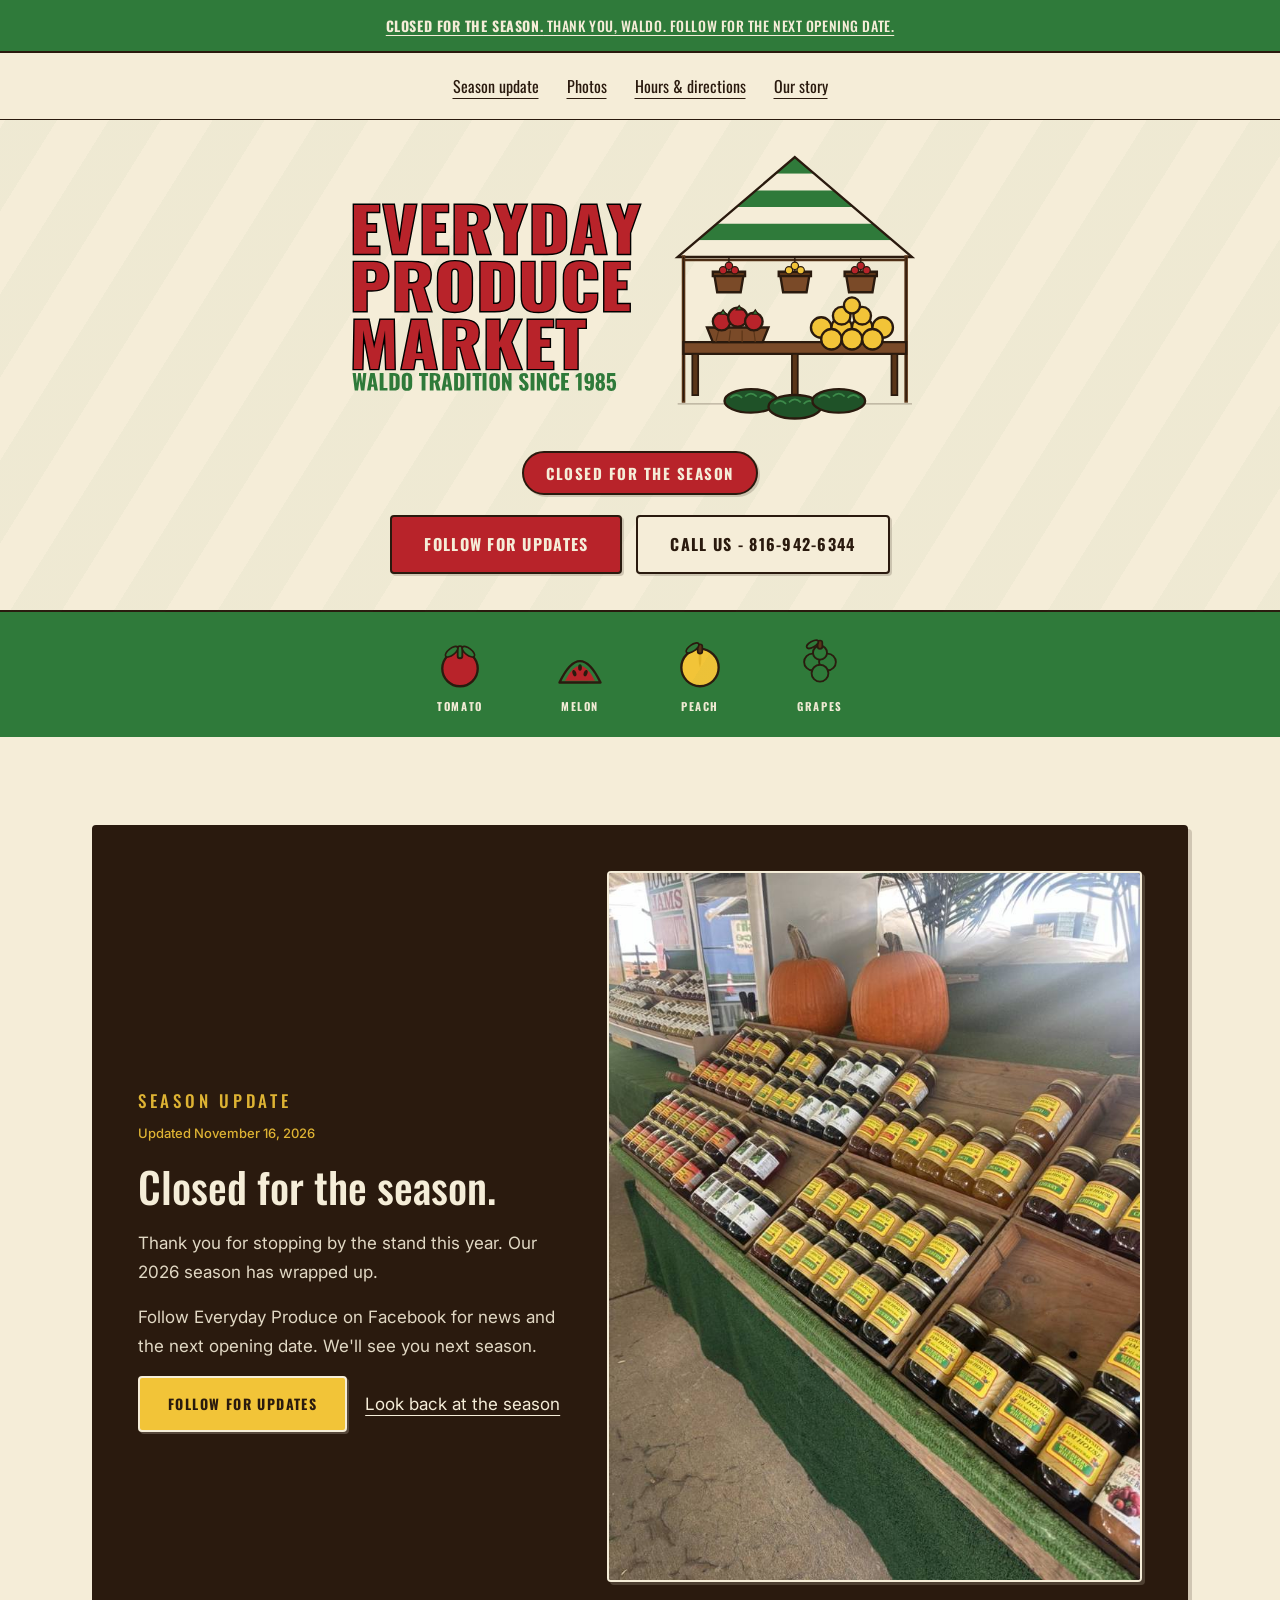
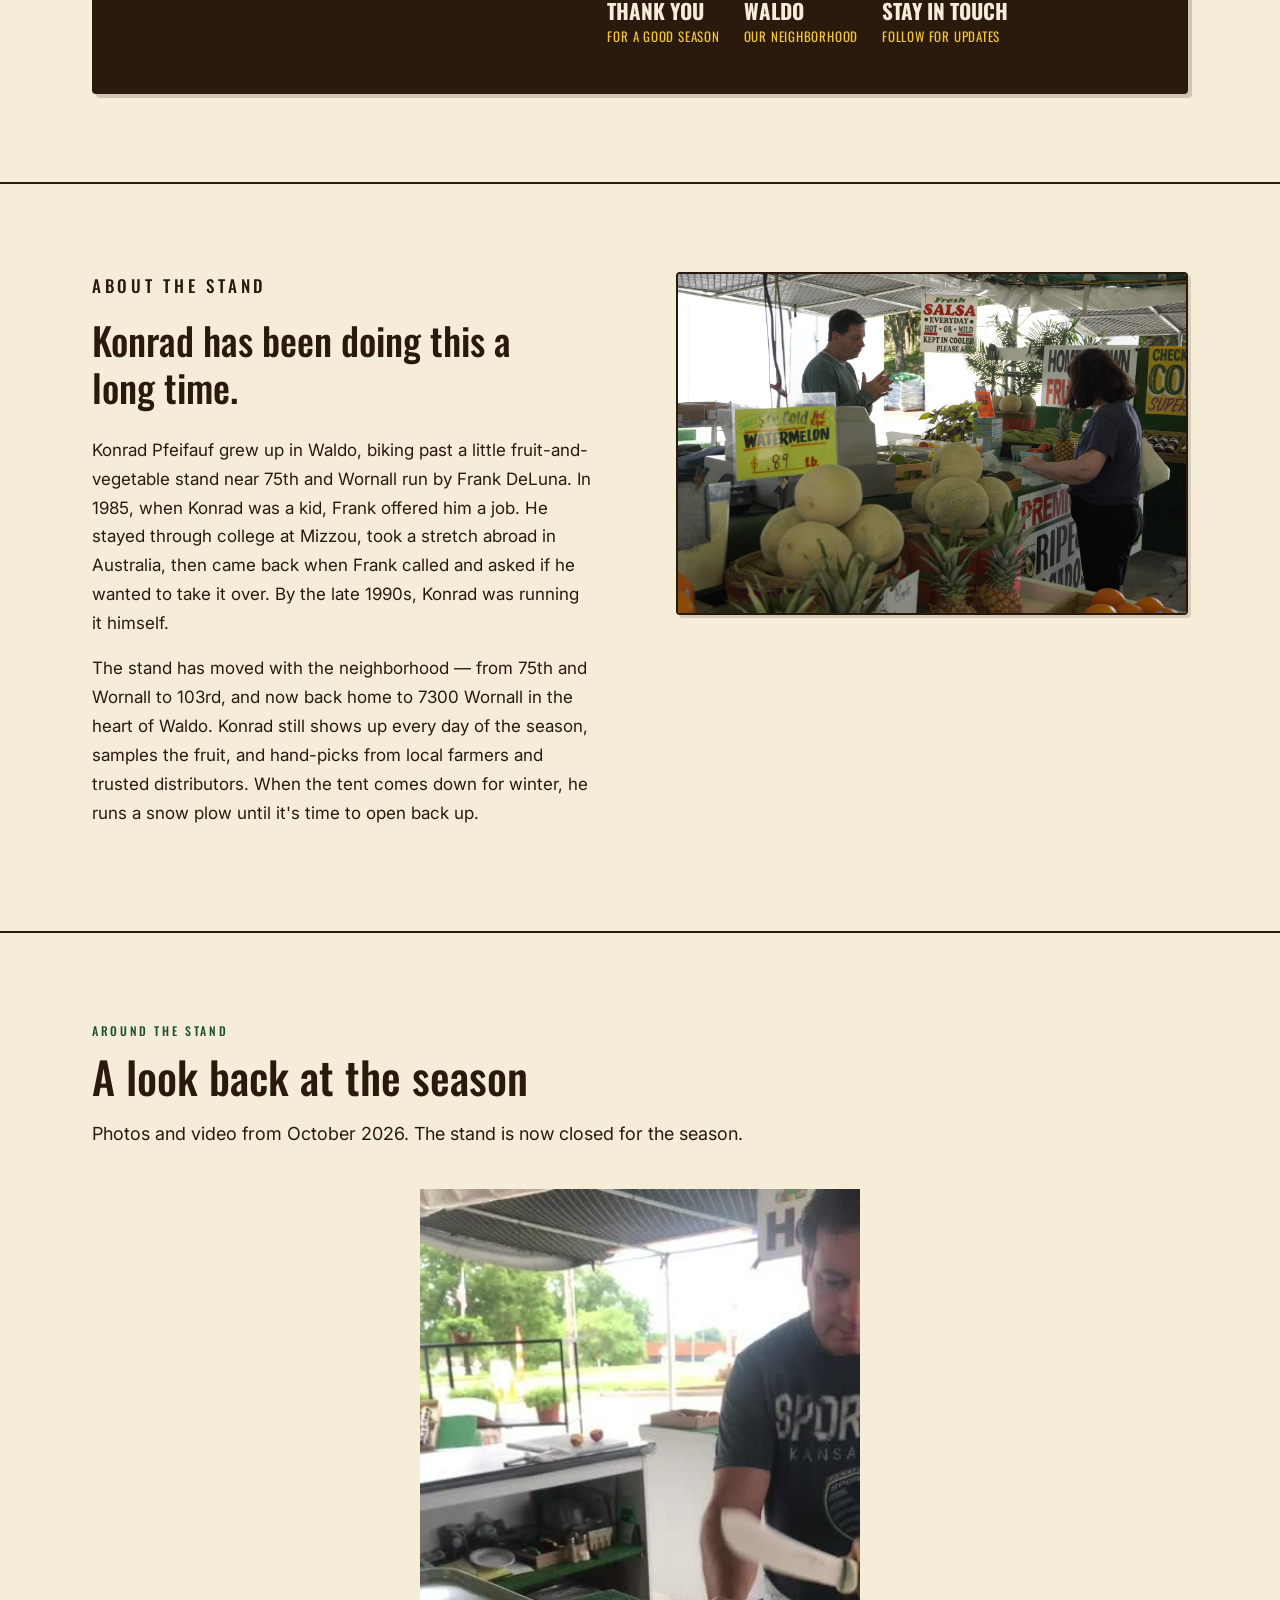
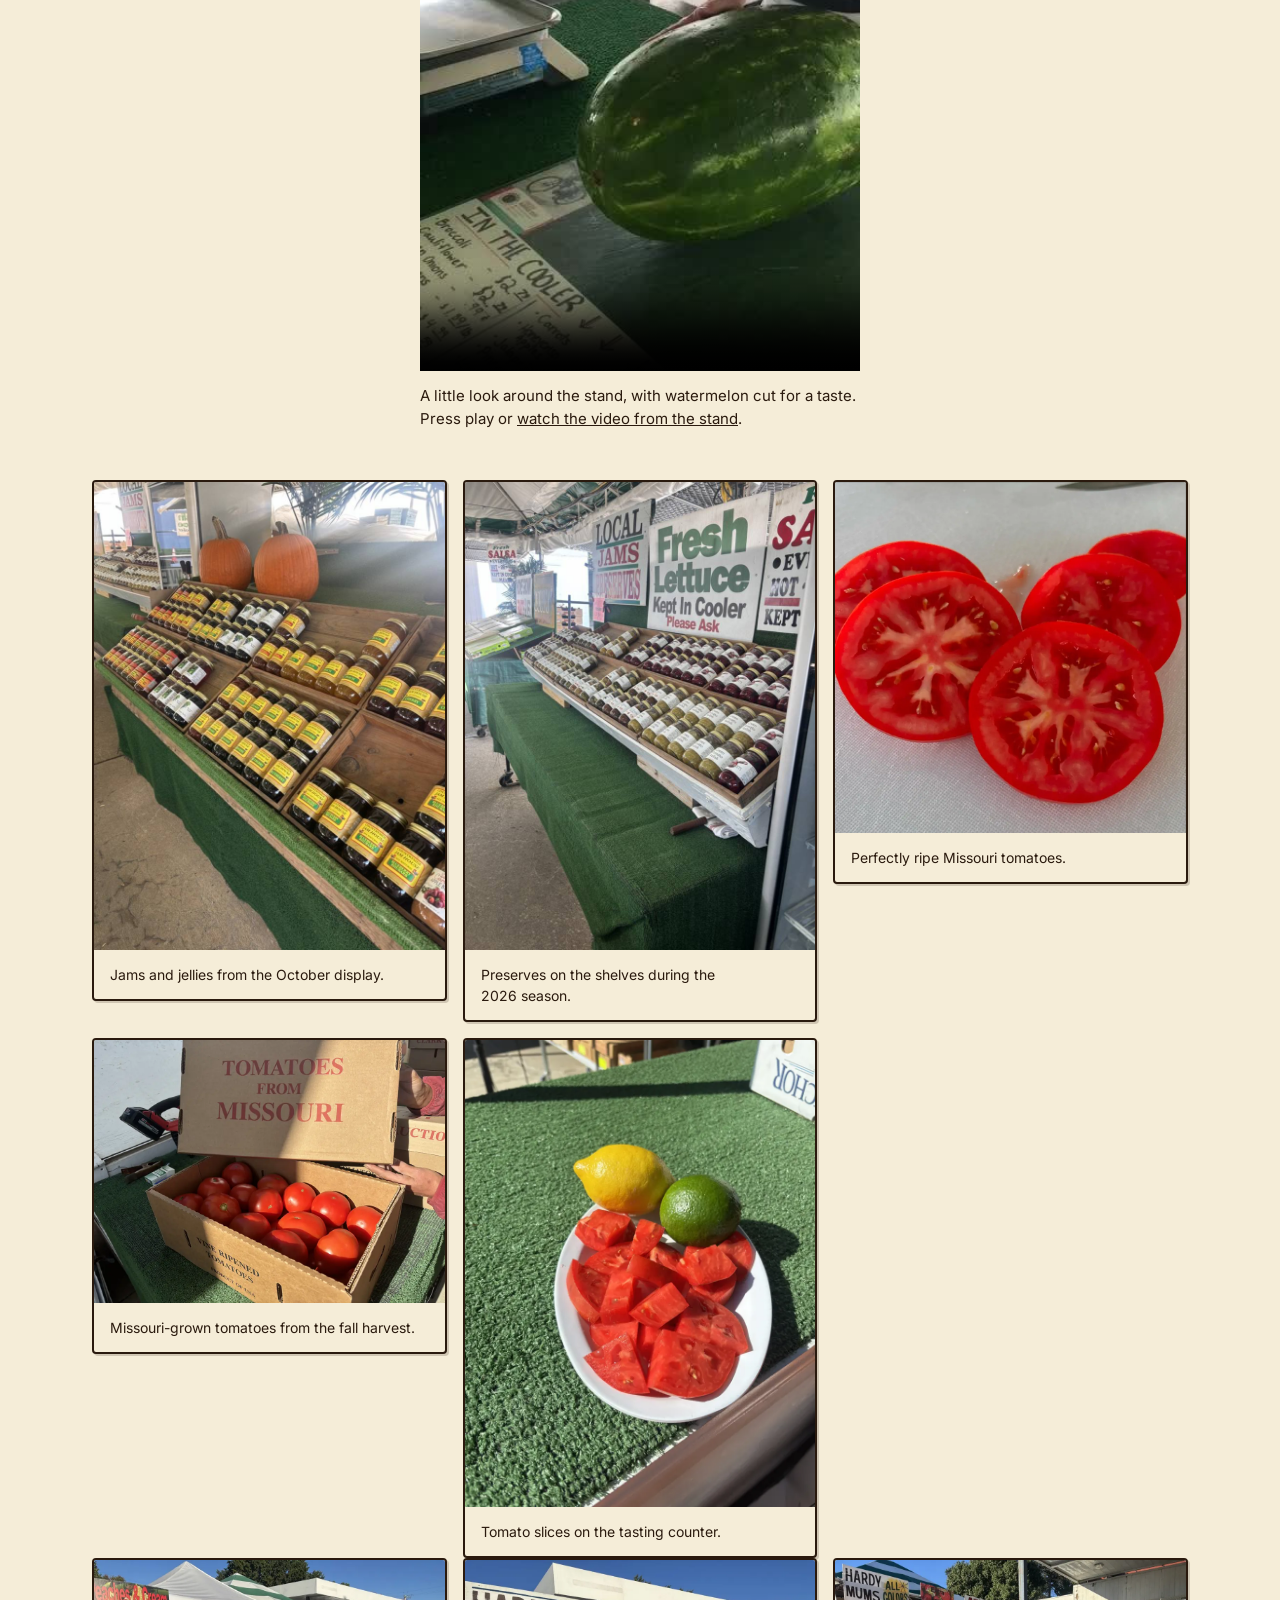
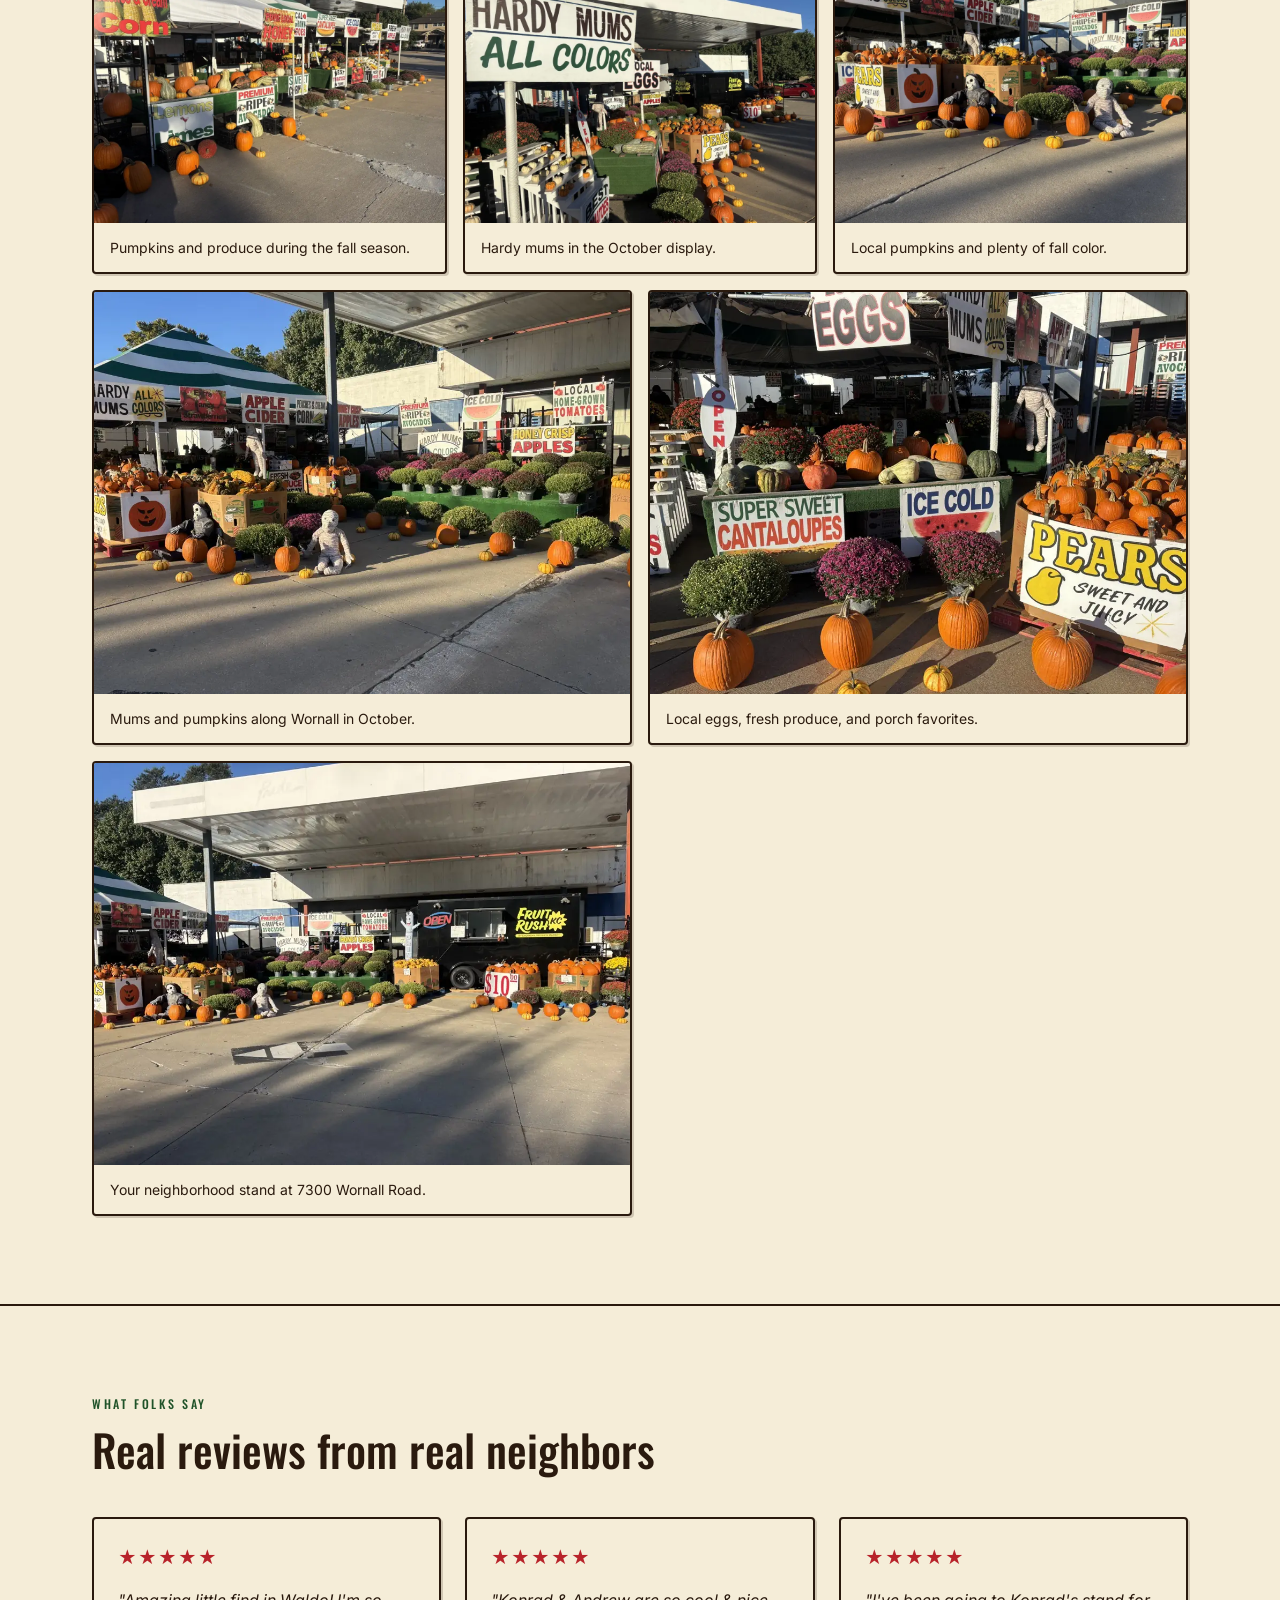
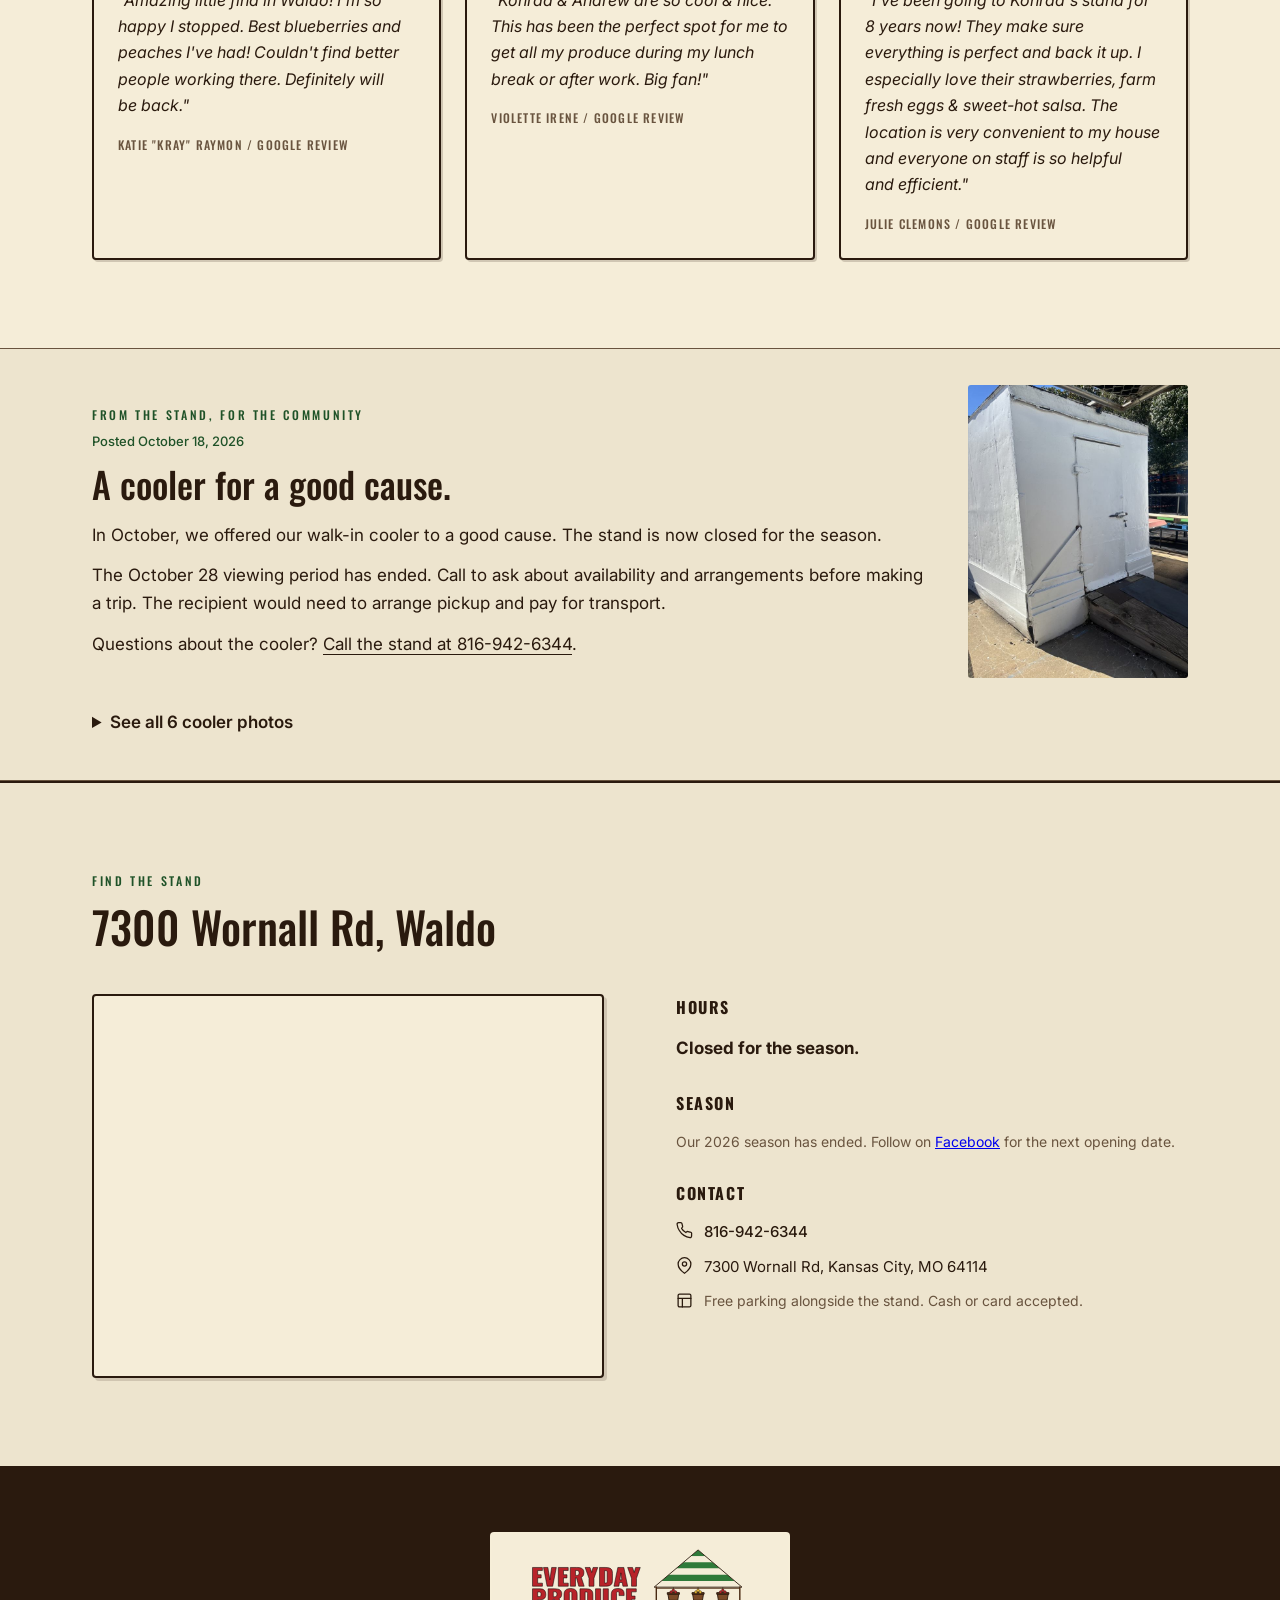
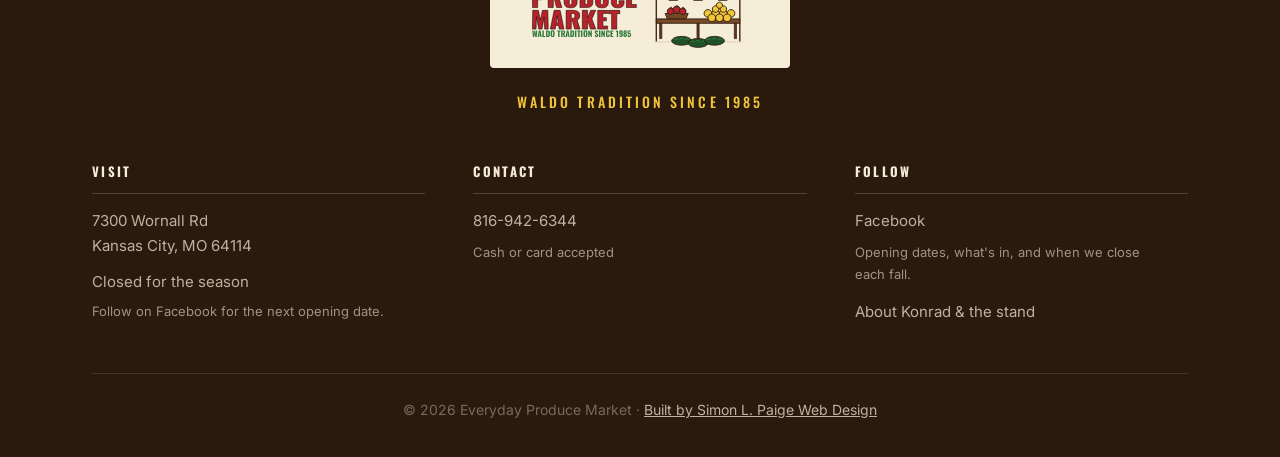
<file: index.html>
<!DOCTYPE html>
<html lang="en">
<head>
  <meta charset="UTF-8">
  <meta name="viewport" content="width=device-width, initial-scale=1.0">
  <title>Everyday Produce Market | Fresh Local Produce in Waldo, Kansas City</title>
  <meta name="description" content="Closed for the season. Thank you, Waldo, for another year at Everyday Produce Market. Follow on Facebook for the next opening date. 7300 Wornall Rd, Kansas City.">
  <meta property="og:title" content="Everyday Produce Market | Closed for the Season">
  <meta property="og:description" content="Closed for the season. Thank you, Waldo, for another year at Everyday Produce Market. Follow on Facebook for the next opening date. 7300 Wornall Rd, Kansas City.">
  <meta property="og:image" content="https://everyday-produce.com/photos/weekly-update-2026-10-17/ripe-missouri-tomato-slices.jpg">
  <meta property="og:image:alt" content="Ripe Missouri tomato slices photographed at the stand during the 2026 season.">
  <meta name="twitter:card" content="summary_large_image">
  <meta property="og:locale" content="en_US">
  <meta property="og:site_name" content="Everyday Produce Market">
  <meta property="og:type" content="website">
  <meta property="og:url" content="https://everyday-produce.com">
  <link rel="canonical" href="https://everyday-produce.com">
  <link rel="icon" href="assets/favicon.svg">
  <meta name="theme-color" content="#2F7A3A">
  <link rel="preload" as="image" href="assets/logo-horizontal.svg?v=3" fetchpriority="high">
  <link rel="preconnect" href="https://fonts.googleapis.com">
  <link rel="preconnect" href="https://fonts.gstatic.com" crossorigin>
  <link href="https://fonts.googleapis.com/css2?family=Alfa+Slab+One&family=Oswald:wght@500;700&family=Inter:wght@400;500;600&display=swap" rel="stylesheet">
  <style>
    :root {
      --red:        #B8232A;
      --red-dark:   #8F1A20;
      --green:      #2F7A3A;
      --green-dark: #1F5228;
      --yellow:     #F2C438;
      --brown:      #7A4A28;
      --brown-dark: #5A3518;
      --cream:      #F5EDD8;
      --cream-mid:  #EDE4CE;
      --ink:        #2A1A0E;
      --ink-muted:  #69543F;
      --shadow:     2px 2px 0 rgba(42,26,14,0.18);
    }
    *, *::before, *::after { box-sizing: border-box; margin: 0; padding: 0; }
    html { scroll-behavior: smooth; }
    body {
      background: var(--cream);
      color: var(--ink);
      font-family: 'Inter', sans-serif;
      font-size: 17px;
      line-height: 1.65;
      text-wrap: pretty;
    }

    img { display: block; max-width: 100%; }

    /* Skip link */
    .skip-link {
      position: absolute; top: -200%; left: 16px;
      background: var(--ink); color: var(--cream);
      padding: 8px 20px; border-radius: 4px;
      font-family: 'Oswald', sans-serif; font-weight: 700; font-size: 14px;
      text-transform: uppercase; letter-spacing: 0.08em; text-decoration: none;
      z-index: 9999;
    }
    .skip-link:focus { top: 12px; }

    /* Global layout */
    .container { max-width: 1160px; margin: 0 auto; padding: 0 32px; }
    .section-pad { padding: 88px 0; }
    @media (max-width: 768px) { .section-pad { padding: 56px 0; } .container { padding: 0 20px; } }

    /* Typography helpers */
    .eyebrow {
      font-family: 'Oswald', sans-serif; font-weight: 500;
      font-size: 12px; text-transform: uppercase; letter-spacing: 0.22em;
      color: var(--green-dark); margin-bottom: 8px;
    }
    .section-h2 {
      font-family: 'Oswald', sans-serif; font-weight: 500;
      font-size: clamp(28px, 4vw, 44px); line-height: 1.25; color: var(--ink);
    }

    /* Buttons */
    .btn {
      display: inline-flex; align-items: center; justify-content: center;
      font-family: 'Oswald', sans-serif; font-weight: 700; font-size: 16px;
      text-transform: uppercase; letter-spacing: 0.08em; text-decoration: none;
      padding: 14px 32px; border-radius: 4px; border: 2px solid var(--ink);
      cursor: pointer; transition: background 120ms, transform 120ms;
      box-shadow: var(--shadow); white-space: nowrap;
    }
    .btn:focus-visible { outline: 3px solid var(--ink); outline-offset: 3px; }
    .btn-primary  { background: var(--red);   color: var(--cream); }
    .btn-primary:hover  { background: var(--red-dark); transform: translateY(-1px); }
    .btn-secondary { background: var(--cream); color: var(--ink); }
    .btn-secondary:hover { background: #e6dcc4; transform: translateY(-1px); }

    /* Status pill */
    .status-pill {
      display: inline-flex; align-items: center; gap: 8px;
      font-family: 'Oswald', sans-serif; font-weight: 700; font-size: 15px;
      text-transform: uppercase; letter-spacing: 0.10em; color: var(--cream);
      padding: 8px 22px; border-radius: 999px; border: 2px solid var(--ink);
      box-shadow: var(--shadow);
    }
    .status-open   { background: var(--green); }
    .status-closed { background: var(--red); }

    /* Cards */
    .card {
      background: var(--cream); border: 2px solid var(--ink);
      box-shadow: var(--shadow); border-radius: 4px; padding: 24px;
    }

    /* Logo image */
    .ep-logo { display: block; width: 100%; height: auto; }
    .hero-logo { max-width: 640px; width: 100%; }
    .footer-logo-img { max-width: 240px; width: 100%; }

    /* HERO */
    #hero {
      background: var(--cream);
      display: flex; flex-direction: column; position: relative; overflow: hidden;
    }
    #hero::before {
      content: ''; position: absolute; inset: 0; pointer-events: none;
      background: repeating-linear-gradient(
        -58deg, transparent 0, transparent 44px,
        rgba(47,122,58,0.032) 44px, rgba(47,122,58,0.032) 88px
      );
    }
    .hero-inner {
      flex: 1; display: flex; flex-direction: column;
      align-items: center; justify-content: center;
      text-align: center; padding: 32px 24px 36px; gap: 20px;
      position: relative; z-index: 1;
    }
    .hero-ctas { display: flex; flex-wrap: wrap; justify-content: center; gap: 14px; }

    /* Produce strip */
    .produce-strip {
      border-top: 2px solid var(--ink); background: var(--green);
      padding: 22px 32px; display: flex; justify-content: center;
      align-items: center; gap: clamp(20px, 5vw, 64px); flex-wrap: wrap;
    }
    .produce-chip {
      display: flex; flex-direction: column; align-items: center; gap: 7px;
    }
    .produce-chip svg { width: 56px; height: 56px; }
    .produce-chip span {
      font-family: 'Oswald', sans-serif; font-weight: 700; font-size: 11px;
      text-transform: uppercase; letter-spacing: 0.14em; color: var(--cream);
    }

    /* ABOUT */
    #about { border-top: 2px solid var(--ink); }
    .about-grid {
      display: grid; grid-template-columns: 1fr 1fr;
      gap: 72px; align-items: start;
    }
    @media (max-width: 768px) { .about-grid { grid-template-columns: 1fr; gap: 40px; } }
    .about-h2 {
      font-family: 'Oswald', sans-serif; font-weight: 500; font-size: clamp(26px, 3.5vw, 38px);
      line-height: 1.25; margin: 8px 0 24px; color: var(--ink);
    }
    .about-text p { font-size: 17px; line-height: 1.7; margin-bottom: 16px; color: var(--ink); }
    .about-photo {
      width: 100%; height: auto; display: block;
      border: 2px solid var(--ink); box-shadow: 3px 3px 0 rgba(42,26,14,0.15);
      border-radius: 4px;
    }

    /* GALLERY */
    #gallery { border-top: 2px solid var(--ink); background: var(--cream); }
    .gallery-header { margin-bottom: 40px; }
    .gallery-grid {
      display: grid;
      grid-template-columns: repeat(4, 1fr);
      grid-auto-rows: 240px;
      gap: 16px;
    }
    .gallery-item {
      border: 2px solid var(--ink);
      box-shadow: var(--shadow);
      border-radius: 4px;
      overflow: hidden;
      position: relative;
      background: var(--cream);
    }
    .gallery-item img {
      width: 100%;
      height: 100%;
      object-fit: cover;
      object-position: center center;
      display: block;
      transition: transform 250ms cubic-bezier(0.4, 0, 0.2, 1);
    }
    .gallery-item:hover img,
    .gallery-item:focus-within img { transform: scale(1.04); }
    .gallery-item.tall { grid-row: span 2; }
    .gallery-item.wide { grid-column: span 2; }
    .gallery-grid.bottom-gallery {
      grid-template-columns: repeat(2, minmax(0, 1fr));
      grid-auto-rows: auto;
      margin-top: 16px;
    }
    .bottom-gallery .gallery-item {
      aspect-ratio: 4 / 3;
    }
    @media (max-width: 760px) {
      .gallery-grid {
        grid-template-columns: repeat(2, 1fr);
        grid-auto-rows: 220px;
      }
      .gallery-grid.bottom-gallery {
        grid-template-columns: 1fr;
      }
      .gallery-item.wide { grid-column: span 2; }
    }
    @media (max-width: 520px) {
      .gallery-grid { grid-template-columns: 1fr; }
      .gallery-item.wide { grid-column: span 1; }
    }
    @media (prefers-reduced-motion: reduce) {
      .gallery-item img { transition: none; }
      .gallery-item:hover img,
      .gallery-item:focus-within img { transform: none; }
    }


    /* REVIEWS */
    #reviews { border-top: 2px solid var(--ink); }
    .reviews-grid {
      display: grid; grid-template-columns: repeat(3,1fr); gap: 24px; margin-top: 40px;
    }
    @media (max-width: 900px) { .reviews-grid { grid-template-columns: 1fr; } }
    .review-card {
      background: var(--cream); border: 2px solid var(--ink);
      box-shadow: var(--shadow); border-radius: 4px; padding: 24px;
    }
    .review-stars { color: var(--red); font-size: 18px; letter-spacing: 1px; margin-bottom: 14px; }
    .review-quote { font-style: italic; line-height: 1.65; margin-bottom: 16px; font-size: 16px; }
    .review-meta {
      font-family: 'Oswald', sans-serif; font-weight: 500; font-size: 12px;
      text-transform: uppercase; letter-spacing: 0.1em; color: var(--ink-muted);
    }

    /* VISIT */
    #visit { background: var(--cream-mid); border-top: 2px solid var(--ink); }
    .visit-grid {
      display: grid; grid-template-columns: 1fr 1fr; gap: 72px; align-items: start; margin-top: 40px;
    }
    @media (max-width: 768px) { .visit-grid { grid-template-columns: 1fr; gap: 40px; } }
    .map-frame {
      width: 100%; aspect-ratio: 4/3;
      border: 2px solid var(--ink); box-shadow: 3px 3px 0 rgba(42,26,14,0.15);
      border-radius: 4px; overflow: hidden; background: var(--cream);
    }
    .map-frame iframe { width: 100%; height: 100%; border: 0; display: block; }
    .hours-h3 {
      font-family: 'Oswald', sans-serif; font-weight: 700; font-size: 16px;
      text-transform: uppercase; letter-spacing: 0.1em; margin-bottom: 14px; margin-top: 28px;
    }
    .hours-h3:first-child { margin-top: 0; }
    .hours-table { width: 100%; border-collapse: collapse; margin-bottom: 8px; }
    .hours-table th {
      font-family: 'Oswald', sans-serif; font-weight: 700; font-size: 12px;
      text-transform: uppercase; letter-spacing: 0.12em; padding: 6px 0;
      text-align: left; border-bottom: 2px solid var(--ink); color: var(--ink);
    }
    .hours-table th:last-child { text-align: right; }
    .hours-table td {
      font-family: 'Inter', sans-serif; font-size: 15px; line-height: 1.5;
      padding: 9px 0; border-bottom: 1px solid rgba(42,26,14,0.12); color: var(--ink);
    }
    .hours-table td:last-child { text-align: right; font-weight: 500; }
    .contact-row { display: flex; align-items: flex-start; gap: 11px; margin-bottom: 10px; font-size: 15px; }
    .contact-row svg { flex-shrink: 0; margin-top: 2px; }
    .contact-row a { color: var(--ink); text-decoration: none; font-weight: 500; }
    .contact-row a:hover { color: var(--red); }
    .contact-note { font-size: 14px; color: var(--ink-muted); line-height: 1.5; }

    /* FOOTER */
    footer {
      background: var(--ink); color: var(--cream);
      padding: 64px 0 36px; border-top: 2px solid var(--ink);
    }
    .footer-top { text-align: center; margin-bottom: 48px; }
    .footer-logo-badge {
      display: inline-block; background: var(--cream);
      border: 2px solid rgba(245,237,216,0.25); border-radius: 4px;
      padding: 14px 28px; margin-bottom: 14px;
    }
    .footer-tagline {
      font-family: 'Oswald', sans-serif; font-weight: 500; font-size: 14px;
      text-transform: uppercase; letter-spacing: 0.22em; color: var(--yellow);
    }
    .footer-cols {
      display: grid; grid-template-columns: repeat(3,1fr); gap: 48px; margin-bottom: 48px;
    }
    @media (max-width: 768px) { .footer-cols { grid-template-columns: 1fr; gap: 32px; } }
    .footer-col h4 {
      font-family: 'Oswald', sans-serif; font-weight: 700; font-size: 13px;
      text-transform: uppercase; letter-spacing: 0.18em; color: var(--cream);
      padding-bottom: 10px; margin-bottom: 14px;
      border-bottom: 1px solid rgba(245,237,216,0.2);
    }
    .footer-col p, .footer-col a {
      font-family: 'Inter', sans-serif; font-size: 15px; line-height: 1.7;
      color: rgba(245,237,216,0.72); text-decoration: none; display: block;
    }
    .footer-col a:hover { color: var(--cream); }
    .footer-dim { font-size: 13px !important; opacity: 0.8; margin-top: 6px; }
    .footer-bottom {
      border-top: 1px solid rgba(245,237,216,0.12); padding-top: 24px;
      text-align: center; font-family: 'Inter', sans-serif; font-size: 14px;
      color: rgba(245,237,216,0.38);
    }
    .footer-bottom a {
      color: rgba(245,237,216,0.72);
      text-decoration: underline;
    }
    .footer-bottom a:hover {
      color: var(--cream);
    }
    /* THIS WEEK CALLOUT */

    .this-week-callout {
      background: var(--ink);
      color: var(--cream);
      border: 2px solid var(--ink);
      box-shadow: 4px 4px 0 rgba(42,26,14,0.18);
      border-radius: 4px;
      padding: clamp(24px, 4vw, 44px);
      display: grid;
      grid-template-columns: 0.9fr 1.1fr;
      gap: 32px;
      align-items: center;
    }
    @media (max-width: 820px) { .this-week-callout { grid-template-columns: 1fr; } }
    .this-week-callout .eyebrow { color: var(--yellow); }
    .this-week-callout h2 {
      font-family: 'Oswald', sans-serif;
      font-weight: 500;
      font-size: clamp(26px, 4vw, 42px);
      line-height: 1.25;
      margin: 8px 0 16px;
    }
    .this-week-callout p { font-size: 17px; line-height: 1.7; margin-bottom: 16px; opacity: 0.9; }
    .this-week-callout .callout-cta {
      display: inline-block;
      background: var(--yellow);
      color: var(--ink);
      padding: 14px 28px;
      border-radius: 4px;
      border: 2px solid var(--cream);
      font-family: 'Oswald', sans-serif;
      font-weight: 700;
      font-size: 14px;
      letter-spacing: 0.1em;
      text-transform: uppercase;
      text-decoration: none;
      box-shadow: 2px 2px 0 rgba(245,237,216,0.22);
    }
    .this-week-callout .callout-cta:hover,
    .this-week-callout .callout-cta:focus { background: var(--red); color: var(--cream); }
    .callout-photo-slot {
      margin-bottom: 18px;
      border: 2px solid var(--cream);
      border-radius: 4px;
      overflow: hidden;
      box-shadow: 3px 3px 0 rgba(245,237,216,0.18);
    }
    .callout-photo-slot img {
      width: 100%; height: auto; display: block;
    }
    

    .house-stat-row { display: flex; flex-wrap: wrap; gap: 18px; }
    .house-stat { font-family: 'Oswald', sans-serif; }
    .house-stat .num { display: block; color: var(--cream); font-size: 21px; font-weight: 700; line-height: 1; text-transform: uppercase; }
    .house-stat .label { display: block; color: var(--yellow); font-size: 11px; letter-spacing: 0.14em; margin-top: 5px; text-transform: uppercase; }

/* TODAY'S NEWS BANNER */
    .news-banner {
      background: var(--green);
      color: var(--cream);
      border-bottom: 2px solid var(--ink);
      text-align: center;
      padding: 14px 20px;
      font-family: 'Oswald', sans-serif;
      font-weight: 500;
      font-size: 14px;
      letter-spacing: 0.04em;
      text-transform: uppercase;
    }
    .news-banner strong { font-weight: 700; }
    .news-banner a { color: inherit; text-decoration: underline; text-underline-offset: 3px; }
    .news-banner a:hover { color: var(--yellow); }
    @media (max-width: 640px) {
      .news-banner { font-size: 13px; padding: 12px 16px; }
    }

    /* SEASON LEDE (the "Right now" line) */
    .season-lede {
      font-size: 18px;
      line-height: 1.6;
      margin-top: 16px;
      max-width: 760px;
      color: var(--ink);
    }

    /* Gallery: ensure <picture> wrappers fill their tile */
    .gallery-item picture { display: block; width: 100%; height: 100%; }
  


    /* Keep seasonal photos whole, with captions that explain the display. */
    .quick-nav { display: flex; flex-wrap: wrap; justify-content: center; gap: 4px 16px; padding: 10px 20px; border-bottom: 1px solid var(--ink); }
    .quick-nav a { color: var(--ink); font-family: 'Oswald', sans-serif; font-size: 16px; padding: 10px 6px; text-underline-offset: 5px; }
    a:focus-visible { outline: 3px solid var(--ink); outline-offset: 4px; }
    .this-week-callout a:focus-visible, footer a:focus-visible { outline-color: var(--cream); }
    .market-video { max-width: 440px; margin: 0 auto 36px; }
    .market-video video { display: block; width: 100%; height: auto; background: #15251a; color: var(--cream); }
    .market-video figcaption a { color: var(--ink); }
    .market-video figcaption { padding: 14px 0; font-size: 15px; line-height: 1.5; }
    .update-date { display: block; font-family: 'Inter', sans-serif; font-size: 13px; letter-spacing: 0; text-transform: none; margin-top: 6px; }
    .callout-actions { display: flex; flex-wrap: wrap; align-items: center; gap: 18px; }
    .callout-link { color: var(--cream); text-underline-offset: 5px; padding: 10px 0; }
    .house-stat-row { gap: 24px; }
    .house-stat .label { font-size: 13px; letter-spacing: 0.06em; }
    .gallery-grid { grid-template-columns: repeat(3, minmax(0, 1fr)); grid-auto-rows: auto; align-items: start; }
    .gallery-item img { height: auto; object-fit: contain; transition: none; }
    .gallery-item:hover img, .gallery-item:focus-within img { transform: none; }
    .gallery-item picture { height: auto; }
    .gallery-item figcaption { padding: 14px 16px; font-size: 14px; line-height: 1.5; }
    .bottom-gallery .gallery-item { aspect-ratio: auto; }
    section { scroll-margin-top: 16px; }
    @media (max-width: 760px) { .gallery-grid { grid-template-columns: 1fr; } .gallery-item { max-width: 520px; width: 100%; margin: 0 auto; } }
    @media (prefers-reduced-motion: reduce) { html { scroll-behavior: auto; } .btn { transition: none; } }
    /* A quiet community notice alongside the visit information. */
    .community-notice { padding: 36px 0; border-top: 1px solid var(--ink-muted); border-bottom: 1px solid var(--ink-muted); background: var(--cream-mid); }
    .community-layout { display: grid; grid-template-columns: minmax(0, 1fr) 220px; gap: 32px; align-items: center; }
    .community-copy h2 { font-family: 'Oswald', sans-serif; font-size: clamp(26px, 4vw, 36px); font-weight: 500; line-height: 1.2; margin: 10px 0 16px; }
    .community-copy p + p { margin-top: 12px; }
    .community-notice a { color: var(--ink); text-underline-offset: 4px; }
    .community-photo { width: 220px; height: auto; border-radius: 3px; }
    .community-notice details { margin-top: 22px; }
    .community-notice summary { cursor: pointer; padding: 8px 0; font-weight: 600; }
    .cooler-photos { display: grid; grid-template-columns: repeat(3, minmax(0, 1fr)); gap: 16px; margin-top: 16px; }
    .cooler-photos img { width: 100%; height: auto; }
    @media (max-width: 600px) { .community-layout { grid-template-columns: 1fr; gap: 20px; } .community-photo { width: 100%; max-width: 260px; } .cooler-photos { grid-template-columns: repeat(2, minmax(0, 1fr)); gap: 12px; } }
  </style>
</head>
<body>
<h1 style="position:absolute;left:-9999px;width:1px;height:1px;overflow:hidden">Everyday Produce Market - Fresh Local Produce in Waldo, Kansas City</h1>

  <a class="skip-link" href="#main">Skip to main content</a>
  <!-- TODAY'S NEWS BANNER -->
  <header>
  <div class="news-banner" role="region" aria-label="Latest update from the stand">
    <a href="#this-week"><strong>Closed for the season.</strong> Thank you, Waldo. Follow for the next opening date.</a>
  </div>

  <nav class="quick-nav" aria-label="Main navigation">
    <a href="#this-week">Season update</a><a href="#gallery">Photos</a><a href="#visit">Hours &amp; directions</a><a href="about.html">Our story</a>
  </nav>
  </header>

  <main id="main">

    <!-- HERO -->
    <section id="hero" aria-label="Hero">
      <div class="hero-inner">
        <img src="assets/logo-horizontal.svg?v=3" alt="Everyday Produce Market - Waldo Tradition Since 1985" class="ep-logo hero-logo" width="920" height="400">

        <div id="status-pill" class="status-pill status-closed" aria-live="polite" aria-atomic="true" aria-label="Seasonal hours">
          Closed for the season
        </div>

        <div class="hero-ctas">
          <a href="https://www.facebook.com/everydayproduce"
             class="btn btn-primary" target="_blank" rel="noopener">Follow for updates</a>
          <a href="tel:+18169426344" class="btn btn-secondary">Call us - 816-942-6344</a>
        </div>
      </div>

      <!-- Produce strip -->
      <div class="produce-strip" aria-hidden="true" role="presentation">

        <!-- Tomato -->
        <div class="produce-chip">
          <svg viewBox="0 0 60 60" fill="none" xmlns="http://www.w3.org/2000/svg">
            <circle cx="30" cy="37" r="19" fill="#B8232A" stroke="#2A1A0E" stroke-width="2.5"/>
            <rect x="27.5" y="13" width="5" height="13" rx="2.5" fill="#2F7A3A" stroke="#2A1A0E" stroke-width="2"/>
            <ellipse cx="21" cy="19" rx="8" ry="3.5" fill="#2F7A3A" stroke="#2A1A0E" stroke-width="1.8" transform="rotate(-38 21 19)"/>
            <ellipse cx="39" cy="19" rx="8" ry="3.5" fill="#2F7A3A" stroke="#2A1A0E" stroke-width="1.8" transform="rotate(38 39 19)"/>
          </svg>
          <span>Tomato</span>
        </div>

        <!-- Watermelon slice -->
        <div class="produce-chip">
          <svg viewBox="0 0 60 60" fill="none" xmlns="http://www.w3.org/2000/svg">
            <path d="M8 52 Q30 6 52 52Z" fill="#2F7A3A" stroke="#2A1A0E" stroke-width="2.5" stroke-linejoin="round"/>
            <path d="M14 50 Q30 18 46 50Z" fill="#B8232A"/>
            <ellipse cx="24" cy="42" rx="2" ry="3.5" fill="#2A1A0E" transform="rotate(-18 24 42)"/>
            <ellipse cx="30" cy="36" rx="2" ry="3.5" fill="#2A1A0E"/>
            <ellipse cx="36" cy="42" rx="2" ry="3.5" fill="#2A1A0E" transform="rotate(18 36 42)"/>
          </svg>
          <span>Melon</span>
        </div>

        <!-- Peach -->
        <div class="produce-chip">
          <svg viewBox="0 0 60 60" fill="none" xmlns="http://www.w3.org/2000/svg">
            <circle cx="30" cy="36" r="20" fill="#F2C438" stroke="#2A1A0E" stroke-width="2.5"/>
            <path d="M30 16 Q27 26 30 36 Q33 26 30 16" fill="#D4A419" opacity="0.5"/>
            <rect x="27.5" y="11" width="5" height="10" rx="2.5" fill="#5A3518" stroke="#2A1A0E" stroke-width="1.8"/>
            <ellipse cx="22" cy="15" rx="8" ry="3.5" fill="#2F7A3A" stroke="#2A1A0E" stroke-width="1.8" transform="rotate(-35 22 15)"/>
          </svg>
          <span>Peach</span>
        </div>

        <!-- Grapes -->
        <div class="produce-chip">
          <svg viewBox="0 0 60 60" fill="none" xmlns="http://www.w3.org/2000/svg">
            <circle cx="22" cy="30" r="9"  fill="#2F7A3A" stroke="#2A1A0E" stroke-width="2"/>
            <circle cx="38" cy="30" r="9"  fill="#2F7A3A" stroke="#2A1A0E" stroke-width="2"/>
            <circle cx="30" cy="42" r="9"  fill="#2F7A3A" stroke="#2A1A0E" stroke-width="2"/>
            <circle cx="30" cy="20" r="7.5" fill="#2F7A3A" stroke="#2A1A0E" stroke-width="2"/>
            <rect x="27.5" y="7" width="5" height="9" rx="2.5" fill="#5A3518" stroke="#2A1A0E" stroke-width="1.8"/>
            <ellipse cx="22" cy="11" rx="7" ry="3" fill="#2F7A3A" stroke="#2A1A0E" stroke-width="1.8" transform="rotate(-30 22 11)"/>
          </svg>
          <span>Grapes</span>
        </div>

      </div>
    </section>


    <!-- THIS WEEK CALLOUT -->
    <section id="this-week" class="section-pad callout-section" aria-labelledby="weekly-heading">
      <div class="container">
        <div class="house-callout this-week-callout">
          <div class="callout-copy">
            <p class="eyebrow">Season update <time class="update-date" datetime="2026-11-16">Updated November 16, 2026</time></p>
            <h2 id="weekly-heading">Closed for the season.</h2>
            <p>Thank you for stopping by the stand this year. Our 2026 season has wrapped up.</p>
            <p>Follow Everyday Produce on Facebook for news and the next opening date. We'll see you next season.</p>
            <div class="callout-actions"><a href="https://www.facebook.com/everydayproduce" class="callout-cta" target="_blank" rel="noopener">Follow for updates</a><a href="#gallery" class="callout-link">Look back at the season</a></div>
          </div>
          <div class="callout-card">
            <div class="callout-photo-slot">
              <img src="photos/weekly-update-2026-10-20/jams-and-jellies.jpg" alt="Jars of jams and jellies displayed in wooden bins beside pumpkins at Everyday Produce." loading="lazy" width="720" height="960">
            </div>
            <div class="house-stat-row">
              <div class="house-stat"><span class="num">Thank you</span><span class="label">for a good season</span></div>
              <div class="house-stat"><span class="num">Waldo</span><span class="label">our neighborhood</span></div>
              <div class="house-stat"><span class="num">Stay in touch</span><span class="label">follow for updates</span></div>
            </div>
          </div>
        </div>
      </div>
    </section>

    <!-- ABOUT -->
    <section id="about" class="section-pad">
      <div class="container">
        <div class="about-grid">

          <div class="about-text">
            <p class="eyebrow">About the stand</p>
            <h2 class="about-h2">Konrad has been doing this a long time.</h2>
            <p>Konrad Pfeifauf grew up in Waldo, biking past a little fruit-and-vegetable stand near 75th and Wornall run by Frank DeLuna. In 1985, when Konrad was a kid, Frank offered him a job. He stayed through college at Mizzou, took a stretch abroad in Australia, then came back when Frank called and asked if he wanted to take it over. By the late 1990s, Konrad was running it himself.</p>
            <p>The stand has moved with the neighborhood &mdash; from 75th and Wornall to 103rd, and now back home to 7300 Wornall in the heart of Waldo. Konrad still shows up every day of the season, samples the fruit, and hand-picks from local farmers and trusted distributors. When the tent comes down for winter, he runs a snow plow until it's time to open back up.</p>
          </div>

          <img class="about-photo"
               src="photos/about-customers.jpg"
               alt="Konrad at the register helping a customer under the stand's awning on Wornall Rd"
               width="1600" height="1067" loading="lazy">

        </div>
      </div>
    </section>

    <!-- GALLERY -->
    <section id="gallery" class="section-pad" aria-label="Around the stand">
      <div class="container">
        <div class="gallery-header">
          <p class="eyebrow">Around the stand</p>
          <h2 class="section-h2">A look back at the season</h2>
          <p class="season-lede">Photos and video from October 2026. The stand is now closed for the season.</p>
        </div>


        <figure class="market-video">
          <video controls playsinline preload="none" poster="photos/weekly-update-2026-10-17/watermelon-video-poster.jpg" width="360" height="640" aria-label="A visit to Everyday Produce, including watermelon being cut at the stand" aria-describedby="market-video-caption">
            <source src="videos/market-walkthrough-2026-10-17.mp4" type="video/mp4">
            Your browser does not support embedded video. Use the link below to watch.
          </video>
          <figcaption id="market-video-caption">A little look around the stand, with watermelon cut for a taste. Press play or <a href="videos/market-walkthrough-2026-10-17.mp4">watch the video from the stand</a>.</figcaption>
        </figure>

        <div class="gallery-grid">
          <figure class="gallery-item">
            <img src="photos/weekly-update-2026-10-20/jams-and-jellies.jpg" alt="Jars of jams and jellies in wooden display bins with pumpkins behind them." loading="lazy" decoding="async" width="720" height="960">
            <figcaption>Jams and jellies from the October display.</figcaption>
          </figure>
          <figure class="gallery-item">
            <img src="photos/weekly-update-2026-10-20/market-preserves.jpg" alt="Rows of jarred preserves and other market favorites beneath the local jams sign." loading="lazy" decoding="async" width="720" height="960">
            <figcaption>Preserves on the shelves during the 2026 season.</figcaption>
          </figure>
          <figure class="gallery-item">
            <picture>
              <source srcset="photos/weekly-update-2026-10-17/ripe-missouri-tomato-slices.webp" type="image/webp">
              <img src="photos/weekly-update-2026-10-17/ripe-missouri-tomato-slices.jpg" alt="Close-up of ripe red Missouri tomato slices on a white cutting board." loading="lazy" decoding="async" width="1000" height="1000">
            </picture>
            <figcaption>Perfectly ripe Missouri tomatoes.</figcaption>
          </figure>
          <figure class="gallery-item">
            <picture>
              <source srcset="photos/weekly-update-2026-10-17/tomatoes-from-missouri.webp" type="image/webp">
              <img src="photos/weekly-update-2026-10-17/tomatoes-from-missouri.jpg" alt="Ripe red tomatoes in an open box labeled Tomatoes from Missouri." loading="lazy" decoding="async" width="1000" height="750">
            </picture>
            <figcaption>Missouri-grown tomatoes from the fall harvest.</figcaption>
          </figure>
          <figure class="gallery-item">
            <picture>
              <source srcset="photos/weekly-update-2026-10-17/tomato-tasting-plate.webp" type="image/webp">
              <img src="photos/weekly-update-2026-10-17/tomato-tasting-plate.jpg" alt="A plate of cut red tomatoes with a lemon and lime on the market counter." loading="lazy" decoding="async" width="750" height="1000">
            </picture>
            <figcaption>Tomato slices on the tasting counter.</figcaption>
          </figure>
        </div>
        <div class="gallery-grid">
          <figure class="gallery-item">
            <picture>
              <source srcset="photos/weekly-update-2026-10-17/pumpkins-and-produce.webp" type="image/webp">
              <img src="photos/weekly-update-2026-10-17/pumpkins-and-produce.jpg" alt="Pumpkins and produce displays stretch along the sidewalk under the market tents." loading="lazy" decoding="async" width="1000" height="750">
            </picture>
            <figcaption>Pumpkins and produce during the fall season.</figcaption>
          </figure>
          <figure class="gallery-item">
            <picture>
              <source srcset="photos/weekly-update-2026-10-17/hardy-mums.webp" type="image/webp">
              <img src="photos/weekly-update-2026-10-17/hardy-mums.jpg" alt="Hardy mums in several colors sit beside pumpkins beneath the market awning." loading="lazy" decoding="async" width="1000" height="750">
            </picture>
            <figcaption>Hardy mums in the October display.</figcaption>
          </figure>
          <figure class="gallery-item">
            <picture>
              <source srcset="photos/weekly-update-2026-10-17/fall-pumpkin-display.webp" type="image/webp">
              <img src="photos/weekly-update-2026-10-17/fall-pumpkin-display.jpg" alt="Pumpkins, flowering mums, and Halloween decorations fill the front of the stand." loading="lazy" decoding="async" width="1000" height="750">
            </picture>
            <figcaption>Local pumpkins and plenty of fall color.</figcaption>
          </figure>
        </div>
        <div class="gallery-grid bottom-gallery">
          <figure class="gallery-item">
            <picture>
              <source srcset="photos/weekly-update-2026-10-17/market-fall-colors.webp" type="image/webp">
              <img src="photos/weekly-update-2026-10-17/market-fall-colors.jpg" alt="Mums, pumpkins, and produce displays line the open-air market on Wornall Road." loading="lazy" decoding="async" width="1000" height="750">
            </picture>
            <figcaption>Mums and pumpkins along Wornall in October.</figcaption>
          </figure>
          <figure class="gallery-item">
            <picture>
              <source srcset="photos/weekly-update-2026-10-17/local-eggs-and-fall-produce.webp" type="image/webp">
              <img src="photos/weekly-update-2026-10-17/local-eggs-and-fall-produce.jpg" alt="A local eggs sign hangs above produce bins, pumpkins, and flowering mums." loading="lazy" decoding="async" width="1000" height="750">
            </picture>
            <figcaption>Local eggs, fresh produce, and porch favorites.</figcaption>
          </figure>
          <figure class="gallery-item">
            <picture>
              <source srcset="photos/weekly-update-2026-10-17/wornall-market-front.webp" type="image/webp">
              <img src="photos/weekly-update-2026-10-17/wornall-market-front.jpg" alt="A wide view of Everyday Produce with pumpkins and colorful mums along the sidewalk." loading="lazy" decoding="async" width="1000" height="750">
            </picture>
            <figcaption>Your neighborhood stand at 7300 Wornall Road.</figcaption>
          </figure>
        </div>
      </div>
    </section>

    <!-- REVIEWS -->
    <section id="reviews" class="section-pad">
      <div class="container">
        <p class="eyebrow">What folks say</p>
        <h2 class="section-h2">Real reviews from real neighbors</h2>

        <div class="reviews-grid">

          <article class="review-card">
            <div class="review-stars" aria-label="5 out of 5 stars">★★★★★</div>
            <p class="review-quote">"Amazing little find in Waldo! I'm so happy I stopped. Best blueberries and peaches I've had! Couldn't find better people working there. Definitely will be back."</p>
            <p class="review-meta">Katie "KRay" Raymon / Google Review</p>
          </article>

          <article class="review-card">
            <div class="review-stars" aria-label="5 out of 5 stars">★★★★★</div>
            <p class="review-quote">"Konrad &amp; Andrew are so cool &amp; nice. This has been the perfect spot for me to get all my produce during my lunch break or after work. Big fan!"</p>
            <p class="review-meta">Violette Irene / Google Review</p>
          </article>

          <article class="review-card">
            <div class="review-stars" aria-label="5 out of 5 stars">★★★★★</div>
            <p class="review-quote">"I've been going to Konrad's stand for 8 years now! They make sure everything is perfect and back it up. I especially love their strawberries, farm fresh eggs &amp; sweet-hot salsa. The location is very convenient to my house and everyone on staff is so helpful and efficient."</p>
            <p class="review-meta">Julie Clemons / Google Review</p>
          </article>

        </div>
      </div>
    </section>

    <!-- COMMUNITY DONATION -->
    <section id="cooler-donation" class="community-notice" aria-labelledby="cooler-heading">
      <div class="container">
        <div class="community-layout">
          <div class="community-copy">
            <p class="eyebrow">From the stand, for the community <time class="update-date" datetime="2026-10-18">Posted October 18, 2026</time></p>
            <h2 id="cooler-heading">A cooler for a good cause.</h2>
            <p>In October, we offered our walk-in cooler to a good cause. The stand is now closed for the season.</p>
            <p>The October 28 viewing period has ended. Call to ask about availability and arrangements before making a trip. The recipient would need to arrange pickup and pay for transport.</p>
            <p>Questions about the cooler? <a href="tel:+18169426344">Call the stand at 816-942-6344</a>.</p>
          </div>
          <a href="photos/cooler-donation-2026-10-18/cooler-front.jpg" aria-label="View the cooler exterior photo"><img class="community-photo" src="photos/cooler-donation-2026-10-18/cooler-front.jpg" alt="White walk-in cooler with its entry door and access ramp." loading="lazy" decoding="async" width="675" height="900"></a>
        </div>
        <details>
          <summary>See all 6 cooler photos</summary>
          <div class="cooler-photos">
              <a href="photos/cooler-donation-2026-10-18/cooler-front.jpg"><img src="photos/cooler-donation-2026-10-18/cooler-front.jpg" alt="White walk-in cooler with its entry door and access ramp." loading="lazy" decoding="async" width="675" height="900"></a>
              <a href="photos/cooler-donation-2026-10-18/cooler-interior.jpg"><img src="photos/cooler-donation-2026-10-18/cooler-interior.jpg" alt="Interior refrigeration unit above boxes of watermelon in the cooler." loading="lazy" decoding="async" width="675" height="900"></a>
              <a href="photos/cooler-donation-2026-10-18/cooler-door.jpg"><img src="photos/cooler-donation-2026-10-18/cooler-door.jpg" alt="Front view of the cooler door, latch, and access ramp." loading="lazy" decoding="async" width="675" height="900"></a>
              <a href="photos/cooler-donation-2026-10-18/cooler-rear-equipment.jpg"><img src="photos/cooler-donation-2026-10-18/cooler-rear-equipment.jpg" alt="Exterior corner showing refrigeration equipment and electrical connections." loading="lazy" decoding="async" width="675" height="900"></a>
              <a href="photos/cooler-donation-2026-10-18/cooler-side.jpg"><img src="photos/cooler-donation-2026-10-18/cooler-side.jpg" alt="Side panels and corner of the walk-in cooler." loading="lazy" decoding="async" width="675" height="900"></a>
              <a href="photos/cooler-donation-2026-10-18/cooler-back.jpg"><img src="photos/cooler-donation-2026-10-18/cooler-back.jpg" alt="Full exterior wall with refrigeration equipment above it." loading="lazy" decoding="async" width="675" height="900"></a>
          </div>
        </details>
      </div>
    </section>

    <!-- VISIT -->
    <section id="visit" class="section-pad">
      <div class="container">
        <p class="eyebrow">Find the stand</p>
        <h2 class="section-h2">7300 Wornall Rd, Waldo</h2>

        <div class="visit-grid">

          <div class="map-frame">
            <iframe
              src="https://www.google.com/maps/embed?pb=!1m18!1m12!1m3!1d3100.0!2d-94.5935!3d38.9935!2m3!1f0!2f0!3f0!3m2!1i1024!2i768!4f13.1!3m3!1m2!1s0x87c0ead8f1a4f33d%3A0x2d6e1a8c6e7a2f3e!2s7300%20Wornall%20Rd%2C%20Kansas%20City%2C%20MO%2064114!5e0!3m2!1sen!2sus!4v1700000000000!5m2!1sen!2sus"
              loading="lazy"
              referrerpolicy="no-referrer-when-downgrade"
              allowfullscreen=""
              title="Everyday Produce Market on Google Maps"></iframe>
          </div>

          <div class="hours-block">
            <p class="hours-h3">Hours</p>
            <p><strong>Closed for the season.</strong></p>

            <p class="hours-h3">Season</p>
            <p class="contact-note" style="margin-bottom:24px;">Our 2026 season has ended. Follow on <a href="https://www.facebook.com/everydayproduce" target="_blank" rel="noopener">Facebook</a> for the next opening date.</p>

            <p class="hours-h3">Contact</p>
            <div class="contact-row">
              <svg width="17" height="17" viewBox="0 0 24 24" fill="none" stroke="currentColor" stroke-width="1.8" stroke-linecap="round" stroke-linejoin="round" aria-hidden="true"><path d="M22 16.92v3a2 2 0 0 1-2.18 2 19.79 19.79 0 0 1-8.63-3.07A19.5 19.5 0 0 1 4.69 12 19.79 19.79 0 0 1 1.6 3.47 2 2 0 0 1 3.57 1h3a2 2 0 0 1 2 1.72 12.84 12.84 0 0 0 .7 2.81 2 2 0 0 1-.45 2.11L7.91 8.91a16 16 0 0 0 6 6l.92-.92a2 2 0 0 1 2.11-.45 12.84 12.84 0 0 0 2.81.7A2 2 0 0 1 22 16.92Z"/></svg>
              <a href="tel:+18169426344">816-942-6344</a>
            </div>
            <div class="contact-row">
              <svg width="17" height="17" viewBox="0 0 24 24" fill="none" stroke="currentColor" stroke-width="1.8" stroke-linecap="round" stroke-linejoin="round" aria-hidden="true"><path d="M21 10c0 7-9 13-9 13s-9-6-9-13a9 9 0 0 1 18 0z"/><circle cx="12" cy="10" r="3"/></svg>
              <span>7300 Wornall Rd, Kansas City, MO 64114</span>
            </div>
            <div class="contact-row" style="align-items:flex-start;">
              <svg width="17" height="17" viewBox="0 0 24 24" fill="none" stroke="currentColor" stroke-width="1.8" stroke-linecap="round" stroke-linejoin="round" aria-hidden="true" style="margin-top:2px;"><rect x="3" y="3" width="18" height="18" rx="2" ry="2"/><path d="M3 9h18M9 21V9"/></svg>
              <span class="contact-note">Free parking alongside the stand. Cash or card accepted.</span>
            </div>
          </div>

        </div>
      </div>
    </section>

  </main>

  <!-- FOOTER -->
  <footer>
    <div class="container">

      <div class="footer-top">
        <div class="footer-logo-badge">
          <img src="assets/logo-horizontal.svg?v=3" alt="Everyday Produce Market" class="ep-logo footer-logo-img" width="920" height="400">
        </div>
        <p class="footer-tagline">Waldo Tradition Since 1985</p>
      </div>

      <div class="footer-cols">
        <div class="footer-col">
          <h4>Visit</h4>
          <p>7300 Wornall Rd<br>Kansas City, MO 64114</p>
          <p style="margin-top:10px;">Closed for the season</p>
          <p class="footer-dim">Follow on Facebook for the next opening date.</p>
        </div>
        <div class="footer-col">
          <h4>Contact</h4>
          <a href="tel:+18169426344">816-942-6344</a>
          <p class="footer-dim" style="margin-top:8px;">Cash or card accepted</p>
        </div>
        <div class="footer-col">
          <h4>Follow</h4>
          <a href="https://www.facebook.com/everydayproduce" target="_blank" rel="noopener">Facebook</a>
          <p class="footer-dim" style="margin-top:8px;">Opening dates, what's in, and when we close each fall.</p>
          <p style="margin-top:14px;"><a href="about.html">About Konrad &amp; the stand</a></p>
        </div>
      </div>

      <p class="footer-bottom">
        &copy; 2026 Everyday Produce Market &middot; <a href="https://simonlpaige.com" rel="noopener" class="site-credit">Built by Simon L. Paige Web Design</a>
      </p>

    </div>
  </footer>



  <!-- Structured data -->
  <script type="application/ld+json">
{
  "@context": "https://schema.org",
  "@graph": [
    {
      "@type": "GroceryStore",
      "name": "Everyday Produce Market",
      "image": "https://everyday-produce.com/photos/weekly-update-2026-10-17/ripe-missouri-tomato-slices.jpg",
      "url": "https://everyday-produce.com",
      "telephone": "+18169426344",
      "address": {
        "@type": "PostalAddress",
        "streetAddress": "7300 Wornall Rd",
        "addressLocality": "Kansas City",
        "addressRegion": "MO",
        "postalCode": "64114",
        "addressCountry": "US"
      },
      "geo": {
        "@type": "GeoCoordinates",
        "latitude": 38.9609,
        "longitude": -94.5943
      },
      "openingHoursSpecification": {
        "@type": "OpeningHoursSpecification",
        "dayOfWeek": [
          "Monday",
          "Tuesday",
          "Wednesday",
          "Thursday",
          "Friday",
          "Saturday",
          "Sunday"
        ],
        "opens": "00:00",
        "closes": "00:00"
      },
      "sameAs": [
        "https://www.facebook.com/everydayproduce",
        "https://www.yelp.com/biz/everyday-produce-market-kansas-city-2"
      ],
      "description": "Closed for the season. Thank you, Waldo, for another year at Everyday Produce Market. Follow on Facebook for the next opening date. 7300 Wornall Rd, Kansas City.",
      "@id": "https://everyday-produce.com/#market",
      "logo": "https://everyday-produce.com/assets/logo-horizontal.svg",
      "foundingDate": "1985"
    },
    {
      "@type": "WebSite",
      "@id": "https://everyday-produce.com/#website",
      "url": "https://everyday-produce.com/",
      "name": "Everyday Produce Market",
      "publisher": {
        "@id": "https://everyday-produce.com/#market"
      }
    },
    {
      "@type": "WebPage",
      "@id": "https://everyday-produce.com/#webpage",
      "url": "https://everyday-produce.com/",
      "name": "Everyday Produce Market | Fresh Local Produce in Waldo, Kansas City",
      "dateModified": "2026-11-16",
      "inLanguage": "en-US",
      "isPartOf": {
        "@id": "https://everyday-produce.com/#website"
      },
      "about": {
        "@id": "https://everyday-produce.com/#market"
      },
      "description": "Closed for the season. Thank you, Waldo, for another year at Everyday Produce Market. Follow on Facebook for the next opening date. 7300 Wornall Rd, Kansas City."
    }
  ]
}
  </script>

</body>
</html>
</file>
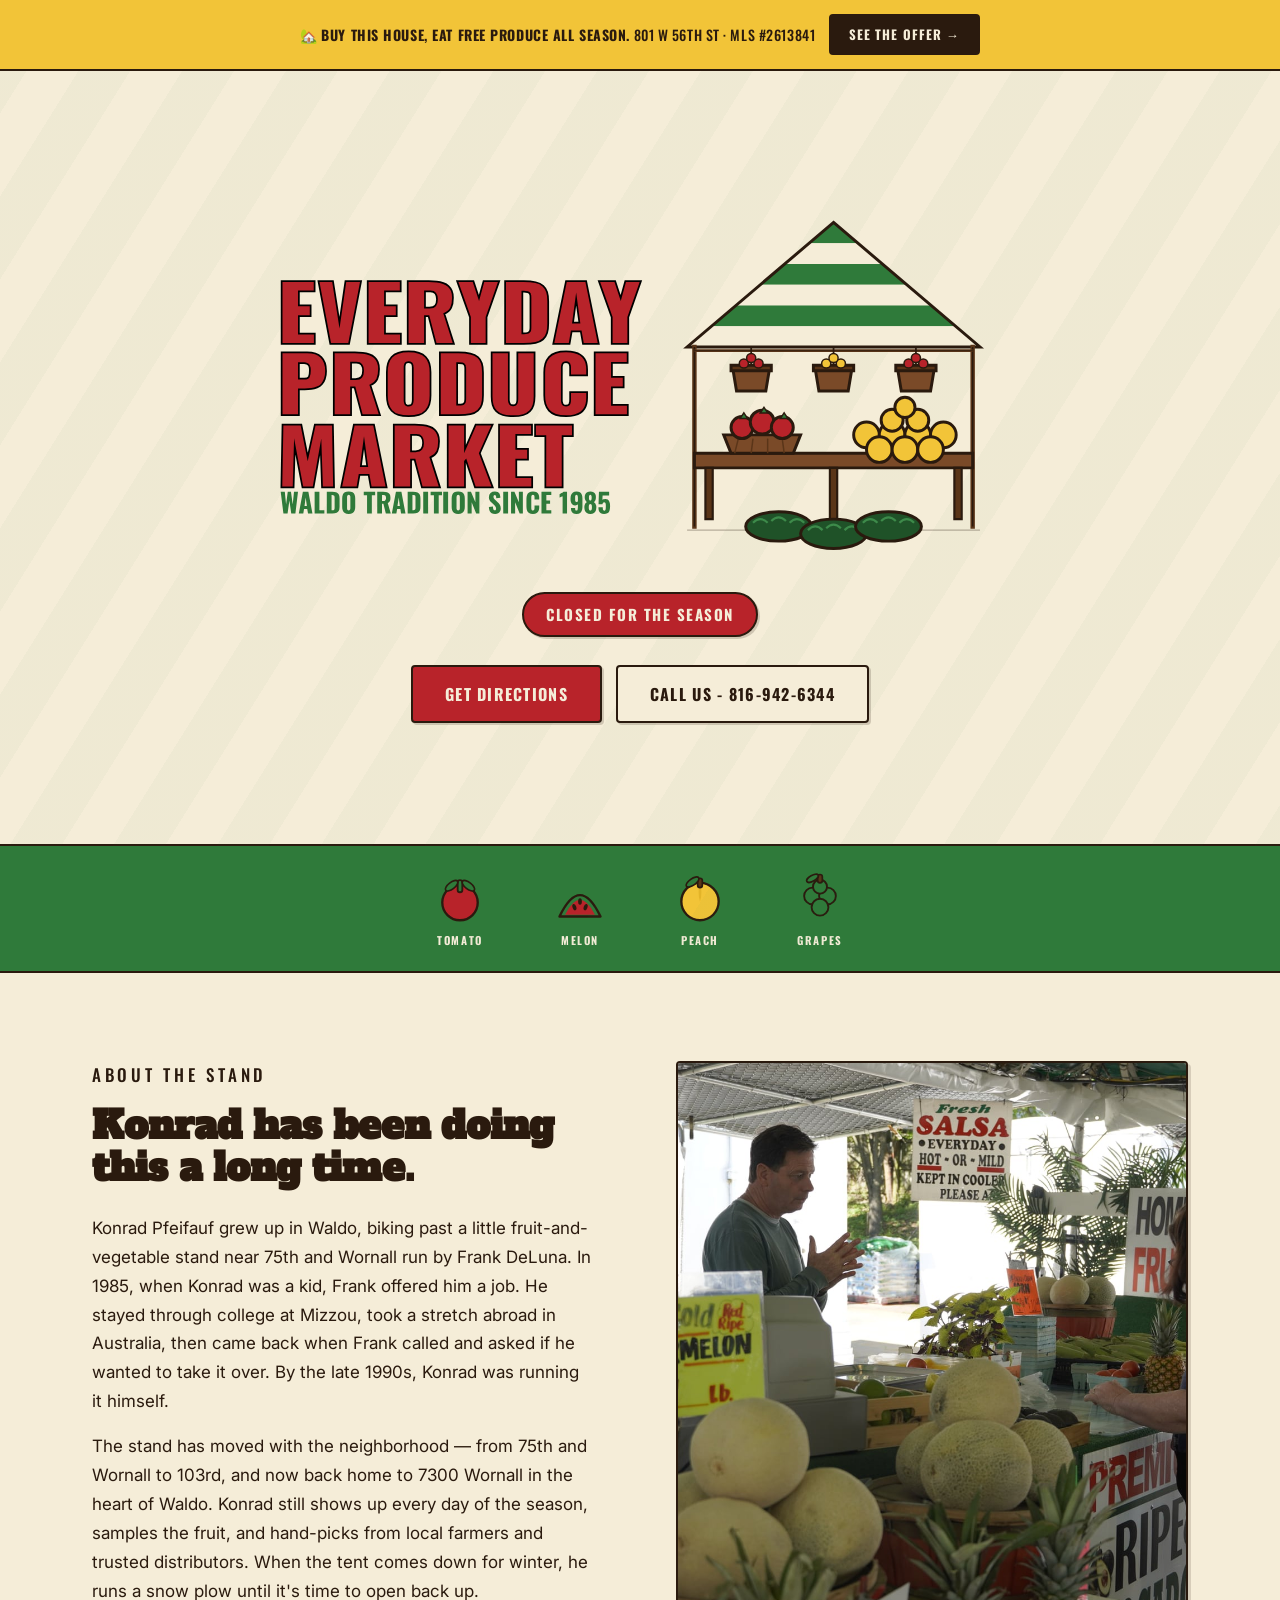
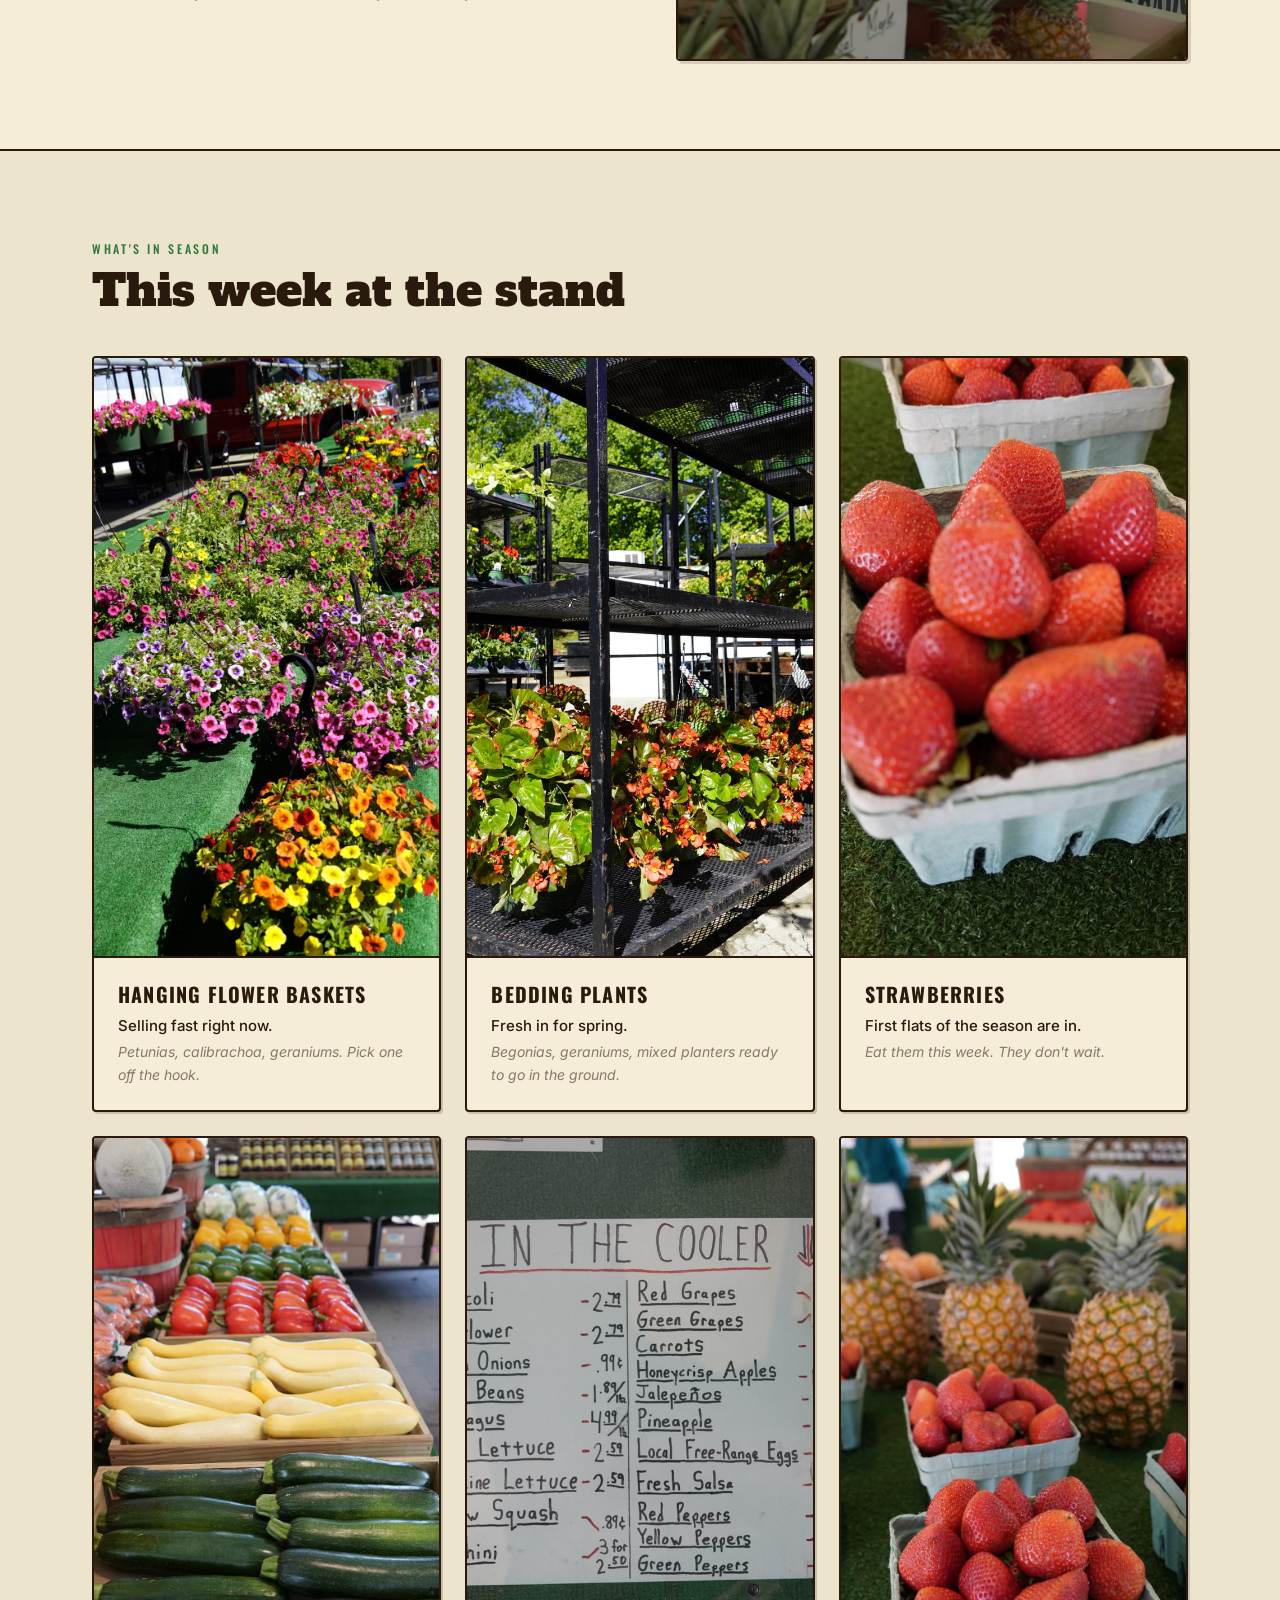
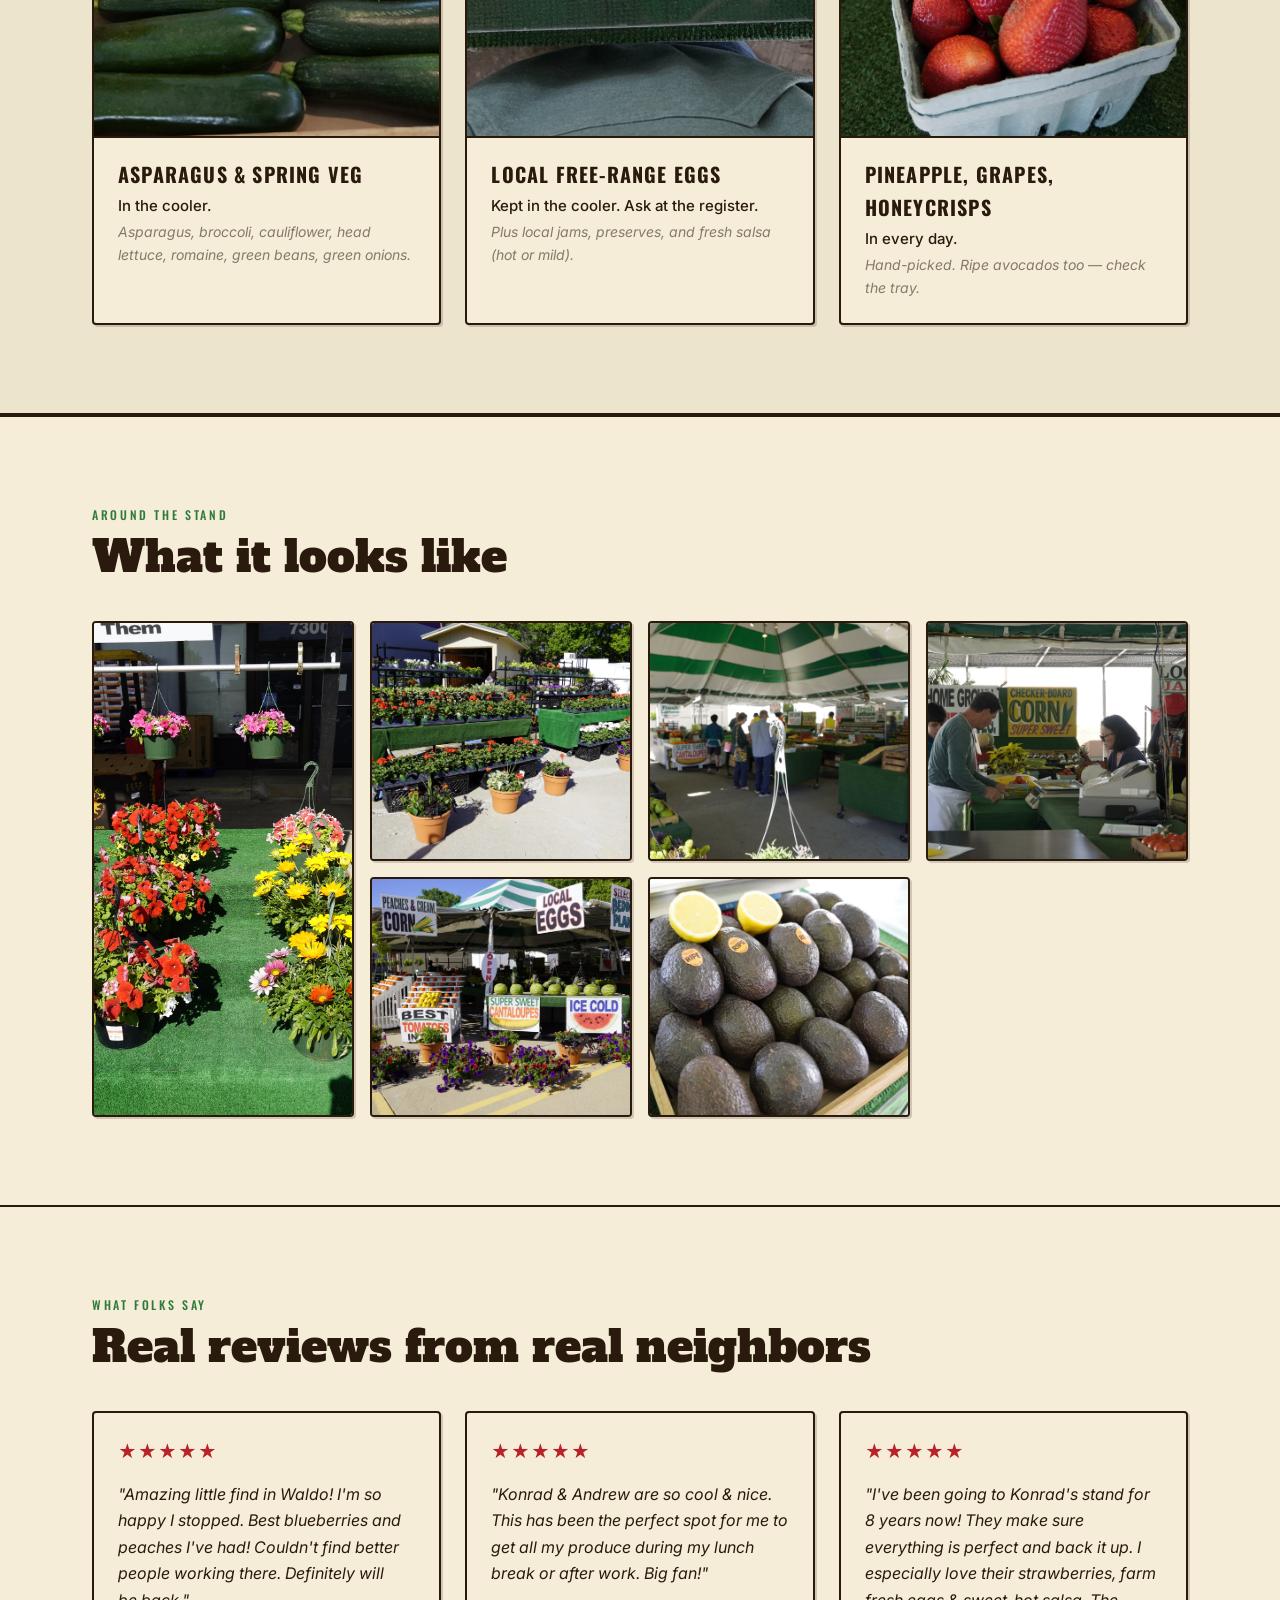
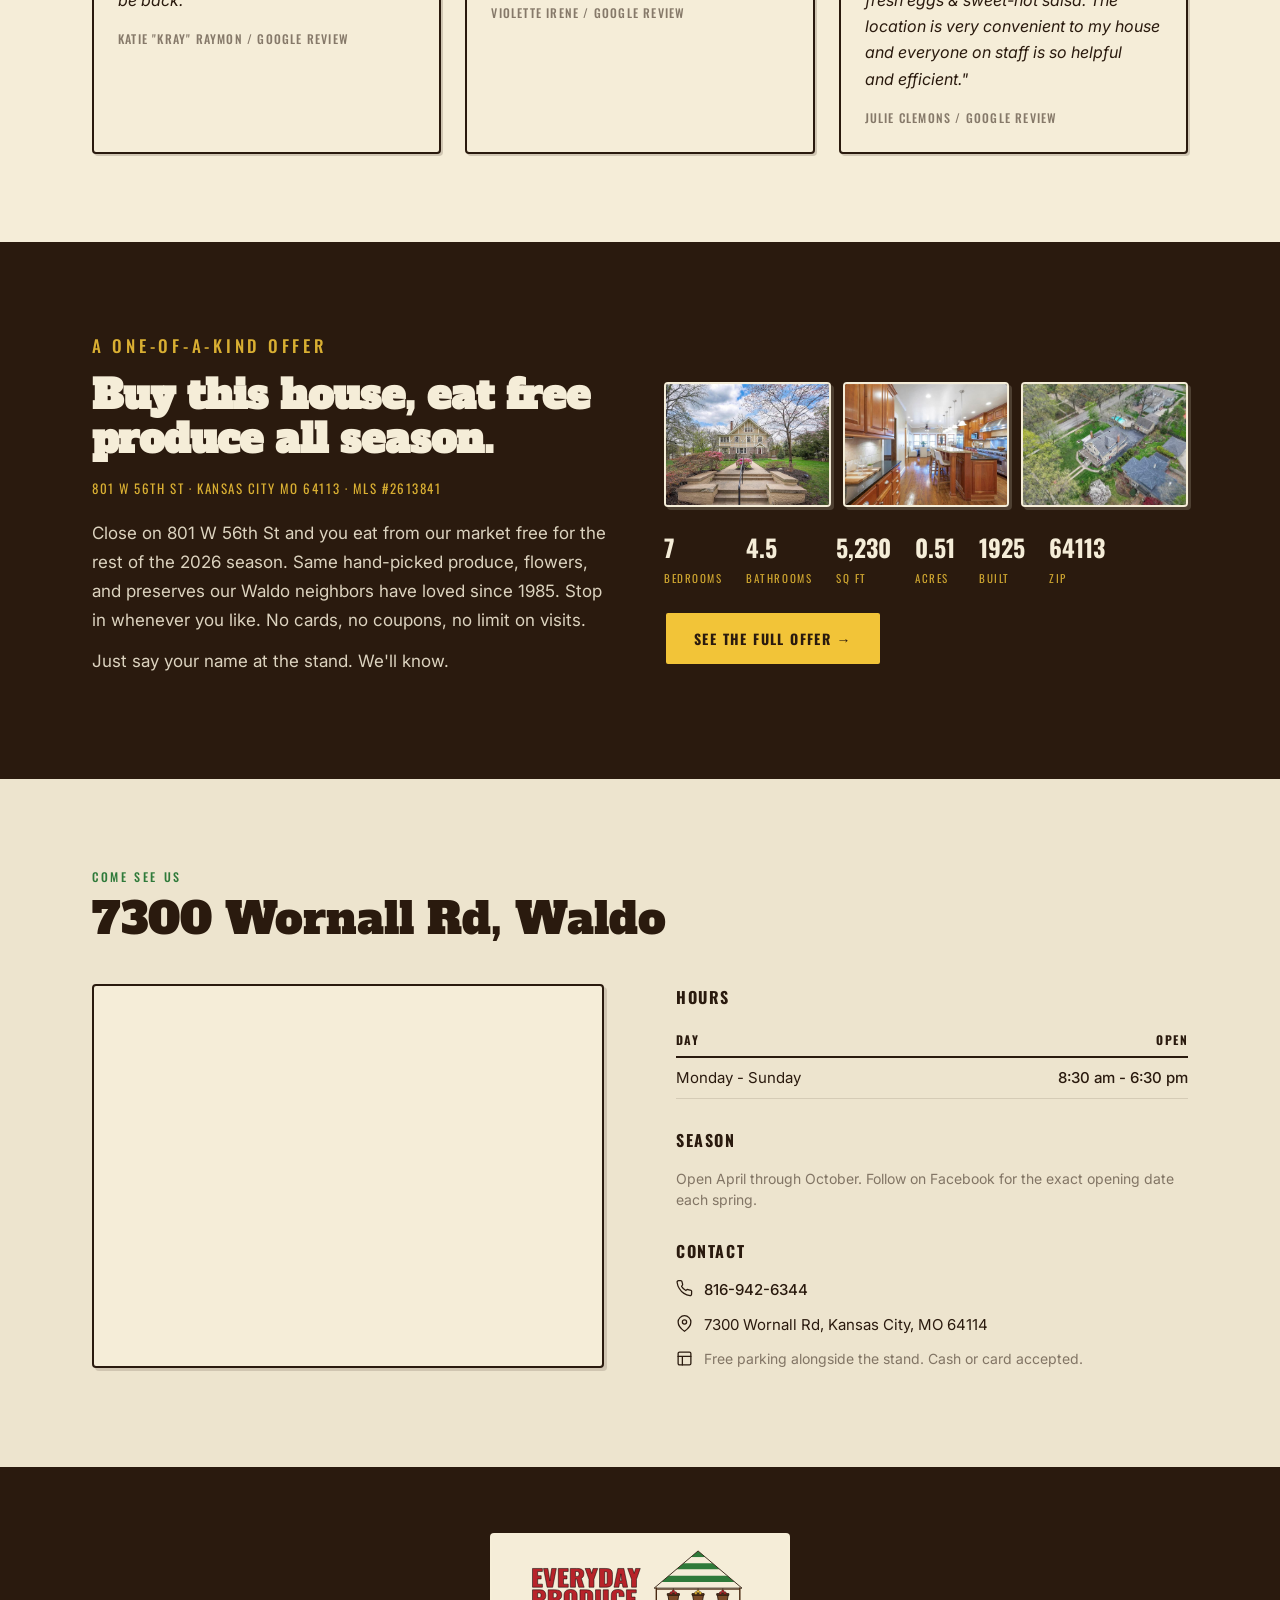
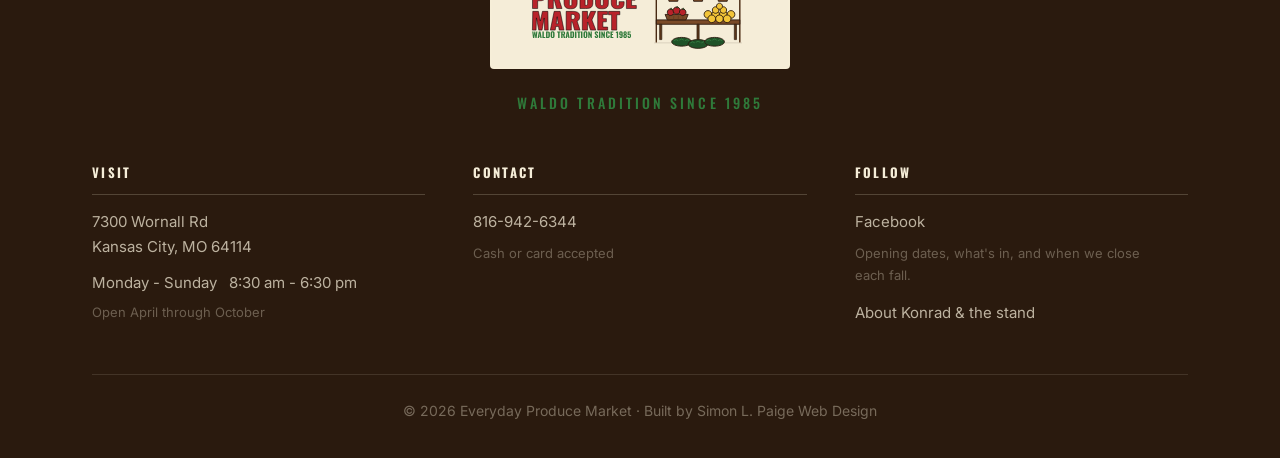
<file: v2/index.html>
<!DOCTYPE html>
<html lang="en">
<head>
  <meta charset="UTF-8">
  <meta name="viewport" content="width=device-width, initial-scale=1.0">
  <title>Everyday Produce Market | Fresh Local Produce in Waldo, Kansas City</title>
  <meta name="description" content="A neighborhood produce stand at 7300 Wornall Rd in Waldo, Kansas City. Open April through October. Waldo tradition since 1985.">
  <meta property="og:title" content="Everyday Produce Market | Waldo's Favorite Produce Stand">
  <meta property="og:description" content="Seasonal fruit and vegetables from local growers. Open April through October at 7300 Wornall Rd, Waldo, Kansas City.">
  <meta property="og:image" content="https://everyday-produce.com/photos/hero.jpg">
  <meta property="og:type" content="website">
  <meta property="og:url" content="https://everyday-produce.com">
  <link rel="canonical" href="https://everyday-produce.com">
  <link rel="icon" href="assets/favicon.svg">
  <meta name="theme-color" content="#2F7A3A">
  <link rel="preload" as="image" href="../photos/hero.jpg" fetchpriority="high">
  <link rel="preconnect" href="https://fonts.googleapis.com">
  <link rel="preconnect" href="https://fonts.gstatic.com" crossorigin>
  <link href="https://fonts.googleapis.com/css2?family=Alfa+Slab+One&family=Oswald:wght@500;700&family=Inter:wght@400;500;600&display=swap" rel="stylesheet">
  <style>
    :root {
      --red:        #B8232A;
      --red-dark:   #8F1A20;
      --green:      #2F7A3A;
      --green-dark: #1F5228;
      --yellow:     #F2C438;
      --brown:      #7A4A28;
      --brown-dark: #5A3518;
      --cream:      #F5EDD8;
      --cream-mid:  #EDE4CE;
      --ink:        #2A1A0E;
      --ink-muted:  rgba(42,26,14,0.55);
      --shadow:     2px 2px 0 rgba(42,26,14,0.18);
    }
    *, *::before, *::after { box-sizing: border-box; margin: 0; padding: 0; }
    html { scroll-behavior: smooth; }
    body {
      background: var(--cream);
      color: var(--ink);
      font-family: 'Inter', sans-serif;
      font-size: 17px;
      line-height: 1.65;
      text-wrap: pretty;
    }

    img { display: block; max-width: 100%; }

    /* Skip link */
    .skip-link {
      position: absolute; top: -200%; left: 16px;
      background: var(--ink); color: var(--cream);
      padding: 8px 20px; border-radius: 4px;
      font-family: 'Oswald', sans-serif; font-weight: 700; font-size: 14px;
      text-transform: uppercase; letter-spacing: 0.08em; text-decoration: none;
      z-index: 9999;
    }
    .skip-link:focus { top: 12px; }

    /* Global layout */
    .container { max-width: 1160px; margin: 0 auto; padding: 0 32px; }
    .section-pad { padding: 88px 0; }
    @media (max-width: 768px) { .section-pad { padding: 56px 0; } .container { padding: 0 20px; } }

    /* Typography helpers */
    .eyebrow {
      font-family: 'Oswald', sans-serif; font-weight: 500;
      font-size: 12px; text-transform: uppercase; letter-spacing: 0.22em;
      color: var(--green); margin-bottom: 8px;
    }
    .section-h2 {
      font-family: 'Alfa Slab One', serif; font-weight: 400;
      font-size: clamp(28px, 4vw, 44px); line-height: 1.1; color: var(--ink);
    }

    /* Buttons */
    .btn {
      display: inline-flex; align-items: center; justify-content: center;
      font-family: 'Oswald', sans-serif; font-weight: 700; font-size: 16px;
      text-transform: uppercase; letter-spacing: 0.08em; text-decoration: none;
      padding: 14px 32px; border-radius: 4px; border: 2px solid var(--ink);
      cursor: pointer; transition: background 120ms, transform 120ms;
      box-shadow: var(--shadow); white-space: nowrap;
    }
    .btn:focus-visible { outline: 3px solid var(--ink); outline-offset: 3px; }
    .btn-primary  { background: var(--red);   color: var(--cream); }
    .btn-primary:hover  { background: var(--red-dark); transform: translateY(-1px); }
    .btn-secondary { background: var(--cream); color: var(--ink); }
    .btn-secondary:hover { background: #e6dcc4; transform: translateY(-1px); }

    /* Status pill */
    .status-pill {
      display: inline-flex; align-items: center; gap: 8px;
      font-family: 'Oswald', sans-serif; font-weight: 700; font-size: 15px;
      text-transform: uppercase; letter-spacing: 0.10em; color: var(--cream);
      padding: 8px 22px; border-radius: 999px; border: 2px solid var(--ink);
      box-shadow: var(--shadow);
    }
    .status-open   { background: var(--green); }
    .status-closed { background: var(--red); }

    /* Cards */
    .card {
      background: var(--cream); border: 2px solid var(--ink);
      box-shadow: var(--shadow); border-radius: 4px; padding: 24px;
    }

    /* Logo image */
    .ep-logo { display: block; width: 100%; height: auto; }
    .hero-logo { max-width: 800px; width: 100%; }
    .footer-logo-img { max-width: 240px; width: 100%; }

    /* HERO */
    #hero {
      min-height: 100svh; background: var(--cream);
      display: flex; flex-direction: column; position: relative; overflow: hidden;
    }
    #hero::before {
      content: ''; position: absolute; inset: 0; pointer-events: none;
      background: repeating-linear-gradient(
        -58deg, transparent 0, transparent 44px,
        rgba(47,122,58,0.032) 44px, rgba(47,122,58,0.032) 88px
      );
    }
    .hero-inner {
      flex: 1; display: flex; flex-direction: column;
      align-items: center; justify-content: center;
      text-align: center; padding: 56px 24px 32px; gap: 28px;
      position: relative; z-index: 1;
    }
    .hero-ctas { display: flex; flex-wrap: wrap; justify-content: center; gap: 14px; }

    /* Produce strip */
    .produce-strip {
      border-top: 2px solid var(--ink); background: var(--green);
      padding: 22px 32px; display: flex; justify-content: center;
      align-items: center; gap: clamp(20px, 5vw, 64px); flex-wrap: wrap;
    }
    .produce-chip {
      display: flex; flex-direction: column; align-items: center; gap: 7px;
    }
    .produce-chip svg { width: 56px; height: 56px; }
    .produce-chip span {
      font-family: 'Oswald', sans-serif; font-weight: 700; font-size: 11px;
      text-transform: uppercase; letter-spacing: 0.14em; color: var(--cream);
    }

    /* ABOUT */
    #about { border-top: 2px solid var(--ink); }
    .about-grid {
      display: grid; grid-template-columns: 1fr 1fr;
      gap: 72px; align-items: start;
    }
    @media (max-width: 768px) { .about-grid { grid-template-columns: 1fr; gap: 40px; } }
    .about-h2 {
      font-family: 'Alfa Slab One', serif; font-size: clamp(24px, 3.5vw, 38px);
      line-height: 1.1; margin: 8px 0 24px; color: var(--ink);
    }
    .about-text p { font-size: 17px; line-height: 1.7; margin-bottom: 16px; color: var(--ink); }
    .about-photo {
      width: 100%; aspect-ratio: 4/3; object-fit: cover;
      border: 2px solid var(--ink); box-shadow: 3px 3px 0 rgba(42,26,14,0.15);
      border-radius: 4px;
    }

    /* SEASON */
    #season {
      background: var(--cream-mid);
      border-top: 2px solid var(--ink); border-bottom: 2px solid var(--ink);
    }
    .season-header { margin-bottom: 40px; }
    .season-grid {
      display: grid; grid-template-columns: repeat(3, 1fr); gap: 24px;
    }
    @media (max-width: 900px) { .season-grid { grid-template-columns: repeat(2,1fr); } }
    @media (max-width: 540px)  { .season-grid { grid-template-columns: 1fr; } }
    .season-card {
      background: var(--cream); border: 2px solid var(--ink);
      box-shadow: var(--shadow); border-radius: 4px; padding: 0; overflow: hidden;
      display: flex; flex-direction: column;
    }
    .season-card svg { width: 72px; height: 72px; margin: 28px 24px 16px; display: block; }
    .season-photo {
      width: 100%; aspect-ratio: 4/3; object-fit: cover; display: block;
      border-bottom: 2px solid var(--ink);
    }
    .season-body { padding: 20px 24px 24px; }
    .s-name {
      font-family: 'Oswald', sans-serif; font-weight: 700; font-size: 20px;
      text-transform: uppercase; letter-spacing: 0.06em; margin-bottom: 4px;
    }
    .s-status { font-size: 15px; font-weight: 500; line-height: 1.4; margin-bottom: 4px; }
    .s-note { font-size: 14px; font-style: italic; color: var(--ink-muted); }

    /* GALLERY */
    #gallery { border-top: 2px solid var(--ink); background: var(--cream); }
    .gallery-header { margin-bottom: 40px; }
    .gallery-grid {
      display: grid;
      grid-template-columns: repeat(4, 1fr);
      grid-auto-rows: 240px;
      gap: 16px;
    }
    .gallery-item {
      border: 2px solid var(--ink);
      box-shadow: var(--shadow);
      border-radius: 4px;
      overflow: hidden;
      position: relative;
      background: var(--cream);
    }
    .gallery-item img {
      width: 100%; height: 100%;
      object-fit: cover; display: block;
      transition: transform 250ms cubic-bezier(0.4, 0, 0.2, 1);
    }
    .gallery-item:hover img,
    .gallery-item:focus-within img { transform: scale(1.04); }
    .gallery-item.tall { grid-row: span 2; }
    .gallery-item.wide { grid-column: span 2; }
    @media (max-width: 900px) {
      .gallery-grid { grid-template-columns: repeat(2, 1fr); grid-auto-rows: 220px; }
      .gallery-item.tall { grid-row: span 1; }
      .gallery-item.wide { grid-column: span 2; }
    }
    @media (max-width: 540px) {
      .gallery-grid { grid-template-columns: 1fr; grid-auto-rows: 260px; gap: 12px; }
      .gallery-item.wide { grid-column: span 1; }
    }
    @media (prefers-reduced-motion: reduce) {
      .gallery-item img { transition: none; }
      .gallery-item:hover img,
      .gallery-item:focus-within img { transform: none; }
    }

    /* REVIEWS */
    #reviews { border-top: 2px solid var(--ink); }
    .reviews-grid {
      display: grid; grid-template-columns: repeat(3,1fr); gap: 24px; margin-top: 40px;
    }
    @media (max-width: 900px) { .reviews-grid { grid-template-columns: 1fr; } }
    .review-card {
      background: var(--cream); border: 2px solid var(--ink);
      box-shadow: var(--shadow); border-radius: 4px; padding: 24px;
    }
    .review-stars { color: var(--red); font-size: 18px; letter-spacing: 1px; margin-bottom: 14px; }
    .review-quote { font-style: italic; line-height: 1.65; margin-bottom: 16px; font-size: 16px; }
    .review-meta {
      font-family: 'Oswald', sans-serif; font-weight: 500; font-size: 12px;
      text-transform: uppercase; letter-spacing: 0.1em; color: var(--ink-muted);
    }

    /* VISIT */
    #visit { background: var(--cream-mid); border-top: 2px solid var(--ink); }
    .visit-grid {
      display: grid; grid-template-columns: 1fr 1fr; gap: 72px; align-items: start; margin-top: 40px;
    }
    @media (max-width: 768px) { .visit-grid { grid-template-columns: 1fr; gap: 40px; } }
    .map-frame {
      width: 100%; aspect-ratio: 4/3;
      border: 2px solid var(--ink); box-shadow: 3px 3px 0 rgba(42,26,14,0.15);
      border-radius: 4px; overflow: hidden; background: var(--cream);
    }
    .map-frame iframe { width: 100%; height: 100%; border: 0; display: block; }
    .hours-h3 {
      font-family: 'Oswald', sans-serif; font-weight: 700; font-size: 16px;
      text-transform: uppercase; letter-spacing: 0.1em; margin-bottom: 14px; margin-top: 28px;
    }
    .hours-h3:first-child { margin-top: 0; }
    .hours-table { width: 100%; border-collapse: collapse; margin-bottom: 8px; }
    .hours-table th {
      font-family: 'Oswald', sans-serif; font-weight: 700; font-size: 12px;
      text-transform: uppercase; letter-spacing: 0.12em; padding: 6px 0;
      text-align: left; border-bottom: 2px solid var(--ink); color: var(--ink);
    }
    .hours-table th:last-child { text-align: right; }
    .hours-table td {
      font-family: 'Inter', sans-serif; font-size: 15px; line-height: 1.5;
      padding: 9px 0; border-bottom: 1px solid rgba(42,26,14,0.12); color: var(--ink);
    }
    .hours-table td:last-child { text-align: right; font-weight: 500; }
    .contact-row { display: flex; align-items: flex-start; gap: 11px; margin-bottom: 10px; font-size: 15px; }
    .contact-row svg { flex-shrink: 0; margin-top: 2px; }
    .contact-row a { color: var(--ink); text-decoration: none; font-weight: 500; }
    .contact-row a:hover { color: var(--red); }
    .contact-note { font-size: 14px; color: var(--ink-muted); line-height: 1.5; }

    /* FOOTER */
    footer {
      background: var(--ink); color: var(--cream);
      padding: 64px 0 36px; border-top: 2px solid var(--ink);
    }
    .footer-top { text-align: center; margin-bottom: 48px; }
    .footer-logo-badge {
      display: inline-block; background: var(--cream);
      border: 2px solid rgba(245,237,216,0.25); border-radius: 4px;
      padding: 14px 28px; margin-bottom: 14px;
    }
    .footer-tagline {
      font-family: 'Oswald', sans-serif; font-weight: 500; font-size: 14px;
      text-transform: uppercase; letter-spacing: 0.22em; color: var(--green);
    }
    .footer-cols {
      display: grid; grid-template-columns: repeat(3,1fr); gap: 48px; margin-bottom: 48px;
    }
    @media (max-width: 768px) { .footer-cols { grid-template-columns: 1fr; gap: 32px; } }
    .footer-col h4 {
      font-family: 'Oswald', sans-serif; font-weight: 700; font-size: 13px;
      text-transform: uppercase; letter-spacing: 0.18em; color: var(--cream);
      padding-bottom: 10px; margin-bottom: 14px;
      border-bottom: 1px solid rgba(245,237,216,0.2);
    }
    .footer-col p, .footer-col a {
      font-family: 'Inter', sans-serif; font-size: 15px; line-height: 1.7;
      color: rgba(245,237,216,0.72); text-decoration: none; display: block;
    }
    .footer-col a:hover { color: var(--cream); }
    .footer-dim { font-size: 13px !important; opacity: 0.45; margin-top: 6px; }
    .footer-bottom {
      border-top: 1px solid rgba(245,237,216,0.12); padding-top: 24px;
      text-align: center; font-family: 'Inter', sans-serif; font-size: 14px;
      color: rgba(245,237,216,0.38);
    }
    /* HOUSE BANNER (top of page) */
    .house-banner {
      background: var(--yellow, #F2C438);
      color: var(--ink, #2A1A0E);
      border-bottom: 2px solid var(--ink, #2A1A0E);
      text-align: center;
      padding: 14px 20px;
      font-family: 'Oswald', sans-serif;
      font-weight: 500;
      font-size: 14px;
      letter-spacing: 0.04em;
      text-transform: uppercase;
      display: flex;
      align-items: center;
      justify-content: center;
      flex-wrap: wrap;
      gap: 14px;
    }
    .house-banner strong {
      font-weight: 700;
    }
    .house-banner .house-cta {
      display: inline-block;
      background: var(--ink, #2A1A0E);
      color: var(--cream, #F5EDD8);
      text-decoration: none;
      padding: 8px 18px;
      border-radius: 4px;
      border: 2px solid var(--ink, #2A1A0E);
      font-family: 'Oswald', sans-serif;
      font-weight: 700;
      font-size: 13px;
      letter-spacing: 0.08em;
      text-transform: uppercase;
      transition: background 0.15s, color 0.15s;
    }
    .house-banner .house-cta:hover,
    .house-banner .house-cta:focus {
      background: var(--red, #B8232A);
      color: var(--cream, #F5EDD8);
    }
    @media (max-width: 640px) {
      .house-banner { font-size: 13px; padding: 12px 16px; flex-direction: column; gap: 10px; }
      .house-banner .house-cta { font-size: 12px; padding: 8px 16px; }
    }

    /* HOUSE CALLOUT (mid-page, richer card) */
    #house-callout { background: var(--ink, #2A1A0E); color: var(--cream, #F5EDD8); border-top: 2px solid var(--ink, #2A1A0E); border-bottom: 2px solid var(--ink, #2A1A0E); }
    .house-callout-inner { display: grid; grid-template-columns: 1fr 1fr; gap: 48px; align-items: center; }
    @media (max-width: 768px) { .house-callout-inner { grid-template-columns: 1fr; gap: 24px; } }
    #house-callout .eyebrow { color: var(--yellow, #F2C438); }
    #house-callout h2 { font-family: 'Alfa Slab One', serif; font-size: clamp(26px, 3.8vw, 40px); line-height: 1.1; margin: 8px 0 16px; }
    #house-callout p { font-size: 17px; line-height: 1.7; margin-bottom: 12px; opacity: 0.88; }
    #house-callout .callout-meta { font-family: 'Oswald', sans-serif; font-size: 13px; text-transform: uppercase; letter-spacing: 0.12em; color: var(--yellow, #F2C438); margin-bottom: 20px; }
    #house-callout .callout-cta {
      display: inline-block; background: var(--yellow, #F2C438); color: var(--ink, #2A1A0E);
      padding: 14px 28px; border-radius: 4px; border: 2px solid var(--ink, #2A1A0E);
      font-family: 'Oswald', sans-serif; font-weight: 700; font-size: 14px;
      letter-spacing: 0.1em; text-transform: uppercase; text-decoration: none;
      transition: background 0.15s, color 0.15s;
    }
    #house-callout .callout-cta:hover,
    #house-callout .callout-cta:focus { background: var(--red, #B8232A); color: var(--cream, #F5EDD8); }
    .house-stat-row { display: flex; flex-wrap: wrap; gap: 24px; margin-bottom: 24px; }
    .house-stat { font-family: 'Oswald', sans-serif; }
    .house-stat .num { font-size: 24px; font-weight: 700; color: var(--cream, #F5EDD8); line-height: 1; }
    .house-stat .label { font-size: 11px; text-transform: uppercase; letter-spacing: 0.14em; color: var(--yellow, #F2C438); opacity: 0.82; margin-top: 4px; display: block; }
    .callout-photos {
      display: grid; grid-template-columns: repeat(3, 1fr); gap: 12px;
      margin: 28px 0;
    }
    @media (max-width: 480px) { .callout-photos { grid-template-columns: 1fr; } }
    .callout-photo {
      border: 2px solid var(--cream, #F5EDD8); border-radius: 4px;
      overflow: hidden; aspect-ratio: 4/3;
      box-shadow: 3px 3px 0 rgba(245,237,216,0.18);
    }
    .callout-photo img { width: 100%; height: 100%; object-fit: cover; display: block; }
  </style>
</head>
<body>

  <a class="skip-link" href="#main">Skip to main content</a>

  <!-- HOUSE-FOR-PRODUCE BANNER (top of page) -->
  <div class="house-banner" role="region" aria-label="Special home buyer offer">
    <span>
      🏡 <strong>Buy this house, eat free produce all season.</strong>
      801 W 56th St &middot; MLS #2613841
    </span>
    <a href="house.html" class="house-cta">See the offer →</a>
  </div>

  <main id="main">

    <!-- HERO -->
    <section id="hero" aria-label="Hero">
      <div class="hero-inner">
        <img src="assets/logo-horizontal.svg?v=2" alt="Everyday Produce Market - Waldo Tradition Since 1985" class="ep-logo hero-logo" width="920" height="400">

        <div id="status-pill" class="status-pill status-open" aria-live="polite" aria-atomic="true">
          8:30 am - 6:30 pm &middot; 7 days a week
        </div>

        <div class="hero-ctas">
          <a href="https://maps.google.com/?q=7300+Wornall+Rd+Kansas+City+MO+64114"
             class="btn btn-primary" target="_blank" rel="noopener">Get directions</a>
          <a href="tel:+18169426344" class="btn btn-secondary">Call us - 816-942-6344</a>
        </div>
      </div>

      <!-- Produce strip -->
      <div class="produce-strip" aria-hidden="true" role="presentation">

        <!-- Tomato -->
        <div class="produce-chip">
          <svg viewBox="0 0 60 60" fill="none" xmlns="http://www.w3.org/2000/svg">
            <circle cx="30" cy="37" r="19" fill="#B8232A" stroke="#2A1A0E" stroke-width="2.5"/>
            <rect x="27.5" y="13" width="5" height="13" rx="2.5" fill="#2F7A3A" stroke="#2A1A0E" stroke-width="2"/>
            <ellipse cx="21" cy="19" rx="8" ry="3.5" fill="#2F7A3A" stroke="#2A1A0E" stroke-width="1.8" transform="rotate(-38 21 19)"/>
            <ellipse cx="39" cy="19" rx="8" ry="3.5" fill="#2F7A3A" stroke="#2A1A0E" stroke-width="1.8" transform="rotate(38 39 19)"/>
          </svg>
          <span>Tomato</span>
        </div>

        <!-- Watermelon slice -->
        <div class="produce-chip">
          <svg viewBox="0 0 60 60" fill="none" xmlns="http://www.w3.org/2000/svg">
            <path d="M8 52 Q30 6 52 52Z" fill="#2F7A3A" stroke="#2A1A0E" stroke-width="2.5" stroke-linejoin="round"/>
            <path d="M14 50 Q30 18 46 50Z" fill="#B8232A"/>
            <ellipse cx="24" cy="42" rx="2" ry="3.5" fill="#2A1A0E" transform="rotate(-18 24 42)"/>
            <ellipse cx="30" cy="36" rx="2" ry="3.5" fill="#2A1A0E"/>
            <ellipse cx="36" cy="42" rx="2" ry="3.5" fill="#2A1A0E" transform="rotate(18 36 42)"/>
          </svg>
          <span>Melon</span>
        </div>

        <!-- Peach -->
        <div class="produce-chip">
          <svg viewBox="0 0 60 60" fill="none" xmlns="http://www.w3.org/2000/svg">
            <circle cx="30" cy="36" r="20" fill="#F2C438" stroke="#2A1A0E" stroke-width="2.5"/>
            <path d="M30 16 Q27 26 30 36 Q33 26 30 16" fill="#D4A419" opacity="0.5"/>
            <rect x="27.5" y="11" width="5" height="10" rx="2.5" fill="#5A3518" stroke="#2A1A0E" stroke-width="1.8"/>
            <ellipse cx="22" cy="15" rx="8" ry="3.5" fill="#2F7A3A" stroke="#2A1A0E" stroke-width="1.8" transform="rotate(-35 22 15)"/>
          </svg>
          <span>Peach</span>
        </div>

        <!-- Grapes -->
        <div class="produce-chip">
          <svg viewBox="0 0 60 60" fill="none" xmlns="http://www.w3.org/2000/svg">
            <circle cx="22" cy="30" r="9"  fill="#2F7A3A" stroke="#2A1A0E" stroke-width="2"/>
            <circle cx="38" cy="30" r="9"  fill="#2F7A3A" stroke="#2A1A0E" stroke-width="2"/>
            <circle cx="30" cy="42" r="9"  fill="#2F7A3A" stroke="#2A1A0E" stroke-width="2"/>
            <circle cx="30" cy="20" r="7.5" fill="#2F7A3A" stroke="#2A1A0E" stroke-width="2"/>
            <rect x="27.5" y="7" width="5" height="9" rx="2.5" fill="#5A3518" stroke="#2A1A0E" stroke-width="1.8"/>
            <ellipse cx="22" cy="11" rx="7" ry="3" fill="#2F7A3A" stroke="#2A1A0E" stroke-width="1.8" transform="rotate(-30 22 11)"/>
          </svg>
          <span>Grapes</span>
        </div>

      </div>
    </section>

    <!-- ABOUT -->
    <section id="about" class="section-pad">
      <div class="container">
        <div class="about-grid">

          <div class="about-text">
            <p class="eyebrow">About the stand</p>
            <h2 class="about-h2">Konrad has been doing this a long time.</h2>
            <p>Konrad Pfeifauf grew up in Waldo, biking past a little fruit-and-vegetable stand near 75th and Wornall run by Frank DeLuna. In 1985, when Konrad was a kid, Frank offered him a job. He stayed through college at Mizzou, took a stretch abroad in Australia, then came back when Frank called and asked if he wanted to take it over. By the late 1990s, Konrad was running it himself.</p>
            <p>The stand has moved with the neighborhood &mdash; from 75th and Wornall to 103rd, and now back home to 7300 Wornall in the heart of Waldo. Konrad still shows up every day of the season, samples the fruit, and hand-picks from local farmers and trusted distributors. When the tent comes down for winter, he runs a snow plow until it's time to open back up.</p>
          </div>

          <img class="about-photo"
               src="../photos/about-customers.jpg"
               alt="Konrad at the register helping a customer under the stand's awning on Wornall Rd"
               width="800" height="600" loading="lazy">

        </div>
      </div>
    </section>

    <!-- WHAT'S IN SEASON -->
    <section id="season" class="section-pad">
      <div class="container">
        <div class="season-header">
          <p class="eyebrow">What's in season</p>
          <h2 class="section-h2">This week at the stand</h2>
        </div>

        <div class="season-grid">

          <!-- Hanging flower baskets - the hot seller right now -->
          <div class="season-card">
            <img class="season-photo" src="../photos/gallery-flowers.jpg" alt="Hanging baskets full of pink, orange, and yellow petunias" loading="lazy" width="800" height="600">
            <div class="season-body">
              <p class="s-name">Hanging flower baskets</p>
              <p class="s-status">Selling fast right now.</p>
              <p class="s-note">Petunias, calibrachoa, geraniums. Pick one off the hook.</p>
            </div>
          </div>

          <!-- Bedding plants & potted flowers -->
          <div class="season-card">
            <img class="season-photo" src="../photos/gallery-flowers-cart.jpg" alt="Carts of begonias and bedding plants outside the stand" loading="lazy" width="800" height="600">
            <div class="season-body">
              <p class="s-name">Bedding plants</p>
              <p class="s-status">Fresh in for spring.</p>
              <p class="s-note">Begonias, geraniums, mixed planters ready to go in the ground.</p>
            </div>
          </div>

          <!-- Strawberries -->
          <div class="season-card">
            <img class="season-photo" src="../photos/gallery-strawberries.jpg" alt="Pints of fresh red strawberries in green cartons" loading="lazy" width="800" height="600">
            <div class="season-body">
              <p class="s-name">Strawberries</p>
              <p class="s-status">First flats of the season are in.</p>
              <p class="s-note">Eat them this week. They don't wait.</p>
            </div>
          </div>

          <!-- Asparagus & cool-season veg from the cooler -->
          <div class="season-card">
            <img class="season-photo" src="../photos/gallery-zucchini.jpg" alt="Trays of zucchini, yellow squash, and peppers" loading="lazy" width="800" height="600">
            <div class="season-body">
              <p class="s-name">Asparagus &amp; spring veg</p>
              <p class="s-status">In the cooler.</p>
              <p class="s-note">Asparagus, broccoli, cauliflower, head lettuce, romaine, green beans, green onions.</p>
            </div>
          </div>

          <!-- Local free-range eggs -->
          <div class="season-card">
            <img class="season-photo" src="../photos/gallery-preserves-stand.jpg" alt="Handwritten cooler price board next to local jams and preserves" loading="lazy" width="800" height="600">
            <div class="season-body">
              <p class="s-name">Local free-range eggs</p>
              <p class="s-status">Kept in the cooler. Ask at the register.</p>
              <p class="s-note">Plus local jams, preserves, and fresh salsa (hot or mild).</p>
            </div>
          </div>

          <!-- Honeycrisps + cooler fruit -->
          <div class="season-card">
            <img class="season-photo" src="../photos/gallery-tomato-basket.jpg" alt="Strawberries and pineapples on display" loading="lazy" width="800" height="600">
            <div class="season-body">
              <p class="s-name">Pineapple, grapes, Honeycrisps</p>
              <p class="s-status">In every day.</p>
              <p class="s-note">Hand-picked. Ripe avocados too &mdash; check the tray.</p>
            </div>
          </div>

        </div>
      </div>
    </section>

    <!-- GALLERY -->
    <section id="gallery" class="section-pad" aria-label="Around the stand">
      <div class="container">
        <div class="gallery-header">
          <p class="eyebrow">Around the stand</p>
          <h2 class="section-h2">What it looks like</h2>
        </div>

        <div class="gallery-grid">
          <div class="gallery-item tall">
            <img src="../photos/gallery-flowers-front.jpg" alt="Petunias and gazanias in front of the storefront at 7300 Wornall" loading="lazy" width="600" height="800">
          </div>
          <div class="gallery-item">
            <img src="../photos/gallery-flower-rack.jpg" alt="Wide rack of geraniums and bedding plants outside the stand" loading="lazy" width="800" height="600">
          </div>
          <div class="gallery-item">
            <img src="../photos/gallery-stand-interior.jpg" alt="Inside the green-striped tent with customers shopping" loading="lazy" width="800" height="600">
          </div>
          <div class="gallery-item">
            <img src="../photos/gallery-corn.jpg" alt="Konrad at the register under the Checker-Board Corn sign" loading="lazy" width="800" height="600">
          </div>
          <div class="gallery-item">
            <img src="../photos/gallery-melons.jpg" alt="Watermelons, cantaloupes, and signage at the stand entrance" loading="lazy" width="800" height="600">
          </div>
          <div class="gallery-item">
            <img src="../photos/gallery-avocados.jpg" alt="Tray of ripe California avocados" loading="lazy" width="800" height="600">
          </div>
        </div>
      </div>
    </section>

    <!-- REVIEWS -->
    <section id="reviews" class="section-pad">
      <div class="container">
        <p class="eyebrow">What folks say</p>
        <h2 class="section-h2">Real reviews from real neighbors</h2>

        <div class="reviews-grid">

          <article class="review-card">
            <div class="review-stars" aria-label="5 out of 5 stars">★★★★★</div>
            <p class="review-quote">"Amazing little find in Waldo! I'm so happy I stopped. Best blueberries and peaches I've had! Couldn't find better people working there. Definitely will be back."</p>
            <p class="review-meta">Katie "KRay" Raymon / Google Review</p>
          </article>

          <article class="review-card">
            <div class="review-stars" aria-label="5 out of 5 stars">★★★★★</div>
            <p class="review-quote">"Konrad &amp; Andrew are so cool &amp; nice. This has been the perfect spot for me to get all my produce during my lunch break or after work. Big fan!"</p>
            <p class="review-meta">Violette Irene / Google Review</p>
          </article>

          <article class="review-card">
            <div class="review-stars" aria-label="5 out of 5 stars">★★★★★</div>
            <p class="review-quote">"I've been going to Konrad's stand for 8 years now! They make sure everything is perfect and back it up. I especially love their strawberries, farm fresh eggs &amp; sweet-hot salsa. The location is very convenient to my house and everyone on staff is so helpful and efficient."</p>
            <p class="review-meta">Julie Clemons / Google Review</p>
          </article>

        </div>
      </div>
    </section>

    <!-- HOUSE CALLOUT -->
    <section id="house-callout" class="section-pad" aria-labelledby="house-callout-h2">
      <div class="container">
        <div class="house-callout-inner">
          <div>
            <p class="eyebrow">A one-of-a-kind offer</p>
            <h2 id="house-callout-h2">Buy this house, eat free produce all season.</h2>
            <p class="callout-meta">801 W 56th St &middot; Kansas City MO 64113 &middot; MLS #2613841</p>
            <p>Close on 801 W 56th St and you eat from our market free for the rest of the 2026 season. Same hand-picked produce, flowers, and preserves our Waldo neighbors have loved since 1985. Stop in whenever you like. No cards, no coupons, no limit on visits.</p>
            <p>Just say your name at the stand. We'll know.</p>
          </div>
          <div>
            <div class="callout-photos">
              <div class="callout-photo"><img src="../photos/house/01.jpg" alt="Front of the house" loading="lazy" width="600" height="450"></div>
              <div class="callout-photo"><img src="../photos/house/02.jpg" alt="Kitchen" loading="lazy" width="600" height="450"></div>
              <div class="callout-photo"><img src="../photos/house/04.jpg" alt="Backyard" loading="lazy" width="600" height="450"></div>
            </div>
            <div class="house-stat-row">
              <div class="house-stat"><span class="num">7</span><span class="label">Bedrooms</span></div>
              <div class="house-stat"><span class="num">4.5</span><span class="label">Bathrooms</span></div>
              <div class="house-stat"><span class="num">5,230</span><span class="label">Sq ft</span></div>
              <div class="house-stat"><span class="num">0.51</span><span class="label">Acres</span></div>
              <div class="house-stat"><span class="num">1925</span><span class="label">Built</span></div>
              <div class="house-stat"><span class="num">64113</span><span class="label">Zip</span></div>
            </div>
            <a href="house.html" class="callout-cta">See the full offer &rarr;</a>
          </div>
        </div>
      </div>
    </section>

    <!-- VISIT -->
    <section id="visit" class="section-pad">
      <div class="container">
        <p class="eyebrow">Come see us</p>
        <h2 class="section-h2">7300 Wornall Rd, Waldo</h2>

        <div class="visit-grid">

          <div class="map-frame">
            <iframe
              src="https://www.google.com/maps/embed?pb=!1m18!1m12!1m3!1d3100.0!2d-94.5935!3d38.9935!2m3!1f0!2f0!3f0!3m2!1i1024!2i768!4f13.1!3m3!1m2!1s0x87c0ead8f1a4f33d%3A0x2d6e1a8c6e7a2f3e!2s7300%20Wornall%20Rd%2C%20Kansas%20City%2C%20MO%2064114!5e0!3m2!1sen!2sus!4v1700000000000!5m2!1sen!2sus"
              loading="lazy"
              referrerpolicy="no-referrer-when-downgrade"
              allowfullscreen=""
              title="Everyday Produce Market on Google Maps"></iframe>
          </div>

          <div class="hours-block">
            <p class="hours-h3">Hours</p>
            <table class="hours-table" aria-label="Store hours">
              <thead>
                <tr><th scope="col">Day</th><th scope="col">Open</th></tr>
              </thead>
              <tbody>
                <tr><td>Monday - Sunday</td><td><time datetime="08:30-18:30">8:30 am - 6:30 pm</time></td></tr>
              </tbody>
            </table>

            <p class="hours-h3">Season</p>
            <p class="contact-note" style="margin-bottom:24px;">Open April through October. Follow on Facebook for the exact opening date each spring.</p>

            <p class="hours-h3">Contact</p>
            <div class="contact-row">
              <svg width="17" height="17" viewBox="0 0 24 24" fill="none" stroke="currentColor" stroke-width="1.8" stroke-linecap="round" stroke-linejoin="round" aria-hidden="true"><path d="M22 16.92v3a2 2 0 0 1-2.18 2 19.79 19.79 0 0 1-8.63-3.07A19.5 19.5 0 0 1 4.69 12 19.79 19.79 0 0 1 1.6 3.47 2 2 0 0 1 3.57 1h3a2 2 0 0 1 2 1.72 12.84 12.84 0 0 0 .7 2.81 2 2 0 0 1-.45 2.11L7.91 8.91a16 16 0 0 0 6 6l.92-.92a2 2 0 0 1 2.11-.45 12.84 12.84 0 0 0 2.81.7A2 2 0 0 1 22 16.92Z"/></svg>
              <a href="tel:+18169426344">816-942-6344</a>
            </div>
            <div class="contact-row">
              <svg width="17" height="17" viewBox="0 0 24 24" fill="none" stroke="currentColor" stroke-width="1.8" stroke-linecap="round" stroke-linejoin="round" aria-hidden="true"><path d="M21 10c0 7-9 13-9 13s-9-6-9-13a9 9 0 0 1 18 0z"/><circle cx="12" cy="10" r="3"/></svg>
              <span>7300 Wornall Rd, Kansas City, MO 64114</span>
            </div>
            <div class="contact-row" style="align-items:flex-start;">
              <svg width="17" height="17" viewBox="0 0 24 24" fill="none" stroke="currentColor" stroke-width="1.8" stroke-linecap="round" stroke-linejoin="round" aria-hidden="true" style="margin-top:2px;"><rect x="3" y="3" width="18" height="18" rx="2" ry="2"/><path d="M3 9h18M9 21V9"/></svg>
              <span class="contact-note">Free parking alongside the stand. Cash or card accepted.</span>
            </div>
          </div>

        </div>
      </div>
    </section>

  </main>

  <!-- FOOTER -->
  <footer>
    <div class="container">

      <div class="footer-top">
        <div class="footer-logo-badge">
          <img src="assets/logo-horizontal.svg?v=2" alt="Everyday Produce Market" class="ep-logo footer-logo-img" width="920" height="400">
        </div>
        <p class="footer-tagline">Waldo Tradition Since 1985</p>
      </div>

      <div class="footer-cols">
        <div class="footer-col">
          <h4>Visit</h4>
          <p>7300 Wornall Rd<br>Kansas City, MO 64114</p>
          <p style="margin-top:10px;">Monday - Sunday &nbsp; 8:30 am - 6:30 pm</p>
          <p class="footer-dim">Open April through October</p>
        </div>
        <div class="footer-col">
          <h4>Contact</h4>
          <a href="tel:+18169426344">816-942-6344</a>
          <p class="footer-dim" style="margin-top:8px;">Cash or card accepted</p>
        </div>
        <div class="footer-col">
          <h4>Follow</h4>
          <a href="https://www.facebook.com/everydayproduce" target="_blank" rel="noopener">Facebook</a>
          <p class="footer-dim" style="margin-top:8px;">Opening dates, what's in, and when we close each fall.</p>
          <p style="margin-top:14px;"><a href="about.html">About Konrad &amp; the stand</a></p>
        </div>
      </div>

      <p class="footer-bottom">
        &copy; 2026 Everyday Produce Market &middot; Built by Simon L. Paige Web Design
      </p>

    </div>
  </footer>

  <script>
    // Hero status pill.
    // Per Konrad: in season, always show the standing hours line
    // ("8:30 am - 6:30 pm \u00b7 7 days a week"). Off-season, flip to
    // "Closed for the season". The stand runs April 15 - October 31.
    (function () {
      function inSeason(d) {
        const m = d.getMonth(), day = d.getDate();
        if (m < 3 || m > 9) return false;         // closed Nov-March
        if (m === 3 && day < 15) return false;    // opens mid-April
        return true;
      }

      function liveStatus() {
        const now = new Date();
        if (!inSeason(now)) {
          return { open: false, text: 'Closed for the season' };
        }
        return { open: true, text: '8:30 am - 6:30 pm \u00b7 7 days a week' };
      }

      function apply(s) {
        const pill = document.getElementById('status-pill');
        if (!pill) return;
        pill.textContent = s.text;
        pill.classList.toggle('status-open', s.open);
        pill.classList.toggle('status-closed', !s.open);
      }

      apply(liveStatus());
      // Recheck once an hour - season boundary is the only thing that flips.
      setInterval(function () { apply(liveStatus()); }, 60 * 60 * 1000);
    })();
  </script>

  <!-- Structured data -->
  <script type="application/ld+json">
  {
    "@context": "https://schema.org",
    "@type": "LocalBusiness",
    "name": "Everyday Produce Market",
    "image": "https://everyday-produce.com/photos/hero.jpg",
    "url": "https://everyday-produce.com",
    "telephone": "+18169426344",
    "address": {
      "@type": "PostalAddress",
      "streetAddress": "7300 Wornall Rd",
      "addressLocality": "Kansas City",
      "addressRegion": "MO",
      "postalCode": "64114",
      "addressCountry": "US"
    },
    "geo": {
      "@type": "GeoCoordinates",
      "latitude": 38.9609,
      "longitude": -94.5943
    },
    "openingHoursSpecification": {
      "@type": "OpeningHoursSpecification",
      "dayOfWeek": ["Monday","Tuesday","Wednesday","Thursday","Friday","Saturday","Sunday"],
      "opens": "08:30",
      "closes": "18:30"
    },
    "sameAs": [
      "https://www.facebook.com/everydayproduce",
      "https://www.yelp.com/biz/everyday-produce-market-kansas-city-2"
    ],
    "description": "A neighborhood produce stand at 7300 Wornall Rd in Waldo, Kansas City. Open April through October. Waldo tradition since 1985."
  }
  </script>

</body>
</html>
</file>
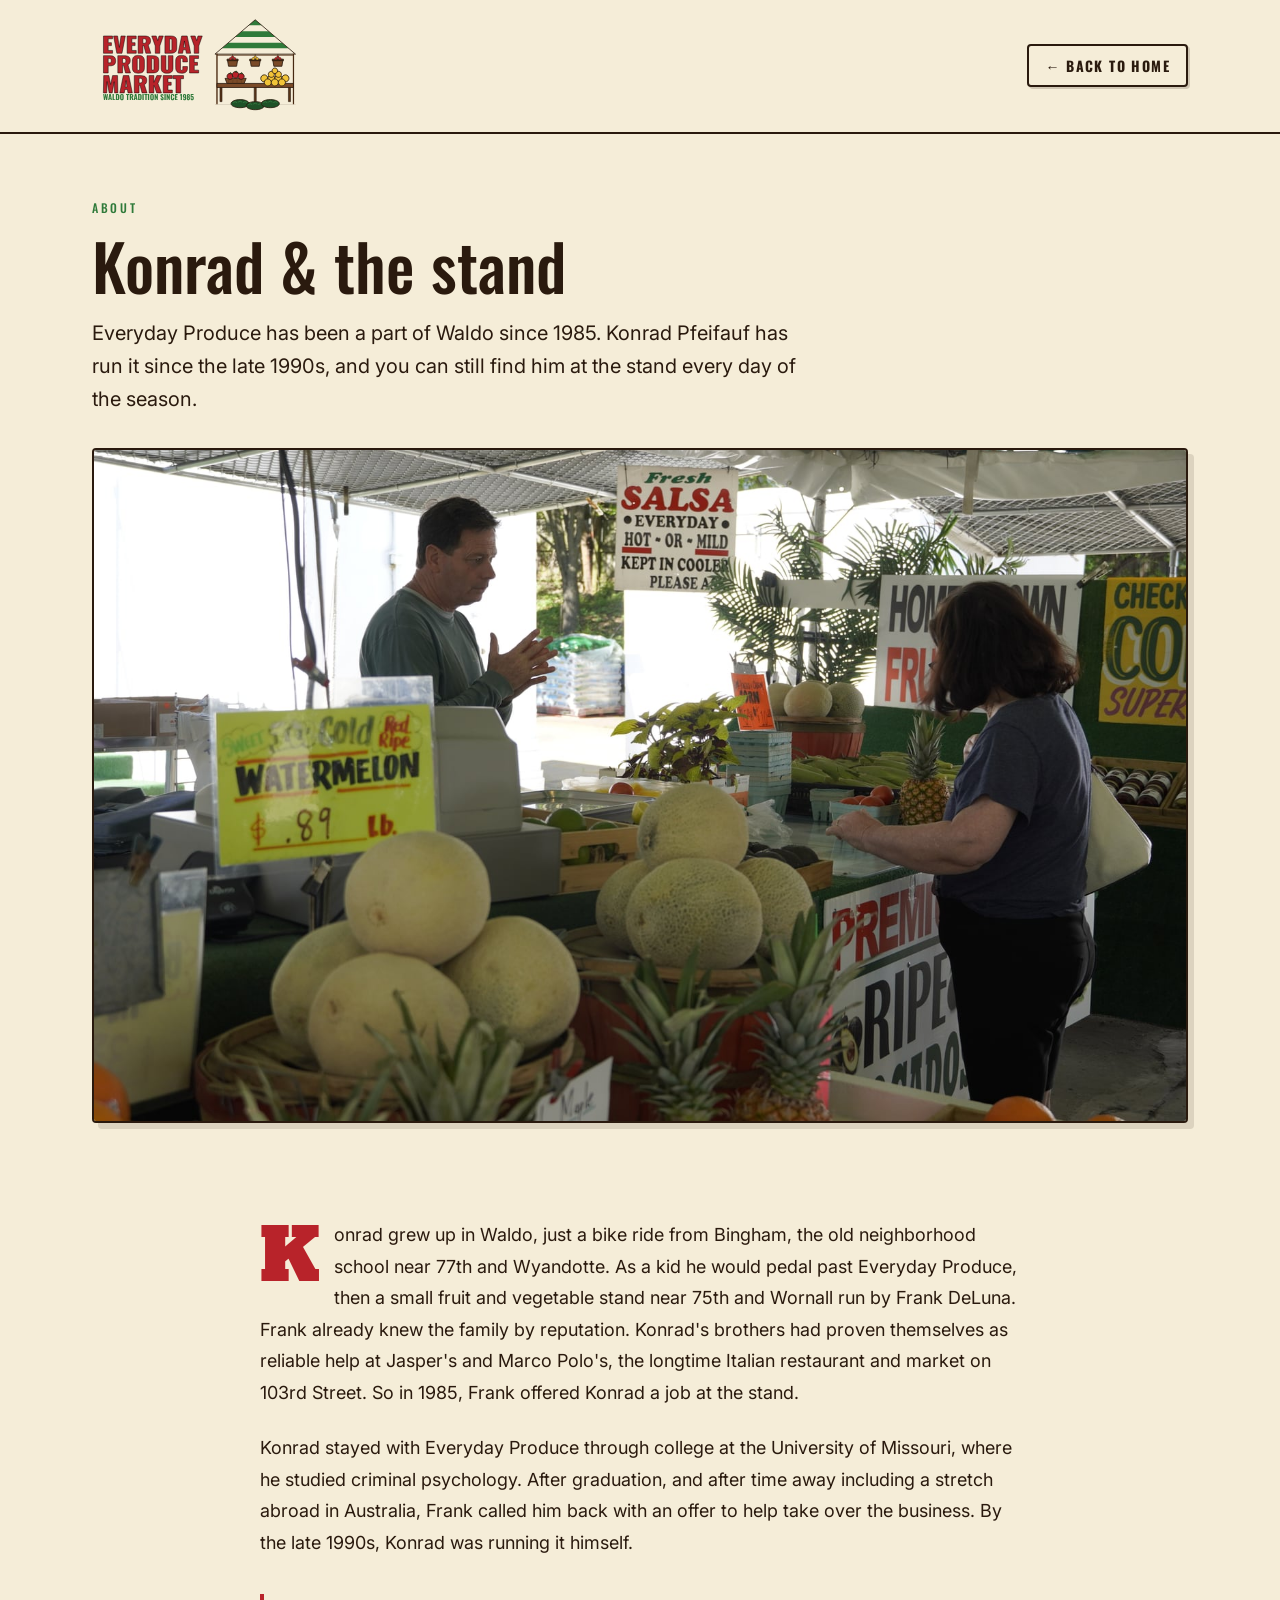
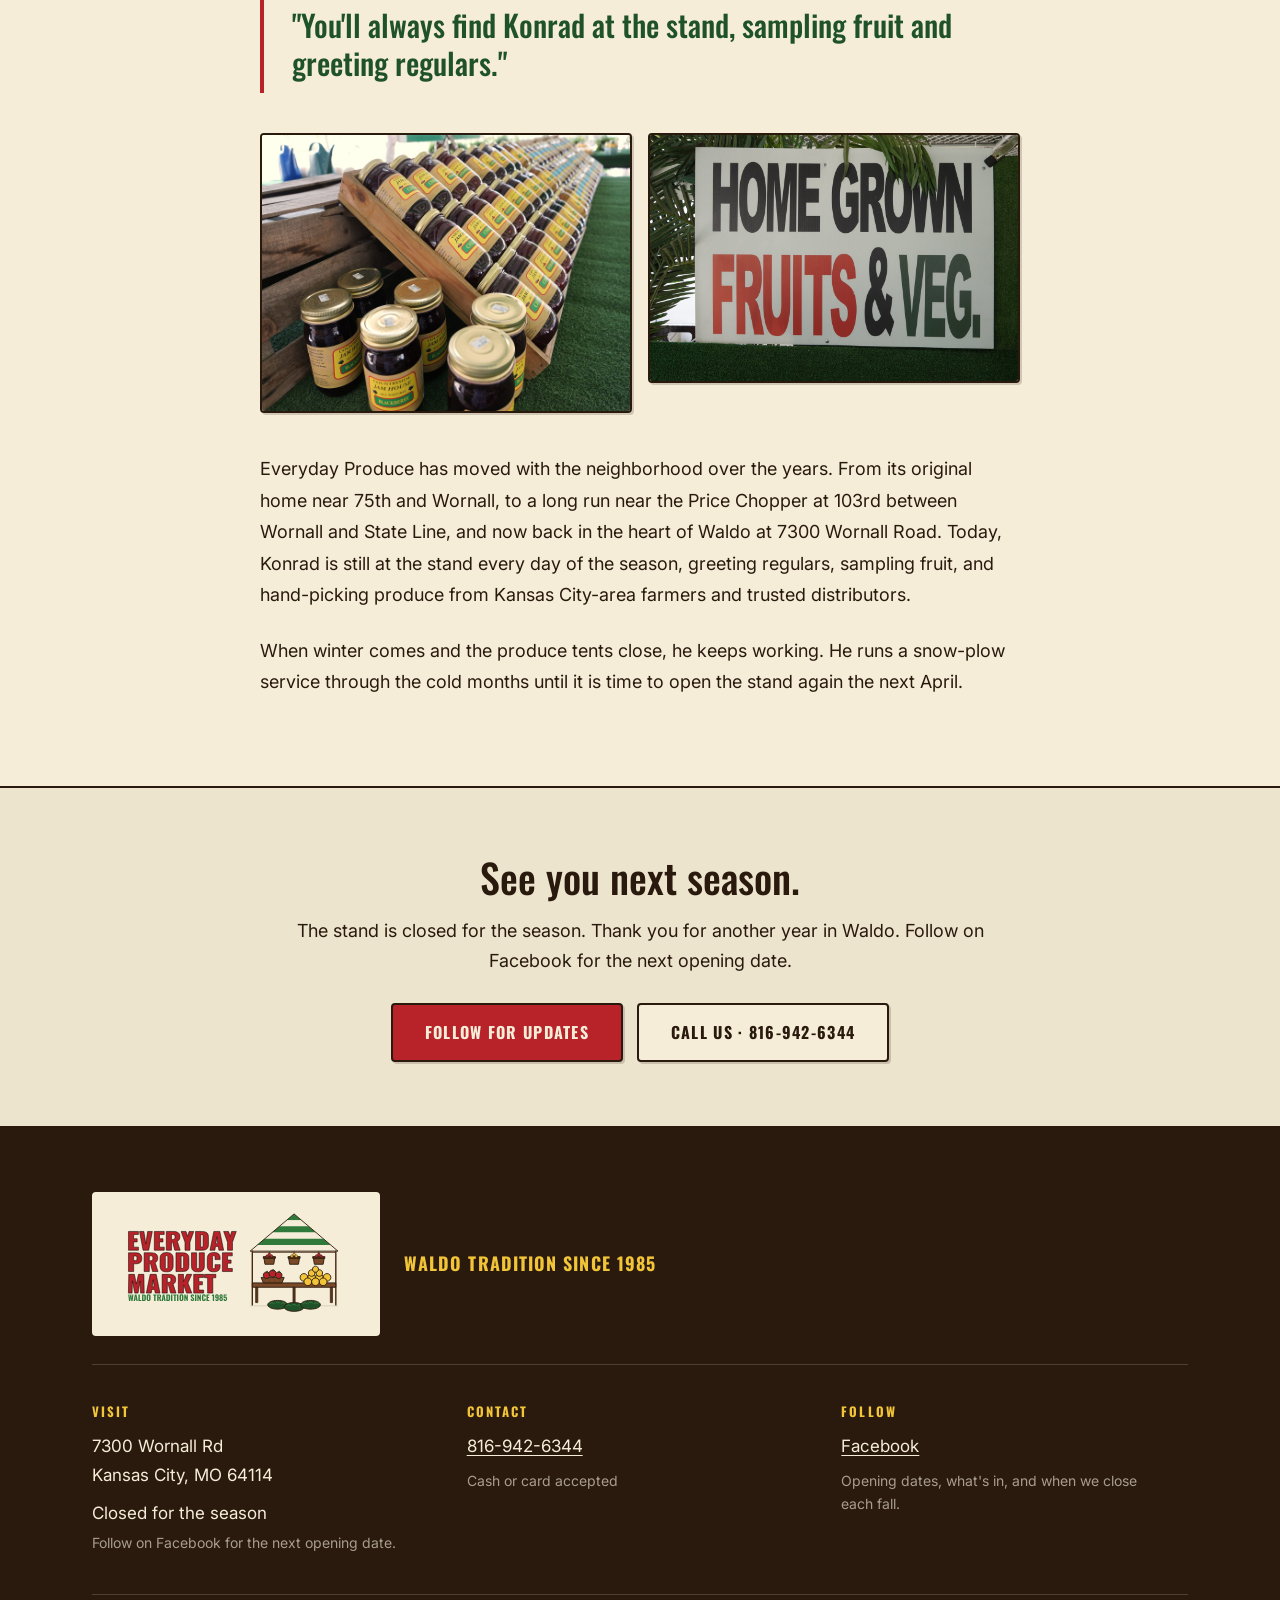
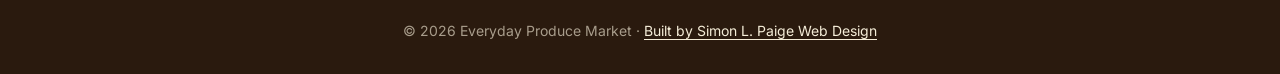
<file: about.html>
<!DOCTYPE html>
<html lang="en">
<head>
  <meta charset="UTF-8">
  <meta name="viewport" content="width=device-width, initial-scale=1.0">
  <title>About Konrad & the stand | Everyday Produce Market</title>
  <meta name="description" content="The story of Everyday Produce Market in Waldo, Kansas City. Konrad Pfeifauf has run the stand since the late 1990s. The neighborhood has been buying produce here since 1985.">
  <meta property="og:title" content="About Konrad & the stand | Everyday Produce Market">
  <meta property="og:description" content="The story of Everyday Produce Market in Waldo, Kansas City. Run by Konrad since the late 1990s. Open since 1985.">
  <meta property="og:image" content="https://everyday-produce.com/photos/about-customers.jpg">
  <meta property="og:type" content="article">
  <meta property="og:url" content="https://everyday-produce.com/about.html">
  <link rel="canonical" href="https://everyday-produce.com/about.html">
  <link rel="icon" href="assets/favicon.svg">
  <meta name="theme-color" content="#2F7A3A">
  <link rel="preconnect" href="https://fonts.googleapis.com">
  <link rel="preconnect" href="https://fonts.gstatic.com" crossorigin>
  <link href="https://fonts.googleapis.com/css2?family=Alfa+Slab+One&family=Oswald:wght@500;700&family=Inter:wght@400;500;600&display=swap" rel="stylesheet">
  <style>
    :root {
      --red:        #B8232A;
      --red-dark:   #8F1A20;
      --green:      #2F7A3A;
      --green-dark: #1F5228;
      --yellow:     #F2C438;
      --brown:      #7A4A28;
      --brown-dark: #5A3518;
      --cream:      #F5EDD8;
      --cream-mid:  #EDE4CE;
      --ink:        #2A1A0E;
      --ink-muted:  rgba(42,26,14,0.55);
      --shadow:     2px 2px 0 rgba(42,26,14,0.18);
    }
    *, *::before, *::after { box-sizing: border-box; margin: 0; padding: 0; }
    html { scroll-behavior: smooth; }
    body {
      background: var(--cream);
      color: var(--ink);
      font-family: 'Inter', sans-serif;
      font-size: 17px;
      line-height: 1.65;
      text-wrap: pretty;
    }
    img { display: block; max-width: 100%; }

    .skip-link {
      position: absolute; top: -200%; left: 16px;
      background: var(--ink); color: var(--cream);
      padding: 8px 20px; border-radius: 4px;
      font-family: 'Oswald', sans-serif; font-weight: 700; font-size: 14px;
      text-transform: uppercase; letter-spacing: 0.08em; text-decoration: none;
      z-index: 9999;
    }
    .skip-link:focus { top: 12px; }

    .container { max-width: 1160px; margin: 0 auto; padding: 0 32px; }
    .section-pad { padding: 88px 0; }
    @media (max-width: 768px) { .section-pad { padding: 56px 0; } .container { padding: 0 20px; } }

    .eyebrow {
      font-family: 'Oswald', sans-serif; font-weight: 500;
      font-size: 12px; text-transform: uppercase; letter-spacing: 0.22em;
      color: var(--green); margin-bottom: 8px;
    }
    .section-h2 {
      font-family: 'Oswald', sans-serif; font-weight: 500;
      font-size: clamp(28px, 4vw, 44px); line-height: 1.25; color: var(--ink);
    }

    .btn {
      display: inline-flex; align-items: center; justify-content: center;
      font-family: 'Oswald', sans-serif; font-weight: 700; font-size: 16px;
      text-transform: uppercase; letter-spacing: 0.08em; text-decoration: none;
      padding: 14px 32px; border-radius: 4px; border: 2px solid var(--ink);
      cursor: pointer; transition: background 120ms, transform 120ms;
      box-shadow: var(--shadow); white-space: nowrap;
    }
    .btn:focus-visible { outline: 3px solid var(--ink); outline-offset: 3px; }
    .btn-primary  { background: var(--red);   color: var(--cream); }
    .btn-primary:hover  { background: var(--red-dark); transform: translateY(-1px); }
    .btn-secondary { background: var(--cream); color: var(--ink); }
    .btn-secondary:hover { background: #e6dcc4; transform: translateY(-1px); }

    .ep-logo { display: block; width: 100%; height: auto; }
    .footer-logo-img { max-width: 240px; width: 100%; }

    /* PAGE TOP - simple branded header so people can get back home */
    .page-top {
      background: var(--cream);
      border-bottom: 2px solid var(--ink);
      padding: 18px 0;
    }
    .page-top-row {
      display: flex; align-items: center; justify-content: space-between;
      gap: 24px;
    }
    .page-top-logo {
      max-width: 220px;
      display: block;
    }
    .page-top-back {
      font-family: 'Oswald', sans-serif; font-weight: 700; font-size: 14px;
      text-transform: uppercase; letter-spacing: 0.10em;
      color: var(--ink); text-decoration: none;
      padding: 8px 16px; border: 2px solid var(--ink); border-radius: 4px;
      background: var(--cream); box-shadow: var(--shadow);
      transition: background 120ms;
    }
    .page-top-back:hover { background: #e6dcc4; }

    /* HERO */
    .about-hero {
      padding: 64px 0 32px;
      background: var(--cream);
      position: relative;
    }
    .about-hero h1 {
      font-family: 'Oswald', sans-serif; font-weight: 500;
      font-size: clamp(36px, 6vw, 64px); line-height: 1.25;
      color: var(--ink);
      margin-bottom: 12px;
    }
    .about-hero .lede {
      font-size: 20px; color: var(--ink);
      max-width: 720px; margin-bottom: 32px;
    }
    .about-hero img {
      width: 100%; aspect-ratio: 16 / 9; object-fit: cover;
      border: 2px solid var(--ink);
      box-shadow: 6px 6px 0 rgba(42,26,14,0.12);
      border-radius: 4px;
      margin-top: 24px;
    }

    /* STORY */
    .story {
      padding: 64px 0;
    }
    .story-inner {
      max-width: 760px; margin: 0 auto;
    }
    .story p {
      font-size: 18px; line-height: 1.75;
      margin-bottom: 24px; color: var(--ink);
    }
    .story p:first-of-type::first-letter {
      font-family: 'Alfa Slab One', serif;
      font-size: 4em; line-height: 0.85;
      float: left; margin: 6px 14px 0 0;
      color: var(--red);
    }
    .pull-quote {
      font-family: 'Oswald', sans-serif; font-weight: 500;
      font-size: clamp(22px, 3vw, 30px); line-height: 1.25;
      color: var(--green-dark);
      border-left: 4px solid var(--red);
      padding: 12px 0 12px 28px;
      margin: 36px 0;
    }

    /* INLINE PHOTO STRIP */
    .strip {
      display: grid; grid-template-columns: 1fr 1fr;
      gap: 16px; margin: 40px 0;
    }
    @media (max-width: 640px) { .strip { grid-template-columns: 1fr; } }
    .strip img {
      width: 100%; height: auto; display: block; align-self: start;
      border: 2px solid var(--ink);
      box-shadow: var(--shadow);
      border-radius: 4px;
    }

    /* CTA BACK TO HOME */
    .come-by {
      background: var(--cream-mid);
      padding: 64px 0;
      border-top: 2px solid var(--ink);
      border-bottom: 2px solid var(--ink);
    }
    .come-by-inner {
      max-width: 720px; margin: 0 auto; text-align: center;
    }
    .come-by h2 {
      font-family: 'Oswald', sans-serif; font-weight: 500;
      font-size: clamp(28px, 4vw, 40px); line-height: 1.25;
      margin-bottom: 14px;
    }
    .come-by p {
      font-size: 18px; margin-bottom: 28px;
    }
    .come-by .button-row {
      display: flex; flex-wrap: wrap; gap: 14px; justify-content: center;
    }

    /* FOOTER (matches index.html v2) */
    footer {
      background: var(--ink); color: var(--cream);
      padding: 64px 0 32px;
    }
    footer a { color: var(--cream); text-decoration: underline; text-underline-offset: 3px; }
    footer a:hover { color: var(--yellow); }
    .footer-top {
      display: flex; align-items: center; gap: 24px; flex-wrap: wrap;
      margin-bottom: 36px; padding-bottom: 28px;
      border-bottom: 1px solid rgba(245,237,216,0.18);
    }
    .footer-logo-badge {
      background: var(--cream); padding: 18px 22px; border-radius: 4px;
      border: 2px solid var(--cream);
    }
    .footer-tagline {
      font-family: 'Oswald', sans-serif; font-weight: 700;
      font-size: 18px; letter-spacing: 0.06em; text-transform: uppercase;
      color: var(--yellow);
    }
    .footer-cols {
      display: grid; gap: 28px;
      grid-template-columns: repeat(auto-fit, minmax(220px, 1fr));
      margin-bottom: 36px;
    }
    .footer-col h4 {
      font-family: 'Oswald', sans-serif; font-weight: 700;
      font-size: 13px; text-transform: uppercase; letter-spacing: 0.16em;
      color: var(--yellow); margin-bottom: 10px;
    }
    .footer-col p { margin-bottom: 4px; }
    .footer-dim { color: rgba(245,237,216,0.62); font-size: 14px; }
    .footer-bottom {
      padding-top: 24px; border-top: 1px solid rgba(245,237,216,0.18);
      font-size: 14px; color: rgba(245,237,216,0.62);
      text-align: center;
    }
  </style>

  <meta name="twitter:card" content="summary_large_image">
  <script type="application/ld+json">
  {
    "@context": "https://schema.org",
    "@type": "AboutPage",
    "name": "About Everyday Produce Market",
    "url": "https://everyday-produce.com/about.html",
    "description": "The story of Everyday Produce Market in Waldo, Kansas City. Run by Konrad since the late 1990s. Open since 1985.",
    "mainEntity": {
      "@type": "LocalBusiness",
      "name": "Everyday Produce Market",
      "url": "https://everyday-produce.com/",
      "address": {
        "@type": "PostalAddress",
        "streetAddress": "7300 Wornall Rd",
        "addressLocality": "Kansas City",
        "addressRegion": "MO",
        "postalCode": "64114",
        "addressCountry": "US"
      },
      "telephone": "+18169426344",
      "founder": {
        "@type": "Person",
        "name": "Konrad Pfeifauf"
      },
      "foundingDate": "1985"
    },
    "isPartOf": { "@type": "WebSite", "name": "Everyday Produce Market", "url": "https://everyday-produce.com/" },
    "dateModified": "2026-04-26"
  }
  </script>
</head>
<body>

  <a href="#main" class="skip-link">Skip to content</a>

  <!-- TOP BAR -->
  <div class="page-top">
    <div class="container">
      <div class="page-top-row">
        <a href="index.html" aria-label="Everyday Produce Market home">
          <img src="assets/logo-horizontal.svg?v=3" alt="Everyday Produce Market" class="ep-logo page-top-logo" width="920" height="400">
        </a>
        <a href="index.html" class="page-top-back">&larr; Back to home</a>
      </div>
    </div>
  </div>

  <main id="main">

    <!-- HERO -->
    <section class="about-hero">
      <div class="container">
        <p class="eyebrow">About</p>
        <h1>Konrad &amp; the stand</h1>
        <p class="lede">Everyday Produce has been a part of Waldo since 1985. Konrad Pfeifauf has run it since the late 1990s, and you can still find him at the stand every day of the season.</p>
        <img src="photos/about-customers.jpg" alt="Konrad working with customers under the green-striped tent" loading="lazy" width="1200" height="675">
      </div>
    </section>

    <!-- STORY -->
    <section class="story">
      <div class="container">
        <div class="story-inner">

          <p>Konrad grew up in Waldo, just a bike ride from Bingham, the old neighborhood school near 77th and Wyandotte. As a kid he would pedal past Everyday Produce, then a small fruit and vegetable stand near 75th and Wornall run by Frank DeLuna. Frank already knew the family by reputation. Konrad's brothers had proven themselves as reliable help at Jasper's and Marco Polo's, the longtime Italian restaurant and market on 103rd Street. So in 1985, Frank offered Konrad a job at the stand.</p>

          <p>Konrad stayed with Everyday Produce through college at the University of Missouri, where he studied criminal psychology. After graduation, and after time away including a stretch abroad in Australia, Frank called him back with an offer to help take over the business. By the late 1990s, Konrad was running it himself.</p>

          <div class="pull-quote">"You'll always find Konrad at the stand, sampling fruit and greeting regulars."</div>

          <div class="strip">
            <img src="photos/about-interior.jpg" alt="Inside the stand at 7300 Wornall Rd" loading="lazy" width="800" height="600">
            <img src="photos/about-sign.jpg" alt="Home Grown Fruits &amp; Veg. sign inside Everyday Produce" loading="lazy" width="1200" height="800">
          </div>

          <p>Everyday Produce has moved with the neighborhood over the years. From its original home near 75th and Wornall, to a long run near the Price Chopper at 103rd between Wornall and State Line, and now back in the heart of Waldo at 7300 Wornall Road. Today, Konrad is still at the stand every day of the season, greeting regulars, sampling fruit, and hand-picking produce from Kansas City-area farmers and trusted distributors.</p>

          <p>When winter comes and the produce tents close, he keeps working. He runs a snow-plow service through the cold months until it is time to open the stand again the next April.</p>

        </div>
      </div>
    </section>

    <!-- COME BY CTA -->
    <section class="come-by">
      <div class="container">
        <div class="come-by-inner">
          <h2>See you next season.</h2>
          <p>The stand is closed for the season. Thank you for another year in Waldo. Follow on Facebook for the next opening date.</p>
          <div class="button-row">
            <a href="https://www.facebook.com/everydayproduce"
               class="btn btn-primary" target="_blank" rel="noopener">Follow for updates</a>
            <a href="tel:+18169426344" class="btn btn-secondary">Call us &middot; 816-942-6344</a>
          </div>
        </div>
      </div>
    </section>

  </main>

  <!-- FOOTER -->
  <footer>
    <div class="container">

      <div class="footer-top">
        <div class="footer-logo-badge">
          <img src="assets/logo-horizontal.svg?v=3" alt="Everyday Produce Market" class="ep-logo footer-logo-img" width="920" height="400">
        </div>
        <p class="footer-tagline">Waldo Tradition Since 1985</p>
      </div>

      <div class="footer-cols">
        <div class="footer-col">
          <h4>Visit</h4>
          <p>7300 Wornall Rd<br>Kansas City, MO 64114</p>
          <p style="margin-top:10px;">Closed for the season</p>
          <p class="footer-dim">Follow on Facebook for the next opening date.</p>
        </div>
        <div class="footer-col">
          <h4>Contact</h4>
          <a href="tel:+18169426344">816-942-6344</a>
          <p class="footer-dim" style="margin-top:8px;">Cash or card accepted</p>
        </div>
        <div class="footer-col">
          <h4>Follow</h4>
          <a href="https://www.facebook.com/everydayproduce" target="_blank" rel="noopener">Facebook</a>
          <p class="footer-dim" style="margin-top:8px;">Opening dates, what's in, and when we close each fall.</p>
        </div>
      </div>

      <p class="footer-bottom">
        &copy; 2026 Everyday Produce Market &middot; <a href="https://simonlpaige.com" rel="noopener" class="site-credit">Built by Simon L. Paige Web Design</a>
      </p>

    </div>
  </footer>

</body>
</html>
</file>
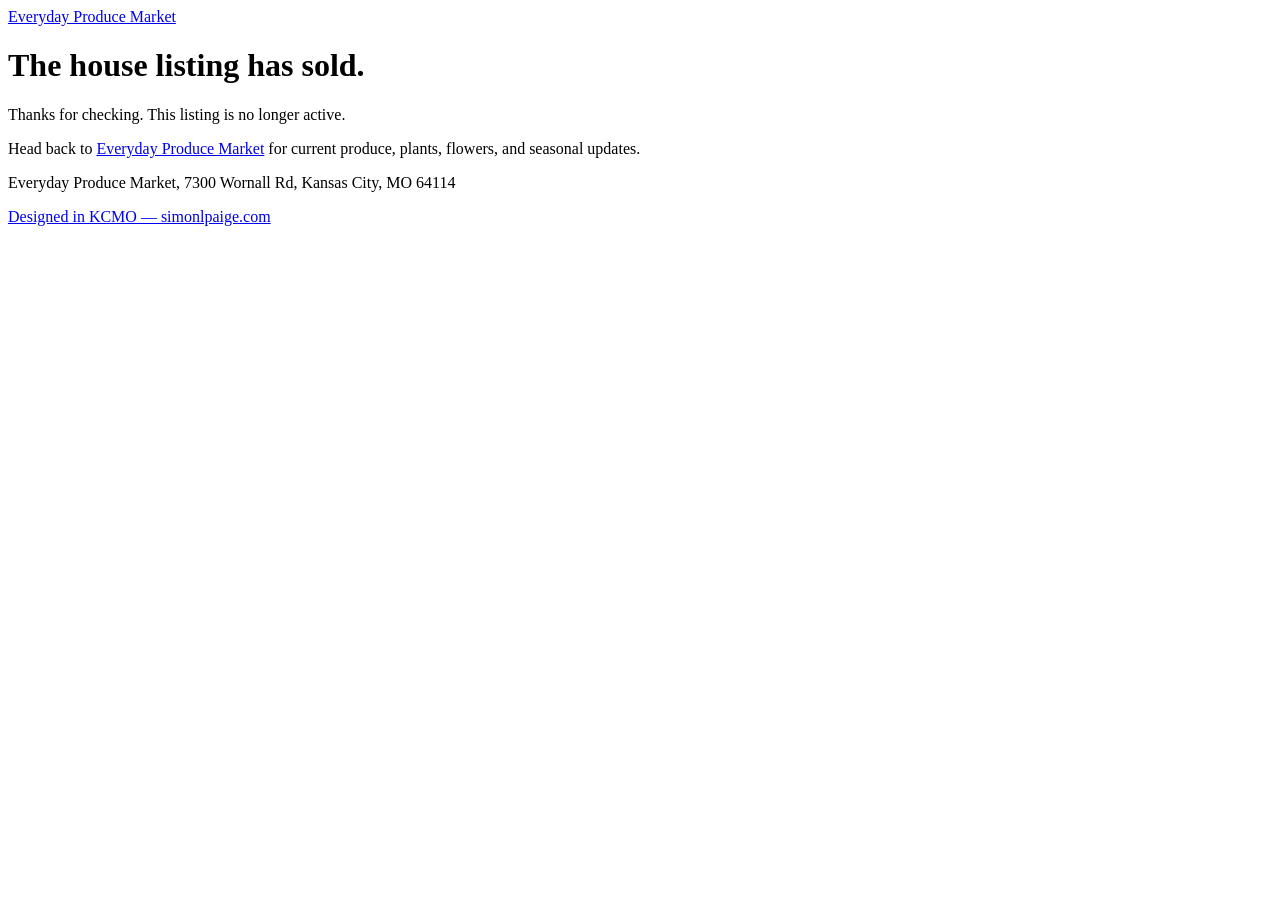
<file: house.html>
<!doctype html>
<html lang="en">
<head>
  <meta charset="utf-8">
  <meta name="viewport" content="width=device-width, initial-scale=1">
  <meta name="description" content="The former house listing shared by Everyday Produce Market has sold. Visit Everyday Produce for current produce, plants, flowers, and seasonal market updates.">
  <meta name="robots" content="noindex, follow">
  <meta http-equiv="refresh" content="3; url=/">
  <meta property="og:title" content="House Listing Sold | Everyday Produce Market">
  <meta property="og:description" content="The house listing has sold. Visit Everyday Produce Market for current plants, flowers, and seasonal produce.">
  <meta property="og:type" content="website">
  <meta property="og:url" content="https://everyday-produce.com/house.html">
  <title>House Listing Sold | Everyday Produce Market</title>
  <link rel="canonical" href="https://everyday-produce.com/">
  <script type="application/ld+json">
  {
    "@context": "https://schema.org",
    "@type": "WebPage",
    "name": "House Listing Sold",
    "description": "The former house listing shared by Everyday Produce Market has sold.",
    "url": "https://everyday-produce.com/house.html",
    "isPartOf": {
      "@type": "WebSite",
      "name": "Everyday Produce Market",
      "url": "https://everyday-produce.com/"
    }
  }
  </script>
  <link rel="icon" type="image/svg+xml" href="/favicon.svg">
</head>
<body>
  <header>
    <a href="/">Everyday Produce Market</a>
  </header>
  <main>
    <h1>The house listing has sold.</h1>
    <p>Thanks for checking. This listing is no longer active.</p>
    <p>Head back to <a href="/">Everyday Produce Market</a> for current produce, plants, flowers, and seasonal updates.</p>
  </main>
  <footer>
    <p>Everyday Produce Market, 7300 Wornall Rd, Kansas City, MO 64114</p>
    <p class="site-credit"><a href="https://simonlpaige.com" rel="noopener">Designed in KCMO &mdash; simonlpaige.com</a></p>
  </footer>
</body>
</html>
</file>
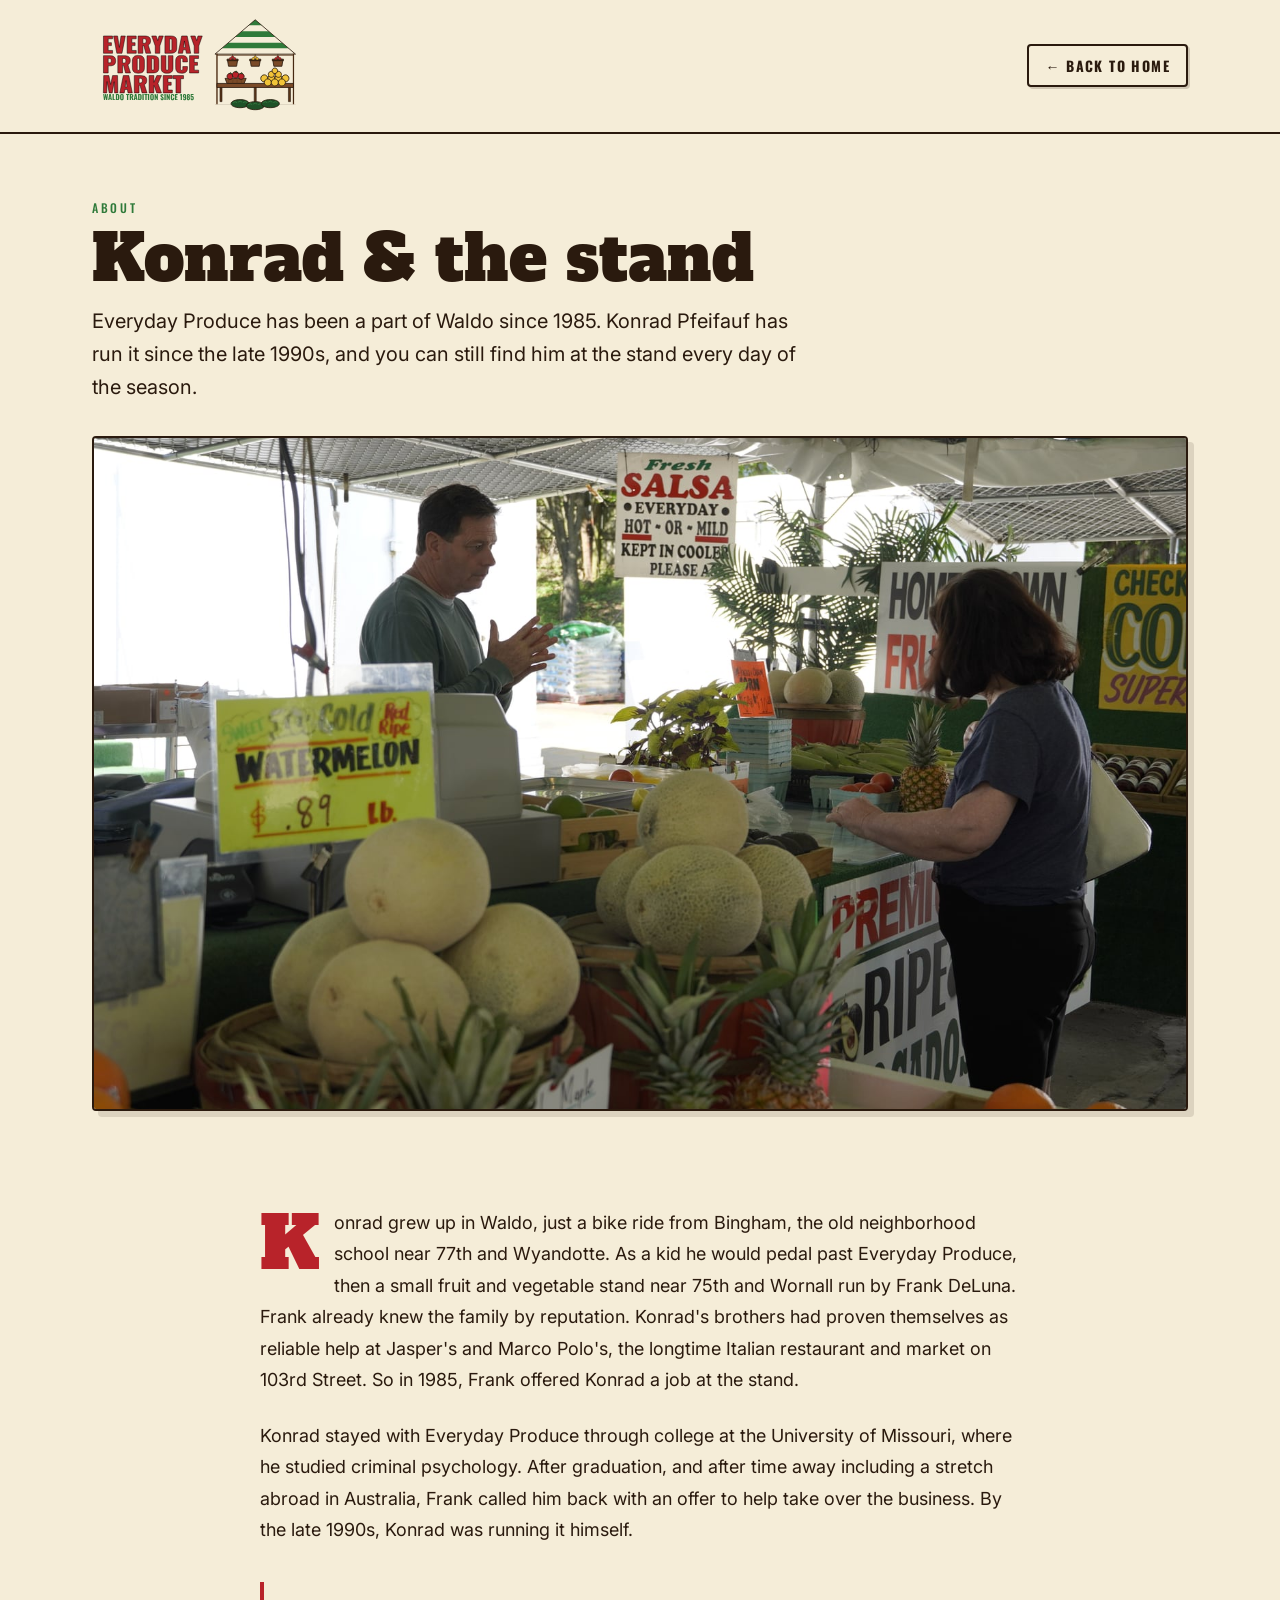
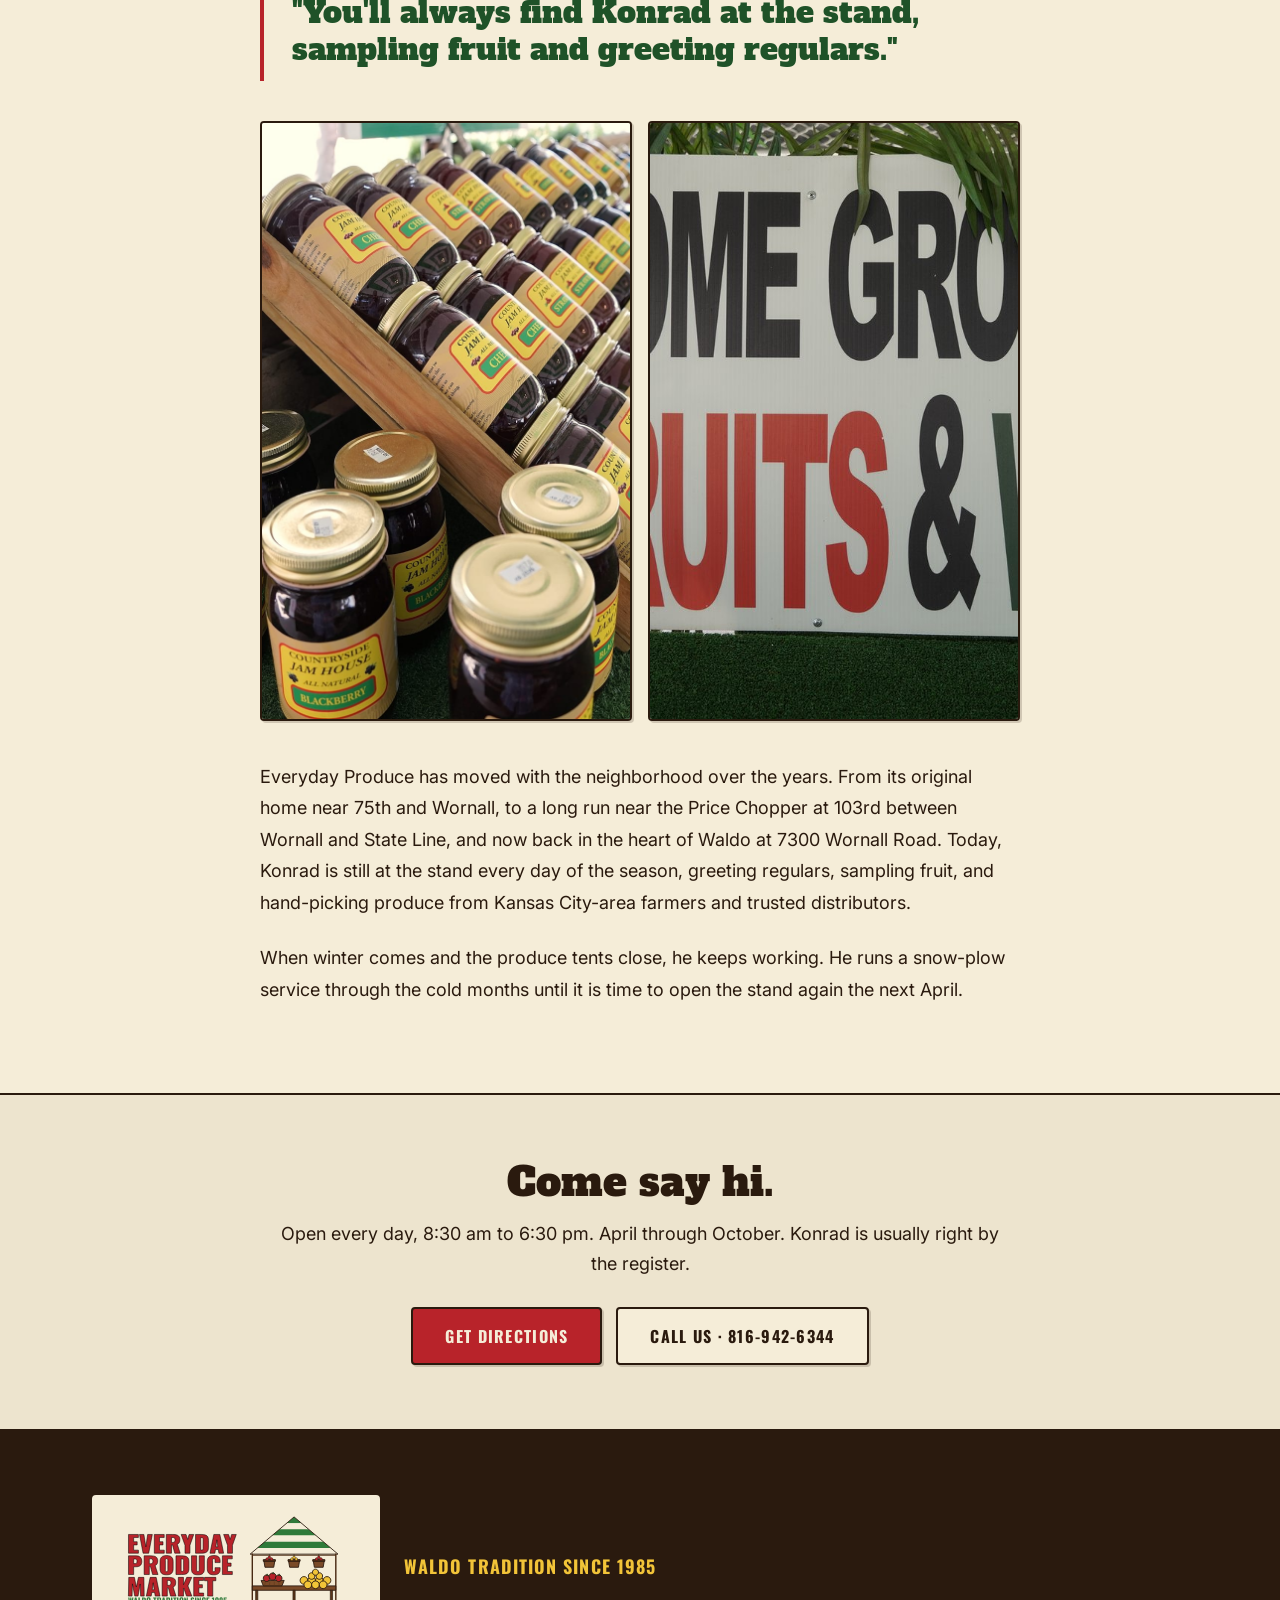
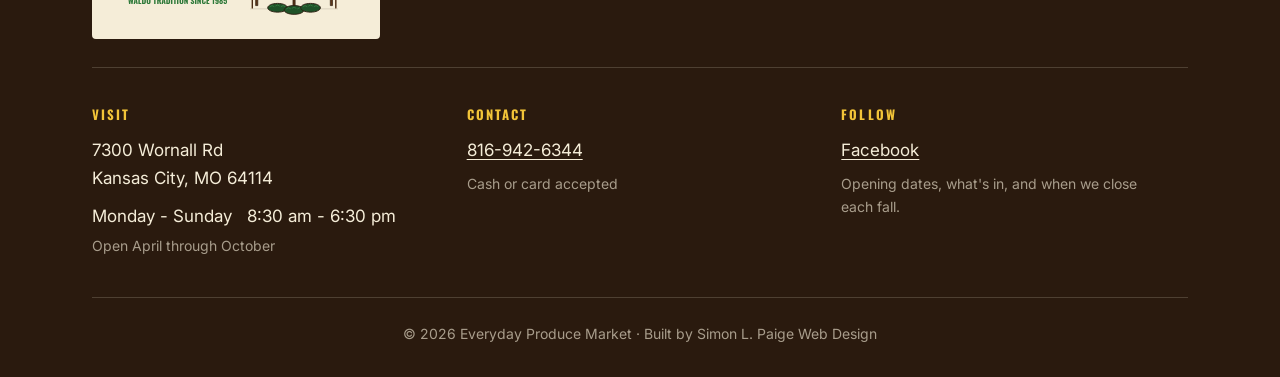
<file: v2/about.html>
<!DOCTYPE html>
<html lang="en">
<head>
  <meta charset="UTF-8">
  <meta name="viewport" content="width=device-width, initial-scale=1.0">
  <title>About Konrad & the stand | Everyday Produce Market</title>
  <meta name="description" content="The story of Everyday Produce Market in Waldo, Kansas City. Konrad Pfeifauf has run the stand since the late 1990s. The neighborhood has been buying produce here since 1985.">
  <meta property="og:title" content="About Konrad & the stand | Everyday Produce Market">
  <meta property="og:description" content="The story of Everyday Produce Market in Waldo, Kansas City. Run by Konrad since the late 1990s. Open since 1985.">
  <meta property="og:image" content="https://everyday-produce.com/photos/about-customers.jpg">
  <meta property="og:type" content="article">
  <meta property="og:url" content="https://everyday-produce.com/about.html">
  <link rel="canonical" href="https://everyday-produce.com/about.html">
  <link rel="icon" href="assets/favicon.svg">
  <meta name="theme-color" content="#2F7A3A">
  <link rel="preconnect" href="https://fonts.googleapis.com">
  <link rel="preconnect" href="https://fonts.gstatic.com" crossorigin>
  <link href="https://fonts.googleapis.com/css2?family=Alfa+Slab+One&family=Oswald:wght@500;700&family=Inter:wght@400;500;600&display=swap" rel="stylesheet">
  <style>
    :root {
      --red:        #B8232A;
      --red-dark:   #8F1A20;
      --green:      #2F7A3A;
      --green-dark: #1F5228;
      --yellow:     #F2C438;
      --brown:      #7A4A28;
      --brown-dark: #5A3518;
      --cream:      #F5EDD8;
      --cream-mid:  #EDE4CE;
      --ink:        #2A1A0E;
      --ink-muted:  rgba(42,26,14,0.55);
      --shadow:     2px 2px 0 rgba(42,26,14,0.18);
    }
    *, *::before, *::after { box-sizing: border-box; margin: 0; padding: 0; }
    html { scroll-behavior: smooth; }
    body {
      background: var(--cream);
      color: var(--ink);
      font-family: 'Inter', sans-serif;
      font-size: 17px;
      line-height: 1.65;
      text-wrap: pretty;
    }
    img { display: block; max-width: 100%; }

    .skip-link {
      position: absolute; top: -200%; left: 16px;
      background: var(--ink); color: var(--cream);
      padding: 8px 20px; border-radius: 4px;
      font-family: 'Oswald', sans-serif; font-weight: 700; font-size: 14px;
      text-transform: uppercase; letter-spacing: 0.08em; text-decoration: none;
      z-index: 9999;
    }
    .skip-link:focus { top: 12px; }

    .container { max-width: 1160px; margin: 0 auto; padding: 0 32px; }
    .section-pad { padding: 88px 0; }
    @media (max-width: 768px) { .section-pad { padding: 56px 0; } .container { padding: 0 20px; } }

    .eyebrow {
      font-family: 'Oswald', sans-serif; font-weight: 500;
      font-size: 12px; text-transform: uppercase; letter-spacing: 0.22em;
      color: var(--green); margin-bottom: 8px;
    }
    .section-h2 {
      font-family: 'Alfa Slab One', serif; font-weight: 400;
      font-size: clamp(28px, 4vw, 44px); line-height: 1.1; color: var(--ink);
    }

    .btn {
      display: inline-flex; align-items: center; justify-content: center;
      font-family: 'Oswald', sans-serif; font-weight: 700; font-size: 16px;
      text-transform: uppercase; letter-spacing: 0.08em; text-decoration: none;
      padding: 14px 32px; border-radius: 4px; border: 2px solid var(--ink);
      cursor: pointer; transition: background 120ms, transform 120ms;
      box-shadow: var(--shadow); white-space: nowrap;
    }
    .btn:focus-visible { outline: 3px solid var(--ink); outline-offset: 3px; }
    .btn-primary  { background: var(--red);   color: var(--cream); }
    .btn-primary:hover  { background: var(--red-dark); transform: translateY(-1px); }
    .btn-secondary { background: var(--cream); color: var(--ink); }
    .btn-secondary:hover { background: #e6dcc4; transform: translateY(-1px); }

    .ep-logo { display: block; width: 100%; height: auto; }
    .footer-logo-img { max-width: 240px; width: 100%; }

    /* PAGE TOP - simple branded header so people can get back home */
    .page-top {
      background: var(--cream);
      border-bottom: 2px solid var(--ink);
      padding: 18px 0;
    }
    .page-top-row {
      display: flex; align-items: center; justify-content: space-between;
      gap: 24px;
    }
    .page-top-logo {
      max-width: 220px;
      display: block;
    }
    .page-top-back {
      font-family: 'Oswald', sans-serif; font-weight: 700; font-size: 14px;
      text-transform: uppercase; letter-spacing: 0.10em;
      color: var(--ink); text-decoration: none;
      padding: 8px 16px; border: 2px solid var(--ink); border-radius: 4px;
      background: var(--cream); box-shadow: var(--shadow);
      transition: background 120ms;
    }
    .page-top-back:hover { background: #e6dcc4; }

    /* HERO */
    .about-hero {
      padding: 64px 0 32px;
      background: var(--cream);
      position: relative;
    }
    .about-hero h1 {
      font-family: 'Alfa Slab One', serif; font-weight: 400;
      font-size: clamp(36px, 6vw, 64px); line-height: 1.05;
      color: var(--ink);
      margin-bottom: 12px;
    }
    .about-hero .lede {
      font-size: 20px; color: var(--ink);
      max-width: 720px; margin-bottom: 32px;
    }
    .about-hero img {
      width: 100%; aspect-ratio: 16 / 9; object-fit: cover;
      border: 2px solid var(--ink);
      box-shadow: 6px 6px 0 rgba(42,26,14,0.12);
      border-radius: 4px;
      margin-top: 24px;
    }

    /* STORY */
    .story {
      padding: 64px 0;
    }
    .story-inner {
      max-width: 760px; margin: 0 auto;
    }
    .story p {
      font-size: 18px; line-height: 1.75;
      margin-bottom: 24px; color: var(--ink);
    }
    .story p:first-of-type::first-letter {
      font-family: 'Alfa Slab One', serif;
      font-size: 4em; line-height: 0.85;
      float: left; margin: 6px 14px 0 0;
      color: var(--red);
    }
    .pull-quote {
      font-family: 'Alfa Slab One', serif; font-weight: 400;
      font-size: clamp(22px, 3vw, 30px); line-height: 1.25;
      color: var(--green-dark);
      border-left: 4px solid var(--red);
      padding: 12px 0 12px 28px;
      margin: 36px 0;
    }

    /* INLINE PHOTO STRIP */
    .strip {
      display: grid; grid-template-columns: 1fr 1fr;
      gap: 16px; margin: 40px 0;
    }
    @media (max-width: 640px) { .strip { grid-template-columns: 1fr; } }
    .strip img {
      width: 100%; aspect-ratio: 4 / 3; object-fit: cover;
      border: 2px solid var(--ink);
      box-shadow: var(--shadow);
      border-radius: 4px;
    }

    /* CTA BACK TO HOME */
    .come-by {
      background: var(--cream-mid);
      padding: 64px 0;
      border-top: 2px solid var(--ink);
      border-bottom: 2px solid var(--ink);
    }
    .come-by-inner {
      max-width: 720px; margin: 0 auto; text-align: center;
    }
    .come-by h2 {
      font-family: 'Alfa Slab One', serif; font-weight: 400;
      font-size: clamp(28px, 4vw, 40px); line-height: 1.15;
      margin-bottom: 14px;
    }
    .come-by p {
      font-size: 18px; margin-bottom: 28px;
    }
    .come-by .button-row {
      display: flex; flex-wrap: wrap; gap: 14px; justify-content: center;
    }

    /* FOOTER (matches index.html v2) */
    footer {
      background: var(--ink); color: var(--cream);
      padding: 64px 0 32px;
    }
    footer a { color: var(--cream); text-decoration: underline; text-underline-offset: 3px; }
    footer a:hover { color: var(--yellow); }
    .footer-top {
      display: flex; align-items: center; gap: 24px; flex-wrap: wrap;
      margin-bottom: 36px; padding-bottom: 28px;
      border-bottom: 1px solid rgba(245,237,216,0.18);
    }
    .footer-logo-badge {
      background: var(--cream); padding: 18px 22px; border-radius: 4px;
      border: 2px solid var(--cream);
    }
    .footer-tagline {
      font-family: 'Oswald', sans-serif; font-weight: 700;
      font-size: 18px; letter-spacing: 0.06em; text-transform: uppercase;
      color: var(--yellow);
    }
    .footer-cols {
      display: grid; gap: 28px;
      grid-template-columns: repeat(auto-fit, minmax(220px, 1fr));
      margin-bottom: 36px;
    }
    .footer-col h4 {
      font-family: 'Oswald', sans-serif; font-weight: 700;
      font-size: 13px; text-transform: uppercase; letter-spacing: 0.16em;
      color: var(--yellow); margin-bottom: 10px;
    }
    .footer-col p { margin-bottom: 4px; }
    .footer-dim { color: rgba(245,237,216,0.62); font-size: 14px; }
    .footer-bottom {
      padding-top: 24px; border-top: 1px solid rgba(245,237,216,0.18);
      font-size: 14px; color: rgba(245,237,216,0.62);
      text-align: center;
    }
  </style>
</head>
<body>

  <a href="#main" class="skip-link">Skip to content</a>

  <!-- TOP BAR -->
  <div class="page-top">
    <div class="container">
      <div class="page-top-row">
        <a href="index.html" aria-label="Everyday Produce Market home">
          <img src="assets/logo-horizontal.svg?v=2" alt="Everyday Produce Market" class="ep-logo page-top-logo" width="920" height="400">
        </a>
        <a href="index.html" class="page-top-back">&larr; Back to home</a>
      </div>
    </div>
  </div>

  <main id="main">

    <!-- HERO -->
    <section class="about-hero">
      <div class="container">
        <p class="eyebrow">About</p>
        <h1>Konrad &amp; the stand</h1>
        <p class="lede">Everyday Produce has been a part of Waldo since 1985. Konrad Pfeifauf has run it since the late 1990s, and you can still find him at the stand every day of the season.</p>
        <img src="../photos/about-customers.jpg" alt="Konrad working with customers under the green-striped tent" loading="lazy" width="1200" height="675">
      </div>
    </section>

    <!-- STORY -->
    <section class="story">
      <div class="container">
        <div class="story-inner">

          <p>Konrad grew up in Waldo, just a bike ride from Bingham, the old neighborhood school near 77th and Wyandotte. As a kid he would pedal past Everyday Produce, then a small fruit and vegetable stand near 75th and Wornall run by Frank DeLuna. Frank already knew the family by reputation. Konrad's brothers had proven themselves as reliable help at Jasper's and Marco Polo's, the longtime Italian restaurant and market on 103rd Street. So in 1985, Frank offered Konrad a job at the stand.</p>

          <p>Konrad stayed with Everyday Produce through college at the University of Missouri, where he studied criminal psychology. After graduation, and after time away including a stretch abroad in Australia, Frank called him back with an offer to help take over the business. By the late 1990s, Konrad was running it himself.</p>

          <div class="pull-quote">"You'll always find Konrad at the stand, sampling fruit and greeting regulars."</div>

          <div class="strip">
            <img src="../photos/about-interior.jpg" alt="Inside the stand at 7300 Wornall Rd" loading="lazy" width="800" height="600">
            <img src="../photos/about-sign.jpg" alt="The Everyday Produce sign at the corner of 73rd and Wornall" loading="lazy" width="800" height="600">
          </div>

          <p>Everyday Produce has moved with the neighborhood over the years. From its original home near 75th and Wornall, to a long run near the Price Chopper at 103rd between Wornall and State Line, and now back in the heart of Waldo at 7300 Wornall Road. Today, Konrad is still at the stand every day of the season, greeting regulars, sampling fruit, and hand-picking produce from Kansas City-area farmers and trusted distributors.</p>

          <p>When winter comes and the produce tents close, he keeps working. He runs a snow-plow service through the cold months until it is time to open the stand again the next April.</p>

        </div>
      </div>
    </section>

    <!-- COME BY CTA -->
    <section class="come-by">
      <div class="container">
        <div class="come-by-inner">
          <h2>Come say hi.</h2>
          <p>Open every day, 8:30 am to 6:30 pm. April through October. Konrad is usually right by the register.</p>
          <div class="button-row">
            <a href="https://maps.google.com/?q=7300+Wornall+Rd+Kansas+City+MO+64114"
               class="btn btn-primary" target="_blank" rel="noopener">Get directions</a>
            <a href="tel:+18169426344" class="btn btn-secondary">Call us &middot; 816-942-6344</a>
          </div>
        </div>
      </div>
    </section>

  </main>

  <!-- FOOTER -->
  <footer>
    <div class="container">

      <div class="footer-top">
        <div class="footer-logo-badge">
          <img src="assets/logo-horizontal.svg?v=2" alt="Everyday Produce Market" class="ep-logo footer-logo-img" width="920" height="400">
        </div>
        <p class="footer-tagline">Waldo Tradition Since 1985</p>
      </div>

      <div class="footer-cols">
        <div class="footer-col">
          <h4>Visit</h4>
          <p>7300 Wornall Rd<br>Kansas City, MO 64114</p>
          <p style="margin-top:10px;">Monday - Sunday &nbsp; 8:30 am - 6:30 pm</p>
          <p class="footer-dim">Open April through October</p>
        </div>
        <div class="footer-col">
          <h4>Contact</h4>
          <a href="tel:+18169426344">816-942-6344</a>
          <p class="footer-dim" style="margin-top:8px;">Cash or card accepted</p>
        </div>
        <div class="footer-col">
          <h4>Follow</h4>
          <a href="https://www.facebook.com/everydayproduce" target="_blank" rel="noopener">Facebook</a>
          <p class="footer-dim" style="margin-top:8px;">Opening dates, what's in, and when we close each fall.</p>
        </div>
      </div>

      <p class="footer-bottom">
        &copy; 2026 Everyday Produce Market &middot; Built by Simon L. Paige Web Design
      </p>

    </div>
  </footer>

</body>
</html>
</file>
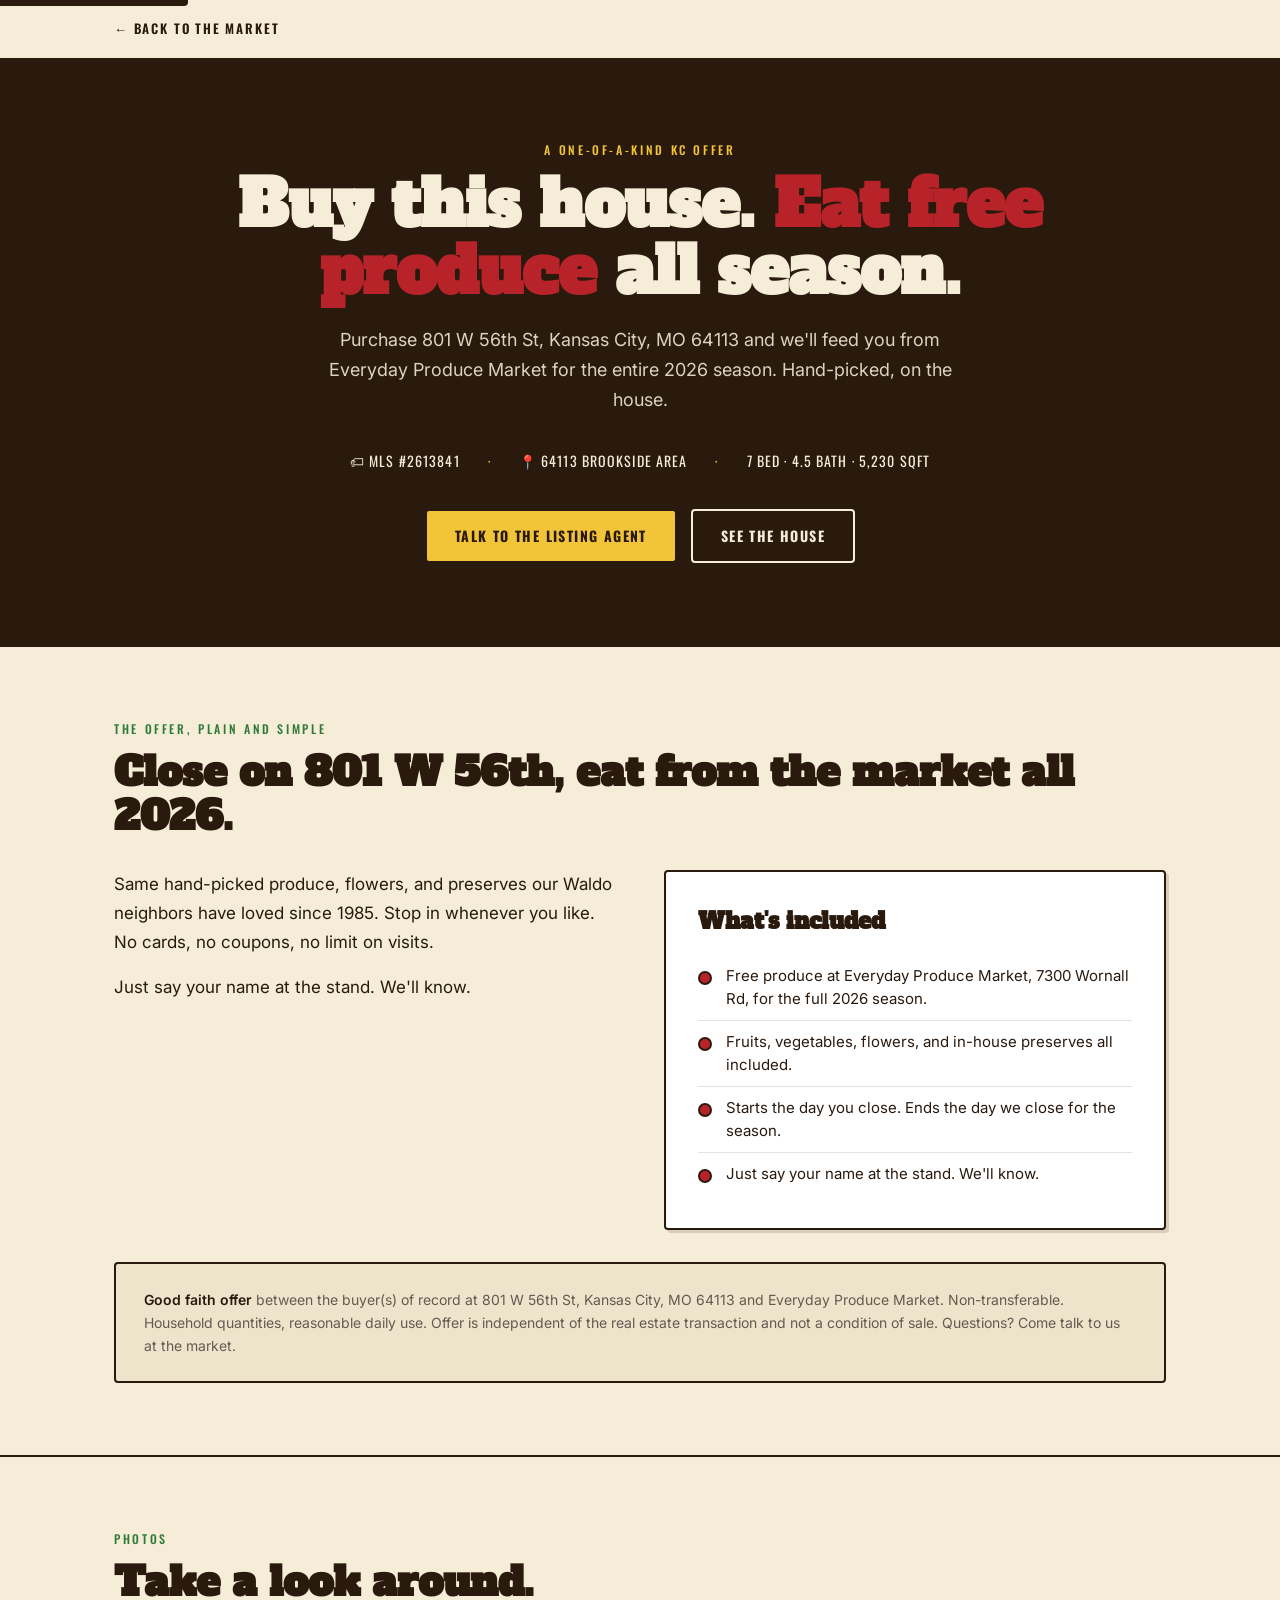
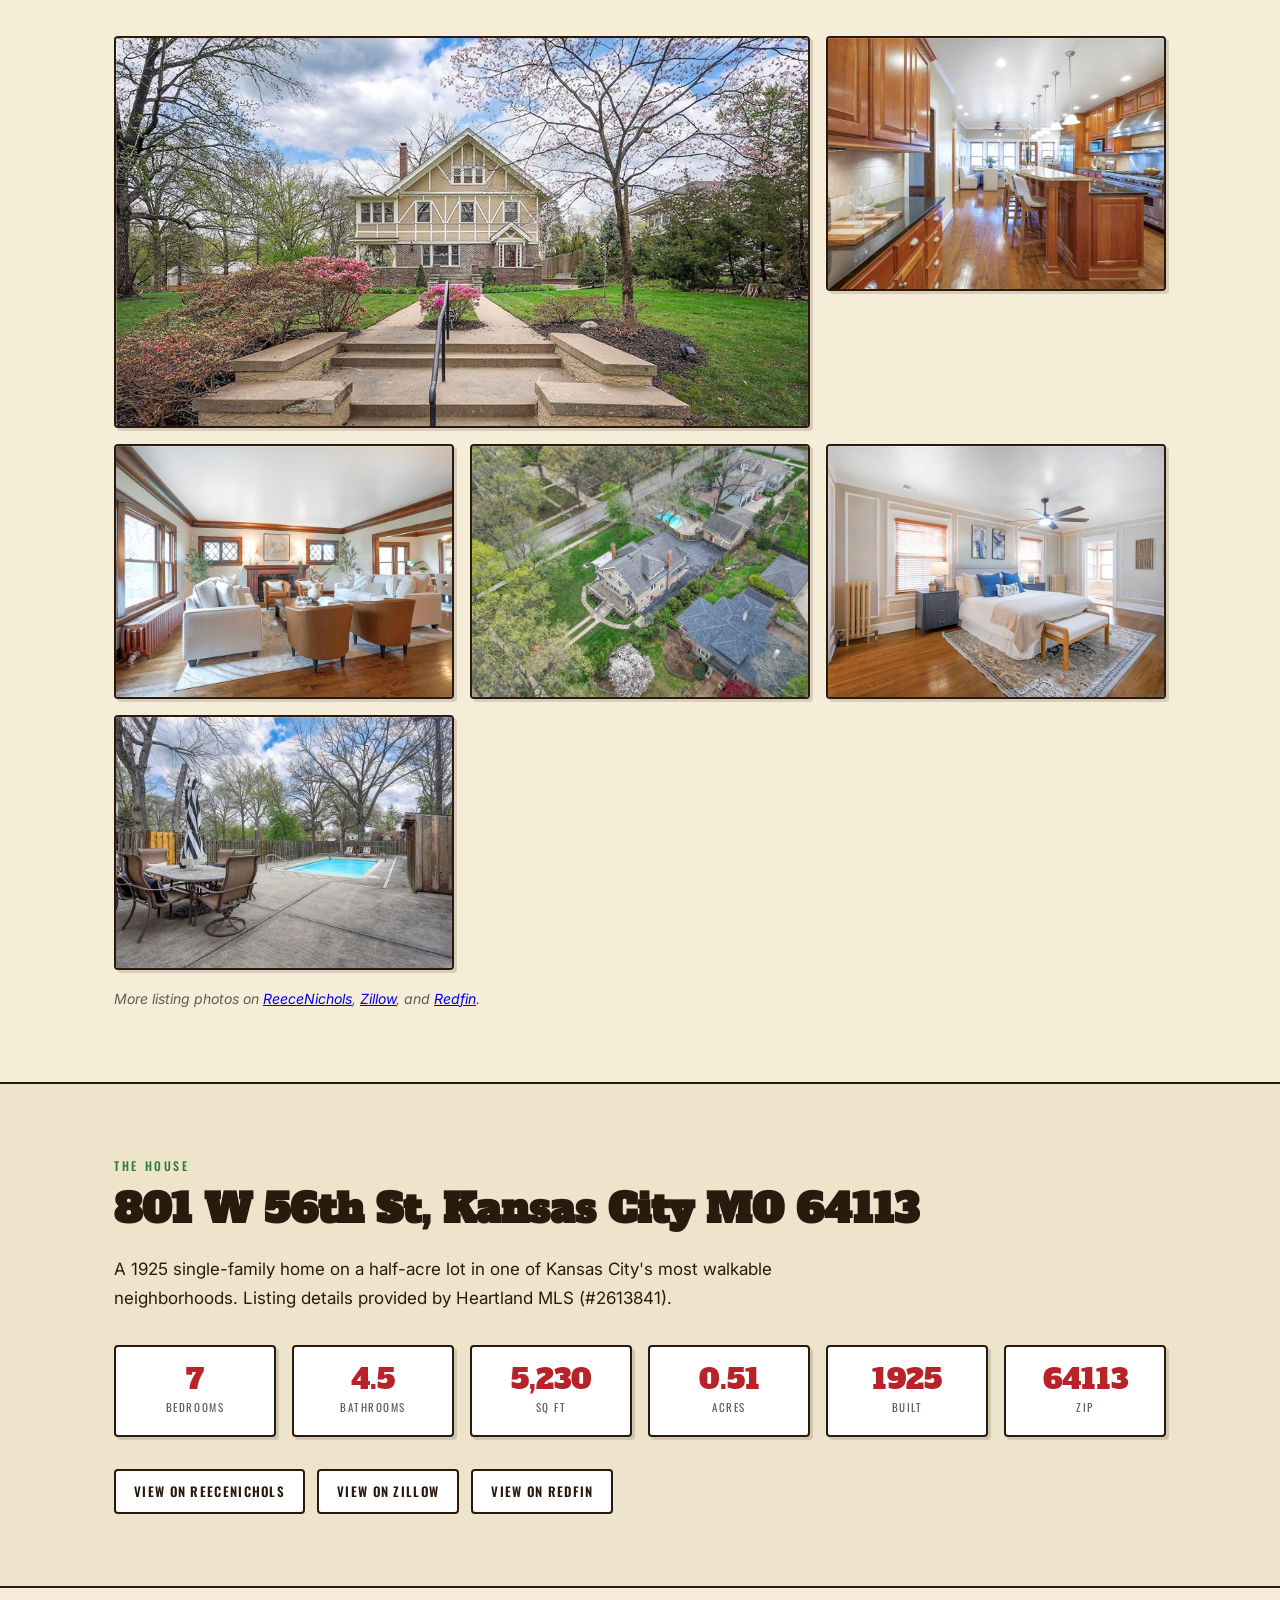
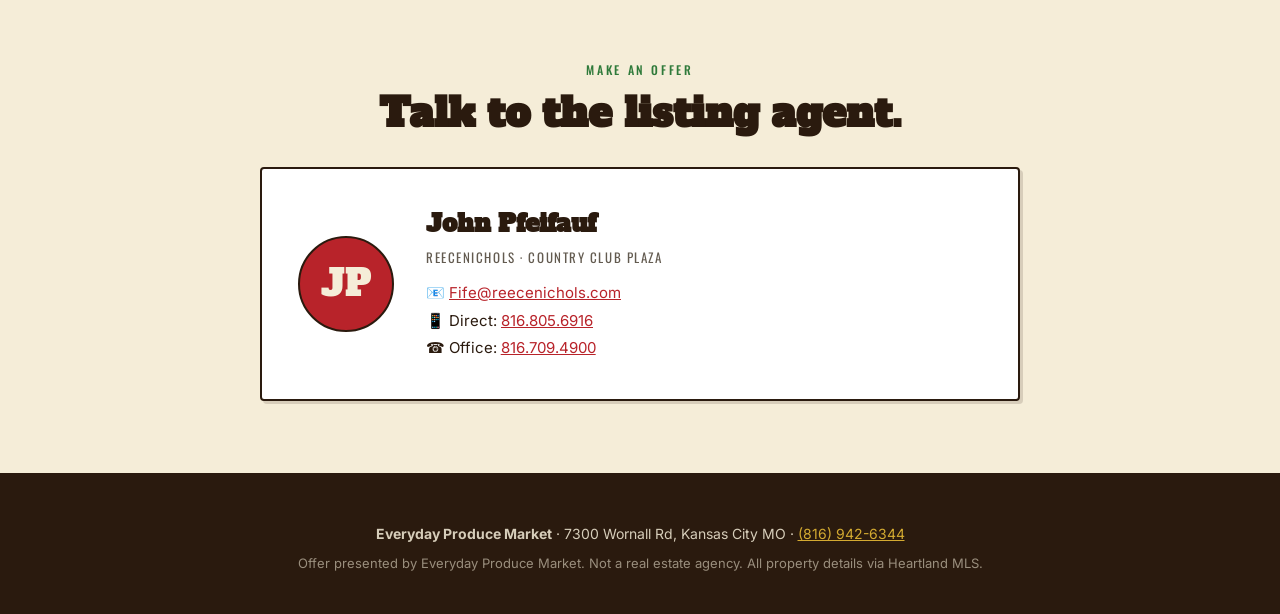
<file: v2/house.html>
<!DOCTYPE html>
<html lang="en">
<head>
  <meta charset="UTF-8">
  <meta name="viewport" content="width=device-width, initial-scale=1.0">
  <title>Buy This House, Eat Free Produce All Season | Everyday Produce Market</title>
  <meta name="description" content="Buy 801 W 56th St (MLS #2613841) and eat free produce at Everyday Produce Market for the entire 2026 season. A one-of-a-kind offer from Waldo's favorite market.">
  <meta name="robots" content="index,follow">
  <meta property="og:title" content="Buy This House, Eat Free Produce All Season">
  <meta property="og:description" content="One-of-a-kind offer: purchase 801 W 56th St, Kansas City MO, and eat free from Everyday Produce Market all 2026 season.">
  <meta property="og:type" content="website">
  <meta property="og:url" content="https://everyday-produce.com/house.html">
  <meta name="theme-color" content="#B8232A">
  <link rel="canonical" href="https://everyday-produce.com/house.html">
  <link rel="icon" href="assets/favicon.svg" type="image/svg+xml">
  <link rel="preconnect" href="https://fonts.googleapis.com">
  <link rel="preconnect" href="https://fonts.gstatic.com" crossorigin>
  <link href="https://fonts.googleapis.com/css2?family=Alfa+Slab+One&family=Oswald:wght@400;500;600;700&family=Inter:wght@400;500;600;700&display=swap" rel="stylesheet">
  <style>
    *, *::before, *::after { box-sizing: border-box; margin: 0; padding: 0; }

    :root {
      --cream: #F5EDD8;
      --cream-mid: #EDE4CB;
      --white: #FFFFFF;
      --red: #B8232A;
      --red-dark: #8F1A20;
      --green: #2F7A3A;
      --green-dark: #1F5228;
      --yellow: #F2C438;
      --yellow-dark: #D4A419;
      --brown: #7A4A28;
      --brown-dark: #5A3518;
      --ink: #2A1A0E;
      --ink-muted: #635B50;
      --shadow: 3px 3px 0 rgba(42, 26, 14, 0.15);
    }

    html { scroll-behavior: smooth; }
    body {
      background: var(--cream); color: var(--ink);
      font-family: 'Inter', system-ui, sans-serif;
      font-weight: 400; line-height: 1.6;
      -webkit-font-smoothing: antialiased;
    }

    .skip-link {
      position: absolute; top: -40px; left: 0; background: var(--ink); color: var(--cream);
      padding: 10px 18px; text-decoration: none; z-index: 100; border-radius: 0 0 4px 0;
    }
    .skip-link:focus { top: 0; }

    .container { max-width: 1100px; margin: 0 auto; padding: 0 24px; }
    .section-pad { padding: 72px 0; }
    @media (max-width: 768px) { .section-pad { padding: 56px 0; } }

    .eyebrow {
      font-family: 'Oswald', sans-serif; font-weight: 500;
      font-size: 12px; text-transform: uppercase; letter-spacing: 0.22em;
      color: var(--green); margin-bottom: 12px;
    }

    /* NAV BACK BAR */
    .nav-back {
      border-bottom: 2px solid var(--ink); background: var(--cream);
      padding: 16px 24px;
    }
    .nav-back a {
      font-family: 'Oswald', sans-serif; font-weight: 600; font-size: 13px;
      text-transform: uppercase; letter-spacing: 0.14em;
      color: var(--ink); text-decoration: none;
    }
    .nav-back a:hover, .nav-back a:focus { color: var(--red); }

    /* HERO */
    #hero {
      background: var(--ink); color: var(--cream);
      padding: 80px 24px; text-align: center;
      border-bottom: 2px solid var(--ink);
    }
    #hero .eyebrow { color: var(--yellow); }
    #hero h1 {
      font-family: 'Alfa Slab One', serif;
      font-size: clamp(36px, 6vw, 64px); line-height: 1.05;
      margin: 10px auto 20px; max-width: 900px;
    }
    #hero .red-accent { color: var(--red); }
    #hero .lede {
      font-size: 18px; max-width: 640px; margin: 0 auto 36px;
      opacity: 0.88; line-height: 1.65;
    }
    .hero-meta {
      display: flex; flex-wrap: wrap; justify-content: center; gap: 28px;
      margin-bottom: 36px; font-family: 'Oswald', sans-serif;
      font-size: 14px; letter-spacing: 0.08em; text-transform: uppercase;
    }
    .hero-meta .dot { color: var(--yellow); }
    .hero-ctas { display: flex; flex-wrap: wrap; justify-content: center; gap: 14px; }
    .btn-primary, .btn-secondary {
      display: inline-block; padding: 14px 28px; border-radius: 4px;
      font-family: 'Oswald', sans-serif; font-weight: 700; font-size: 14px;
      letter-spacing: 0.1em; text-transform: uppercase; text-decoration: none;
      border: 2px solid var(--ink); transition: background 0.15s, color 0.15s, transform 0.15s;
    }
    .btn-primary { background: var(--yellow); color: var(--ink); }
    .btn-primary:hover, .btn-primary:focus { background: var(--red); color: var(--cream); }
    .btn-secondary { background: transparent; color: var(--cream); border-color: var(--cream); }
    .btn-secondary:hover, .btn-secondary:focus { background: var(--cream); color: var(--ink); border-color: var(--cream); }

    /* SECTION HEADINGS */
    .section-h2 {
      font-family: 'Alfa Slab One', serif;
      font-size: clamp(26px, 3.8vw, 40px); line-height: 1.1;
      margin: 8px 0 24px; color: var(--ink);
    }

    /* OFFER */
    #offer { border-top: 2px solid var(--ink); background: var(--cream); }
    .offer-grid {
      display: grid; grid-template-columns: 1fr 1fr; gap: 48px; align-items: start;
      margin-top: 32px;
    }
    @media (max-width: 768px) { .offer-grid { grid-template-columns: 1fr; gap: 32px; } }
    .offer-copy p { font-size: 17px; line-height: 1.7; margin-bottom: 16px; }
    .offer-card {
      background: var(--white); border: 2px solid var(--ink); border-radius: 4px;
      padding: 32px; box-shadow: var(--shadow);
    }
    .offer-card h3 {
      font-family: 'Alfa Slab One', serif; font-size: 22px;
      margin-bottom: 16px;
    }
    .offer-card ul {
      list-style: none; padding: 0; margin: 0;
    }
    .offer-card li {
      padding: 10px 0 10px 28px; position: relative;
      font-size: 15px; line-height: 1.5;
      border-top: 1px solid rgba(42,26,14,0.12);
    }
    .offer-card li:first-child { border-top: none; }
    .offer-card li::before {
      content: ''; position: absolute; left: 0; top: 16px;
      width: 14px; height: 14px; border-radius: 50%;
      background: var(--red); border: 2px solid var(--ink);
    }

    /* FINE PRINT */
    .fine-print {
      background: var(--cream-mid); border: 2px solid var(--ink); border-radius: 4px;
      padding: 24px 28px; margin-top: 32px;
      font-size: 14px; line-height: 1.65; color: var(--ink-muted);
    }
    .fine-print strong { color: var(--ink); font-weight: 600; }

    /* PHOTOS */
    #photos { border-top: 2px solid var(--ink); background: var(--cream); }
    .photo-grid {
      display: grid; grid-template-columns: repeat(3, 1fr); gap: 16px;
      margin-top: 32px;
    }
    @media (max-width: 900px) { .photo-grid { grid-template-columns: repeat(2, 1fr); } }
    @media (max-width: 540px) { .photo-grid { grid-template-columns: 1fr; } }
    .photo-item {
      border: 2px solid var(--ink); border-radius: 4px;
      box-shadow: var(--shadow); overflow: hidden;
      background: var(--cream-mid); aspect-ratio: 4/3;
    }
    .photo-item.large { grid-column: span 2; aspect-ratio: 16/9; }
    @media (max-width: 540px) { .photo-item.large { grid-column: span 1; aspect-ratio: 4/3; } }
    .photo-item img { width: 100%; height: 100%; object-fit: cover; display: block; }
    .photos-note {
      margin-top: 18px; font-size: 14px; color: var(--ink-muted);
      font-style: italic;
    }

    /* HOUSE */
    #house { border-top: 2px solid var(--ink); background: var(--cream-mid); }
    .house-stat-row {
      display: grid; grid-template-columns: repeat(6, 1fr);
      gap: 16px; margin: 32px 0;
    }
    @media (max-width: 900px) { .house-stat-row { grid-template-columns: repeat(3, 1fr); } }
    @media (max-width: 520px) { .house-stat-row { grid-template-columns: repeat(2, 1fr); } }
    .house-stat {
      background: var(--white); border: 2px solid var(--ink); border-radius: 4px;
      padding: 18px 16px; text-align: center; box-shadow: var(--shadow);
    }
    .house-stat .num {
      font-family: 'Alfa Slab One', serif; font-size: 28px;
      color: var(--red); line-height: 1; display: block;
    }
    .house-stat .label {
      font-family: 'Oswald', sans-serif; font-size: 11px;
      text-transform: uppercase; letter-spacing: 0.14em;
      color: var(--ink-muted); margin-top: 6px; display: block;
    }
    .house-blurb { font-size: 17px; line-height: 1.7; max-width: 700px; margin-bottom: 24px; }
    .listing-links {
      display: flex; flex-wrap: wrap; gap: 12px; margin-top: 8px;
    }
    .listing-links a {
      font-family: 'Oswald', sans-serif; font-weight: 600;
      font-size: 13px; letter-spacing: 0.1em; text-transform: uppercase;
      color: var(--ink); text-decoration: none;
      padding: 10px 18px; border: 2px solid var(--ink); border-radius: 4px;
      background: var(--white); transition: background 0.15s, color 0.15s;
    }
    .listing-links a:hover, .listing-links a:focus {
      background: var(--ink); color: var(--cream);
    }

    /* AGENT */
    #agent { border-top: 2px solid var(--ink); background: var(--cream); }
    .agent-card {
      background: var(--white); border: 2px solid var(--ink); border-radius: 4px;
      padding: 36px; box-shadow: var(--shadow);
      display: grid; grid-template-columns: auto 1fr; gap: 32px; align-items: center;
      max-width: 760px; margin: 32px auto 0;
    }
    @media (max-width: 640px) {
      .agent-card { grid-template-columns: 1fr; gap: 20px; text-align: center; }
    }
    .agent-mark {
      width: 96px; height: 96px; border-radius: 50%;
      background: var(--red); color: var(--cream);
      border: 2px solid var(--ink);
      display: flex; align-items: center; justify-content: center;
      font-family: 'Alfa Slab One', serif; font-size: 36px;
    }
    .agent-info h3 {
      font-family: 'Alfa Slab One', serif; font-size: 24px;
      margin-bottom: 4px;
    }
    .agent-info .firm {
      font-family: 'Oswald', sans-serif; font-size: 13px;
      text-transform: uppercase; letter-spacing: 0.12em;
      color: var(--ink-muted); margin-bottom: 14px;
    }
    .agent-info p { font-size: 15px; line-height: 1.55; margin-bottom: 4px; }
    .agent-info a { color: var(--red); text-decoration: underline; }
    .agent-info a:hover, .agent-info a:focus { color: var(--ink); }

    /* FOOTER */
    footer {
      background: var(--ink); color: var(--cream);
      padding: 48px 24px 32px; text-align: center;
      border-top: 2px solid var(--ink);
    }
    footer p { font-size: 14px; line-height: 1.6; opacity: 0.85; margin-bottom: 8px; }
    footer .dim { opacity: 0.55; font-size: 13px; }
    footer a { color: var(--yellow); text-decoration: underline; }
    footer a:hover, footer a:focus { color: var(--cream); }

    ::selection { background: var(--yellow); color: var(--ink); }
  </style>
</head>
<body>

  <a class="skip-link" href="#main">Skip to main content</a>

  <!-- NAV BACK -->
  <div class="nav-back">
    <div class="container">
      <a href="../">&larr; Back to the market</a>
    </div>
  </div>

  <main id="main">

    <!-- HERO -->
    <section id="hero" aria-label="The offer">
      <p class="eyebrow">A one-of-a-kind KC offer</p>
      <h1>Buy this house. <span class="red-accent">Eat free produce</span> all season.</h1>
      <p class="lede">Purchase 801 W 56th St, Kansas City, MO 64113 and we'll feed you from Everyday Produce Market for the entire 2026 season. Hand-picked, on the house.</p>
      <div class="hero-meta">
        <span>&#127991; MLS #2613841</span>
        <span class="dot">&middot;</span>
        <span>&#128205; 64113 Brookside area</span>
        <span class="dot">&middot;</span>
        <span>7 bed &middot; 4.5 bath &middot; 5,230 sqft</span>
      </div>
      <div class="hero-ctas">
        <a href="#agent" class="btn-primary">Talk to the listing agent</a>
        <a href="#photos" class="btn-secondary">See the house</a>
      </div>
    </section>

    <!-- THE OFFER -->
    <section id="offer" class="section-pad" aria-labelledby="offer-h2">
      <div class="container">
        <p class="eyebrow">The offer, plain and simple</p>
        <h2 id="offer-h2" class="section-h2">Close on 801 W 56th, eat from the market all 2026.</h2>

        <div class="offer-grid">
          <div class="offer-copy">
            <p>Same hand-picked produce, flowers, and preserves our Waldo neighbors have loved since 1985. Stop in whenever you like. No cards, no coupons, no limit on visits.</p>
            <p>Just say your name at the stand. We'll know.</p>
          </div>

          <div class="offer-card">
            <h3>What's included</h3>
            <ul>
              <li>Free produce at Everyday Produce Market, 7300 Wornall Rd, for the full 2026 season.</li>
              <li>Fruits, vegetables, flowers, and in-house preserves all included.</li>
              <li>Starts the day you close. Ends the day we close for the season.</li>
              <li>Just say your name at the stand. We'll know.</li>
            </ul>
          </div>
        </div>

        <div class="fine-print">
          <strong>Good faith offer</strong> between the buyer(s) of record at 801 W 56th St, Kansas City, MO 64113 and Everyday Produce Market. Non-transferable. Household quantities, reasonable daily use. Offer is independent of the real estate transaction and not a condition of sale. Questions? Come talk to us at the market.
        </div>
      </div>
    </section>

    <!-- PHOTOS -->
    <section id="photos" class="section-pad" aria-labelledby="photos-h2">
      <div class="container">
        <p class="eyebrow">Photos</p>
        <h2 id="photos-h2" class="section-h2">Take a look around.</h2>

        <div class="photo-grid">
          <div class="photo-item large">
            <img src="../photos/house/01.jpg" alt="Front of the house from the street" loading="lazy" width="1200" height="675">
          </div>
          <div class="photo-item">
            <img src="../photos/house/02.jpg" alt="Kitchen" loading="lazy" width="800" height="600">
          </div>
          <div class="photo-item">
            <img src="../photos/house/03.jpg" alt="Living room" loading="lazy" width="800" height="600">
          </div>
          <div class="photo-item">
            <img src="../photos/house/04.jpg" alt="Backyard" loading="lazy" width="800" height="600">
          </div>
          <div class="photo-item">
            <img src="../photos/house/05.jpg" alt="Primary bedroom" loading="lazy" width="800" height="600">
          </div>
          <div class="photo-item">
            <img src="../photos/house/06.jpg" alt="Interior detail" loading="lazy" width="800" height="600">
          </div>
        </div>

        <p class="photos-note">More listing photos on <a href="https://www.reecenichols.com/realestate/details/79629327/801-w-56th-street-kansas-city-mo-64113" target="_blank" rel="noopener">ReeceNichols</a>, <a href="https://www.zillow.com/homedetails/801-W-56th-St-Kansas-City-MO-64113/2353145_zpid/" target="_blank" rel="noopener">Zillow</a>, and <a href="https://www.redfin.com/MO/Kansas-City/801-W-56th-St-64113/home/93165002" target="_blank" rel="noopener">Redfin</a>.</p>
      </div>
    </section>

    <!-- THE HOUSE -->
    <section id="house" class="section-pad" aria-labelledby="house-h2">
      <div class="container">
        <p class="eyebrow">The house</p>
        <h2 id="house-h2" class="section-h2">801 W 56th St, Kansas City MO 64113</h2>
        <p class="house-blurb">A 1925 single-family home on a half-acre lot in one of Kansas City's most walkable neighborhoods. Listing details provided by Heartland MLS (#2613841).</p>

        <div class="house-stat-row">
          <div class="house-stat"><span class="num">7</span><span class="label">Bedrooms</span></div>
          <div class="house-stat"><span class="num">4.5</span><span class="label">Bathrooms</span></div>
          <div class="house-stat"><span class="num">5,230</span><span class="label">Sq ft</span></div>
          <div class="house-stat"><span class="num">0.51</span><span class="label">Acres</span></div>
          <div class="house-stat"><span class="num">1925</span><span class="label">Built</span></div>
          <div class="house-stat"><span class="num">64113</span><span class="label">Zip</span></div>
        </div>

        <div class="listing-links">
          <a href="https://www.reecenichols.com/realestate/details/79629327/801-w-56th-street-kansas-city-mo-64113" target="_blank" rel="noopener">View on ReeceNichols</a>
          <a href="https://www.zillow.com/homedetails/801-W-56th-St-Kansas-City-MO-64113/2353145_zpid/" target="_blank" rel="noopener">View on Zillow</a>
          <a href="https://www.redfin.com/MO/Kansas-City/801-W-56th-St-64113/home/93165002" target="_blank" rel="noopener">View on Redfin</a>
        </div>
      </div>
    </section>

    <!-- AGENT -->
    <section id="agent" class="section-pad" aria-labelledby="agent-h2">
      <div class="container">
        <p class="eyebrow" style="text-align: center;">Make an offer</p>
        <h2 id="agent-h2" class="section-h2" style="text-align: center;">Talk to the listing agent.</h2>

        <div class="agent-card">
          <div class="agent-mark" aria-hidden="true">JP</div>
          <div class="agent-info">
            <h3>John Pfeifauf</h3>
            <p class="firm">ReeceNichols &middot; Country Club Plaza</p>
            <p>&#128231; <a href="mailto:Fife@reecenichols.com">Fife@reecenichols.com</a></p>
            <p>&#128241; Direct: <a href="tel:+18168056916">816.805.6916</a></p>
            <p>&#9742;&#65039; Office: <a href="tel:+18167094900">816.709.4900</a></p>
          </div>
        </div>
      </div>
    </section>

  </main>

  <footer>
    <p><strong>Everyday Produce Market</strong> &middot; 7300 Wornall Rd, Kansas City MO &middot; <a href="tel:+18169426344">(816) 942-6344</a></p>
    <p class="dim">Offer presented by Everyday Produce Market. Not a real estate agency. All property details via Heartland MLS.</p>
  </footer>

</body>
</html>
</file>
